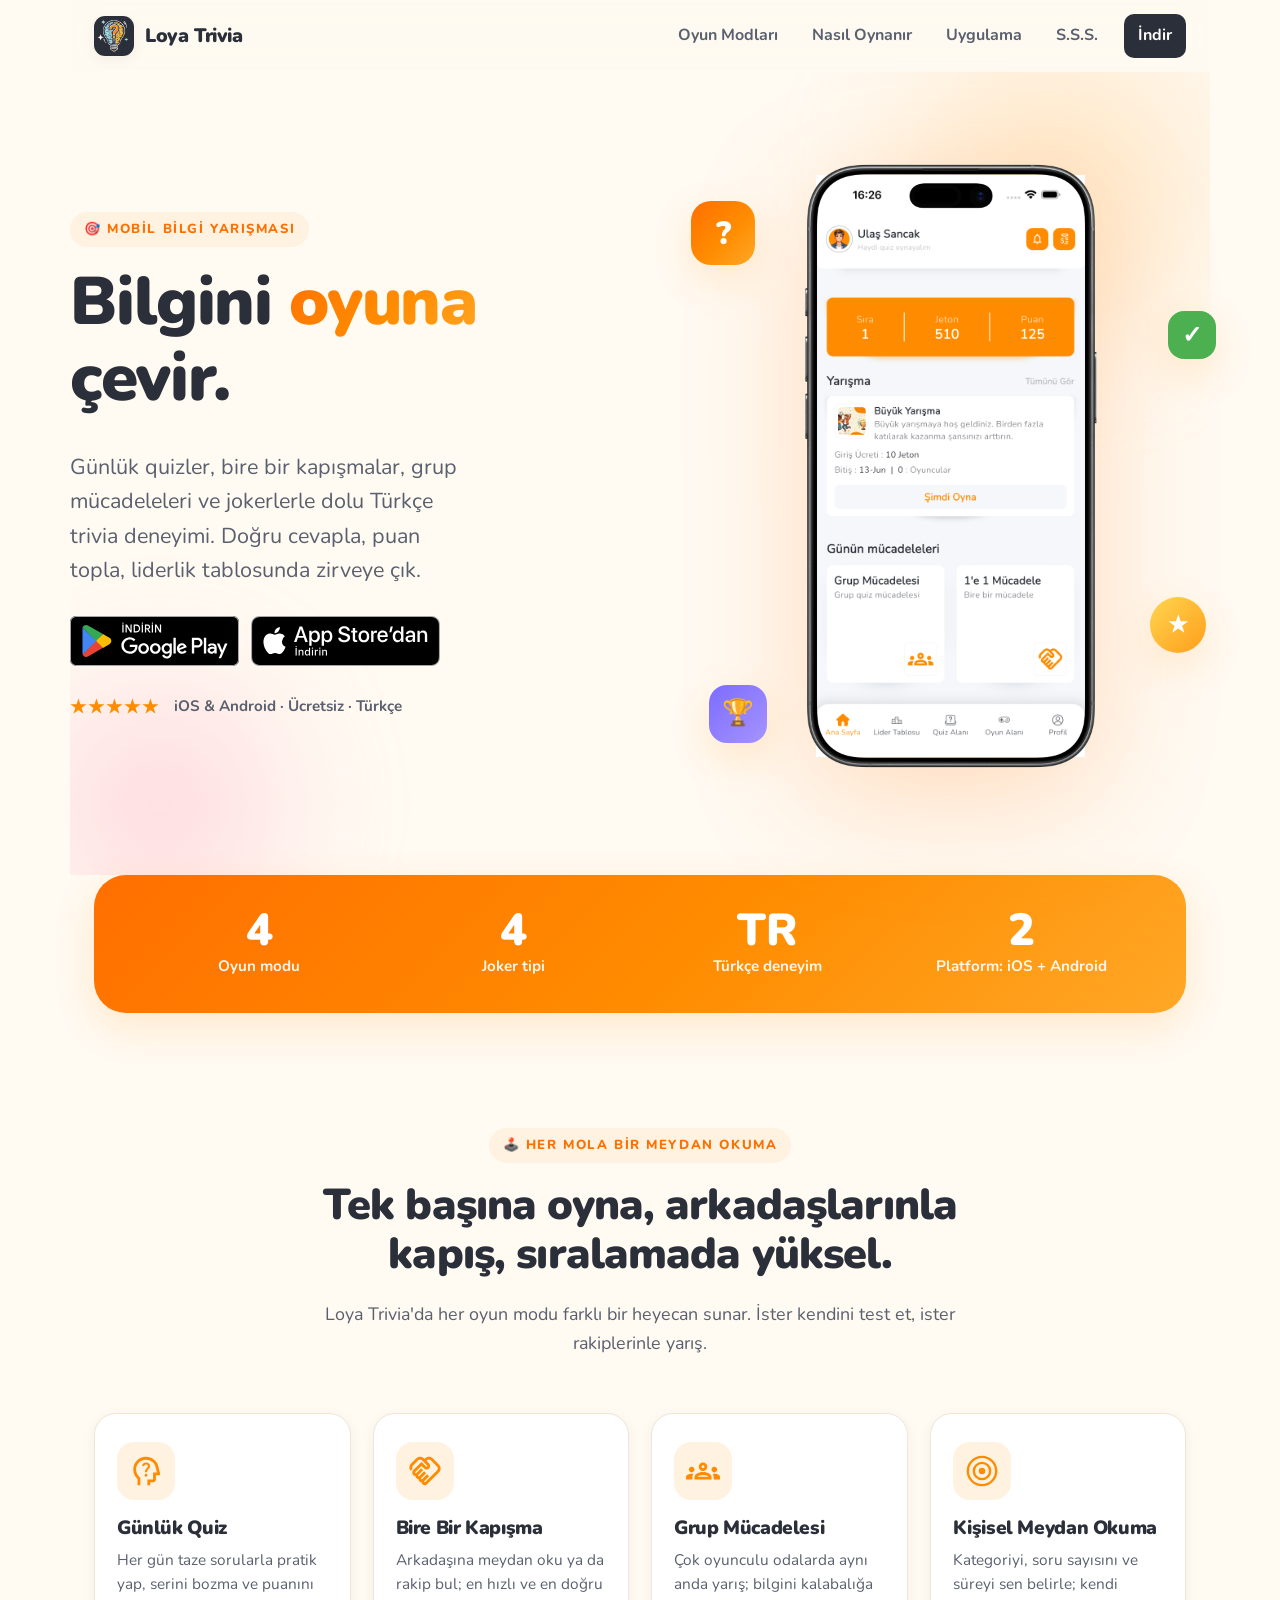
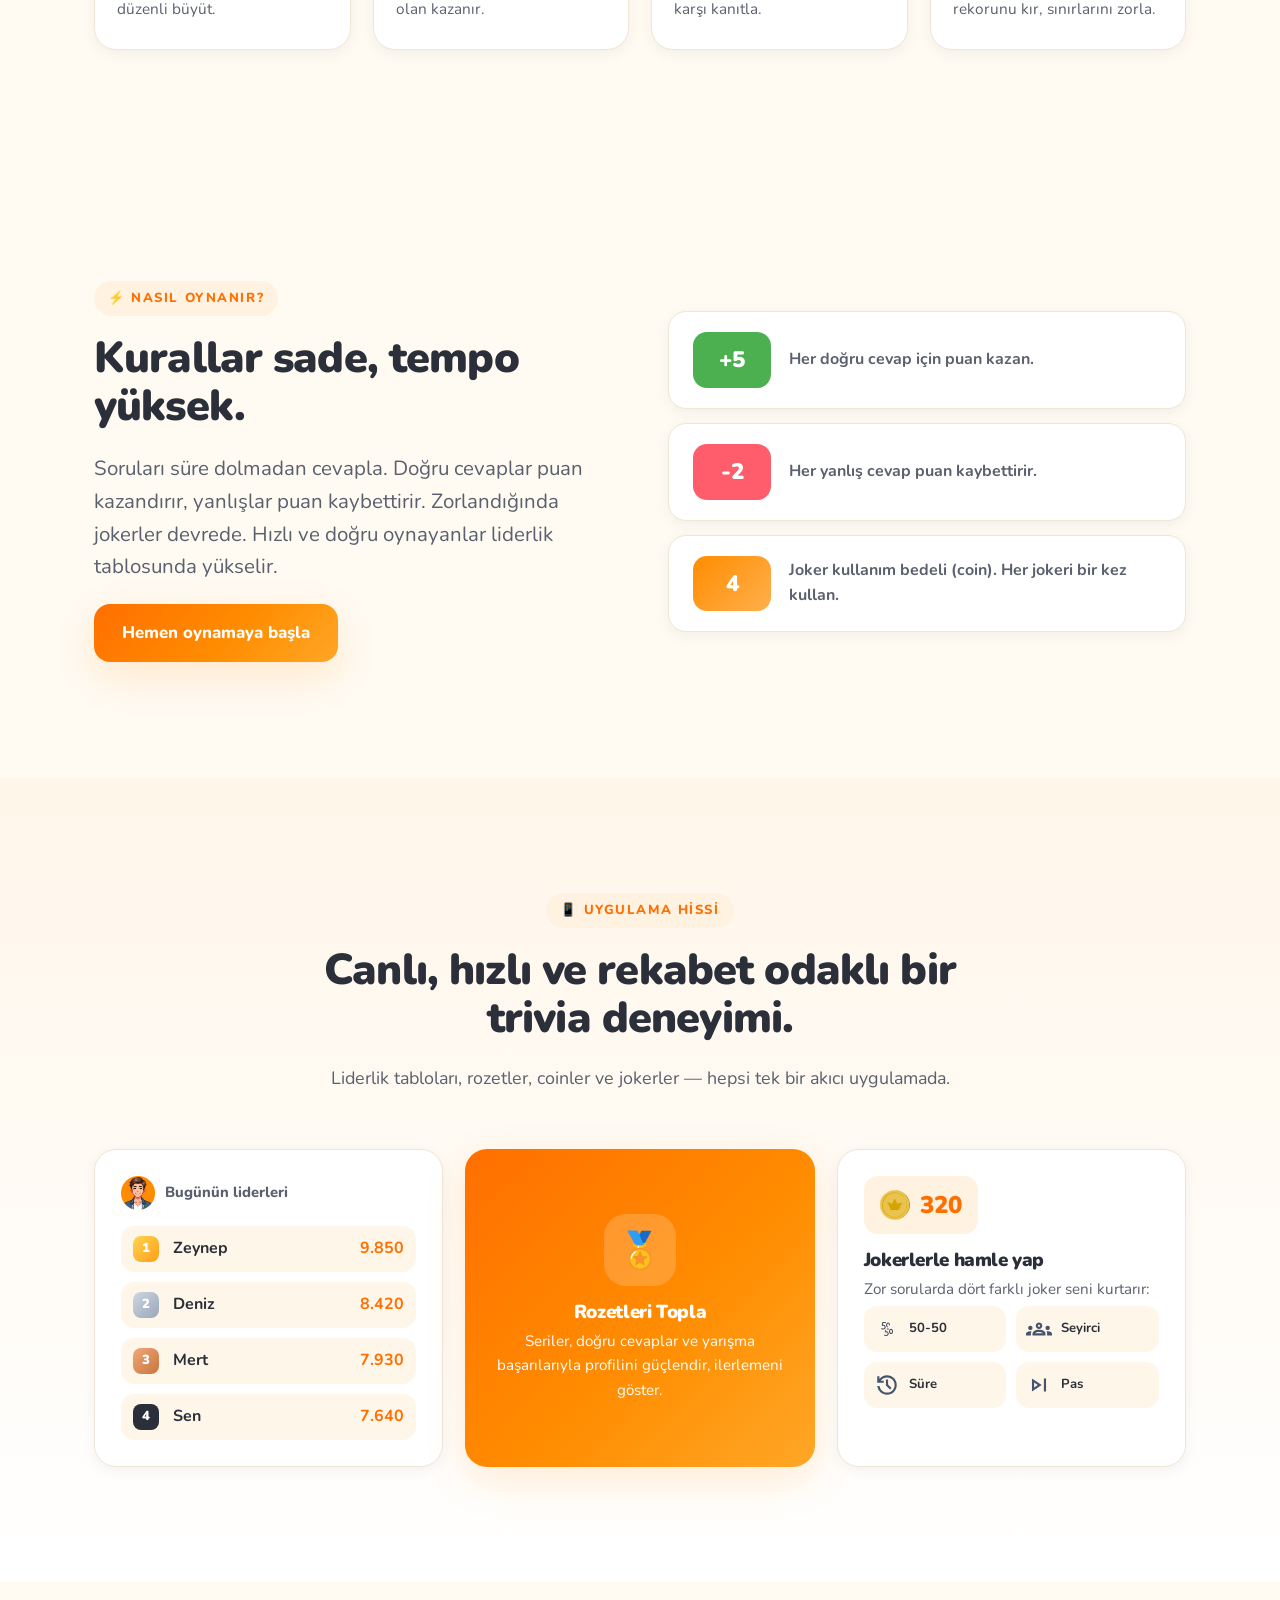
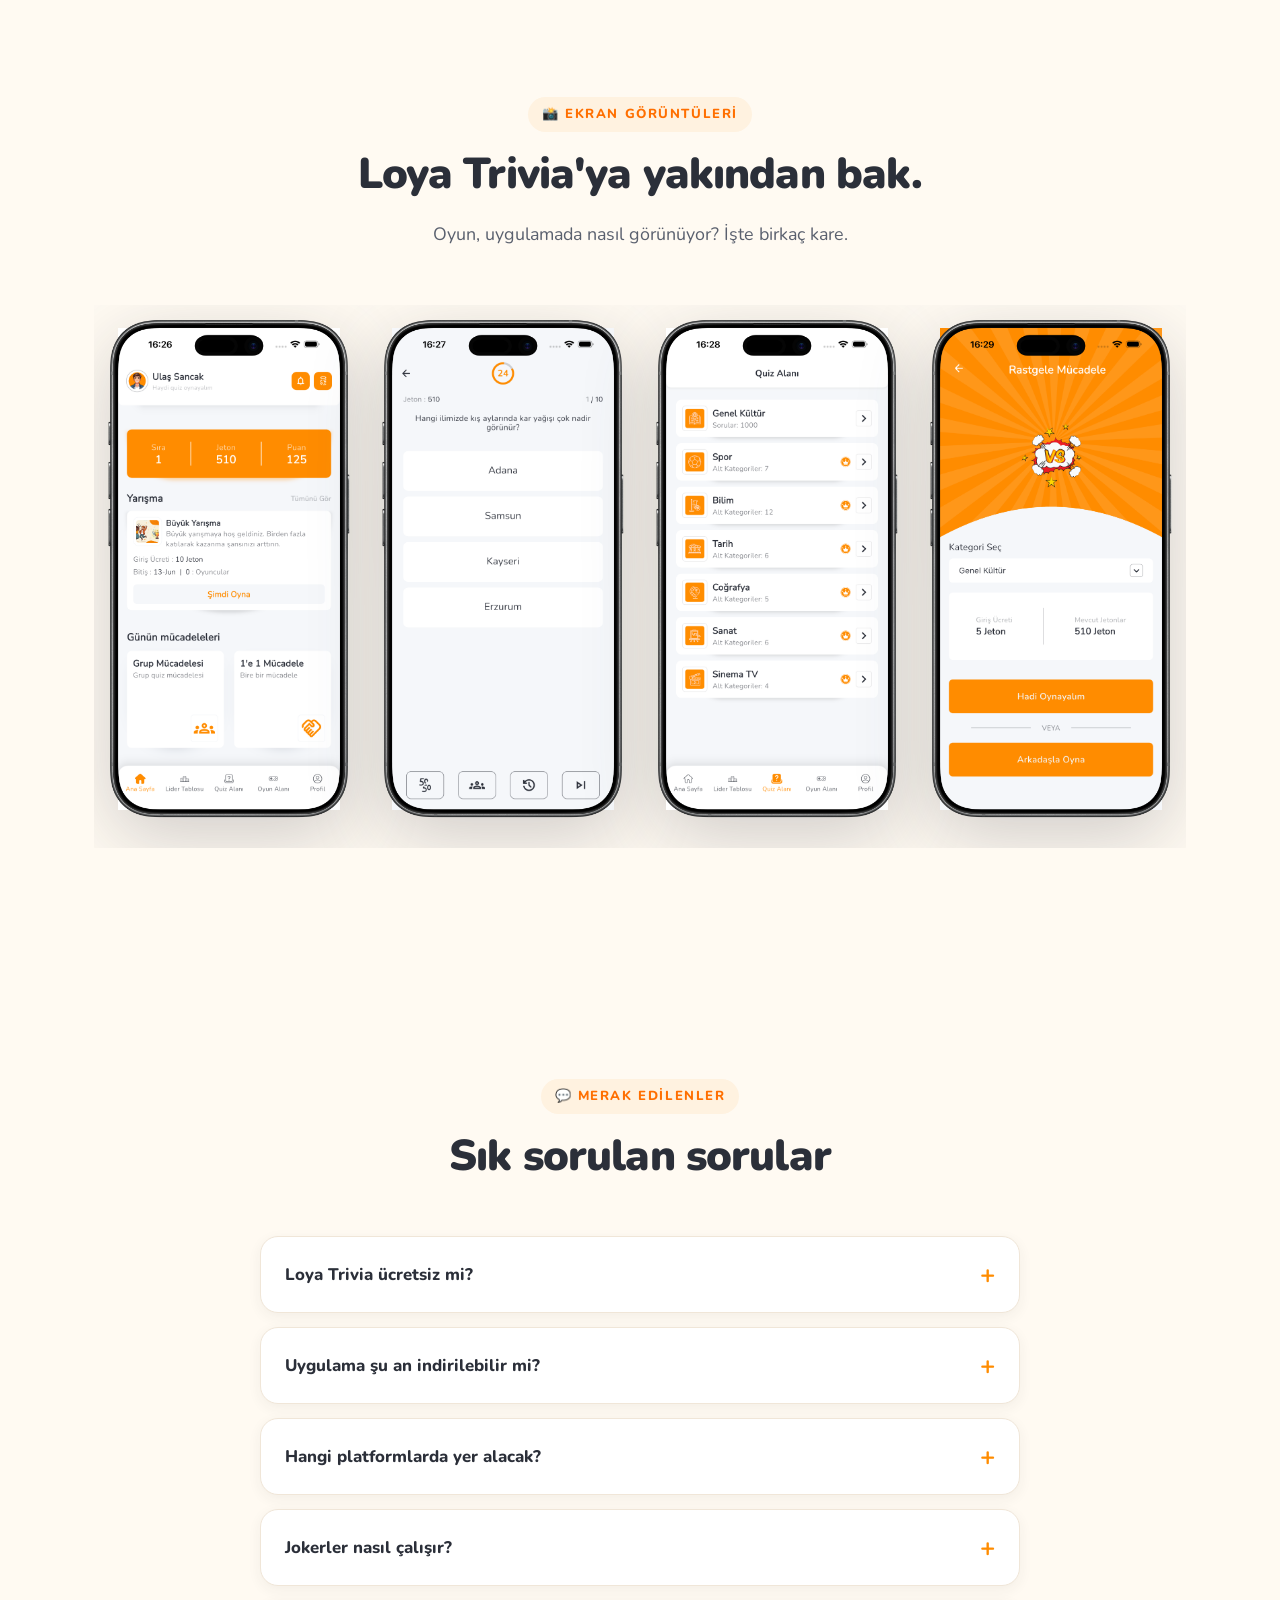
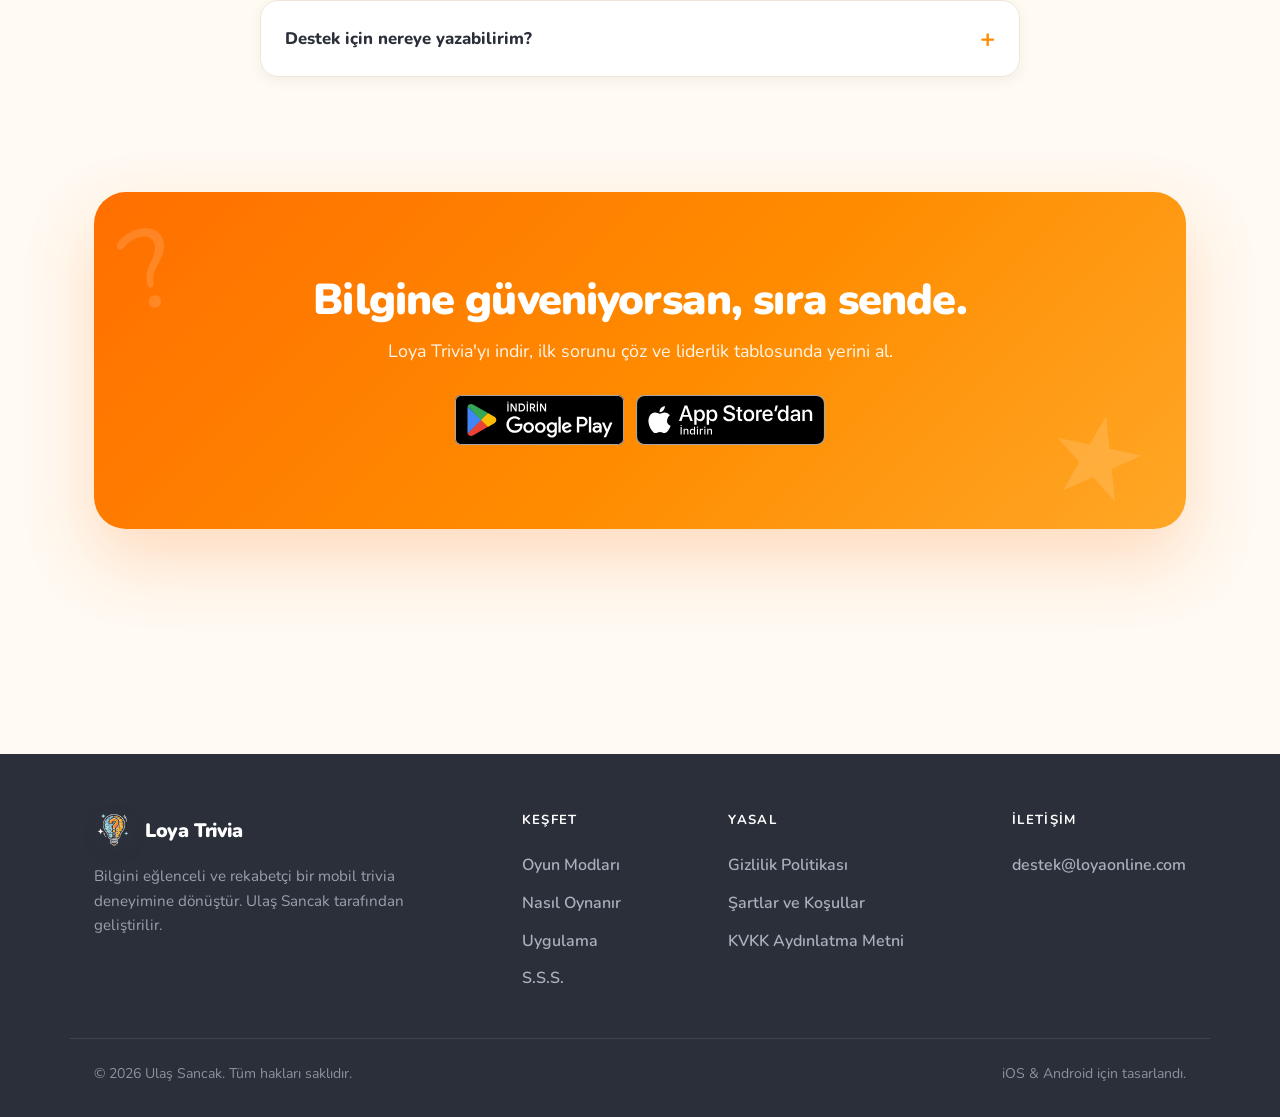
<file: index.html>
<!doctype html>
<html lang="tr">
  <head>
    <meta charset="utf-8" />
    <meta name="viewport" content="width=device-width, initial-scale=1" />
    <title>Loya Trivia | Mobil Bilgi Yarışması Oyunu</title>
    <meta
      name="description"
      content="Loya Trivia ile günlük quizler çöz, arkadaşlarınla bire bir kapış, grup mücadelelerine katıl, jokerlerle hamle yap ve liderlik tablosunda yüksel. iOS ve Android için Türkçe trivia oyunu."
    />
    <meta name="theme-color" content="#ff8c00" />

    <!-- Open Graph -->
    <meta property="og:title" content="Loya Trivia — Mobil Bilgi Yarışması" />
    <meta
      property="og:description"
      content="Bilgini eğlenceli ve rekabetçi bir mobil trivia deneyimine dönüştür."
    />
    <meta property="og:type" content="website" />
    <meta property="og:url" content="https://loyaonline.com/" />
    <meta property="og:image" content="assets/img/app-icon.png" />
    <meta property="og:locale" content="tr_TR" />
    <meta name="twitter:card" content="summary_large_image" />

    <link rel="canonical" href="https://loyaonline.com/" />
    <link rel="icon" type="image/png" href="favicon/favicon-96x96.png" sizes="96x96" />
    <link rel="icon" type="image/svg+xml" href="favicon/favicon.svg" />
    <link rel="shortcut icon" href="favicon/favicon.ico" />
    <link rel="apple-touch-icon" sizes="180x180" href="favicon/apple-touch-icon.png" />
    <meta name="apple-mobile-web-app-title" content="Loya Trivia" />
    <link rel="manifest" href="favicon/site.webmanifest" />

    <!-- Fonts (Nunito — same as the app) -->
    <link rel="preconnect" href="https://fonts.googleapis.com" />
    <link rel="preconnect" href="https://fonts.gstatic.com" crossorigin />
    <link
      href="https://fonts.googleapis.com/css2?family=Nunito:wght@400;600;700;800;900&display=swap"
      rel="stylesheet"
    />
    <link rel="stylesheet" href="assets/css/styles.css" />

    <!-- Structured data -->
    <script type="application/ld+json">
      {
        "@context": "https://schema.org",
        "@type": "MobileApplication",
        "name": "Loya Trivia",
        "operatingSystem": "ANDROID, IOS",
        "applicationCategory": "GameApplication",
        "offers": { "@type": "Offer", "price": "0", "priceCurrency": "TRY" },
        "publisher": { "@type": "Organization", "name": "Loya Online" }
      }
    </script>
  </head>
  <body>
    <header class="site-header" data-header>
      <a class="brand" href="index.html" aria-label="Loya Trivia ana sayfa">
        <img src="assets/img/app-icon.png" alt="Loya Trivia logo" />
        <span data-app-name>Loya Trivia</span>
      </a>
      <button
        class="nav-toggle"
        type="button"
        aria-label="Menüyü aç/kapat"
        aria-expanded="false"
        data-nav-toggle
      >
        <span></span><span></span><span></span>
      </button>
      <nav class="site-nav" data-nav>
        <a href="#modlar">Oyun Modları</a>
        <a href="#nasil">Nasıl Oynanır</a>
        <a href="#uygulama">Uygulama</a>
        <a href="#sss">S.S.S.</a>
        <a class="nav-cta" href="#indir">İndir</a>
      </nav>
    </header>

    <main>
      <!-- ============================================================ HERO -->
      <section class="hero wrap" id="indir">
        <div class="hero-bg" aria-hidden="true">
          <span class="blob blob-1"></span>
          <span class="blob blob-2"></span>
        </div>

        <div class="hero-copy">
          <p class="eyebrow">🎯 Mobil bilgi yarışması</p>
          <h1>Bilgini <span class="hl">oyuna</span> çevir.</h1>
          <p class="hero-lead">
            Günlük quizler, bire bir kapışmalar, grup mücadeleleri ve
            jokerlerle dolu Türkçe trivia deneyimi. Doğru cevapla, puan topla,
            liderlik tablosunda zirveye çık.
          </p>

          <div class="store-row">
            <a
              class="store-badge store-badge--google"
              href="#indir"
              data-store="googlePlay"
              aria-label="Google Play'den indir"
            >
              <img src="assets/img/badge-google-play.svg" alt="Google Play'den indir" />
            </a>
            <a
              class="store-badge store-badge--apple"
              href="#indir"
              data-store="appStore"
              aria-label="App Store'dan indir"
            >
              <img src="assets/img/badge-app-store.svg" alt="App Store'dan indir" />
            </a>
          </div>

          <div class="rating-row">
            <span class="stars" aria-hidden="true">★★★★★</span>
            <span>iOS &amp; Android · Ücretsiz · Türkçe</span>
          </div>
        </div>

        <div class="phone-stage" aria-label="Loya Trivia uygulama önizlemesi">
          <span class="spark spark-q" aria-hidden="true">?</span>
          <span class="spark spark-coin" aria-hidden="true">★</span>
          <span class="spark spark-badge" aria-hidden="true">🏆</span>
          <span class="spark spark-check" aria-hidden="true">✓</span>
          <div class="device device--hero" data-hero-device></div>
        </div>
      </section>

      <!-- =========================================================== STATS -->
      <section class="section" style="padding-top: 0">
        <div class="wrap">
          <div class="stats-strip reveal">
            <div>
              <strong data-stat-modes>4</strong>
              <span>Oyun modu</span>
            </div>
            <div>
              <strong data-stat-jokers>4</strong>
              <span>Joker tipi</span>
            </div>
            <div>
              <strong>TR</strong>
              <span>Türkçe deneyim</span>
            </div>
            <div>
              <strong>2</strong>
              <span>Platform: iOS + Android</span>
            </div>
          </div>
        </div>
      </section>

      <!-- =========================================================== MODES -->
      <section class="section" id="modlar" style="padding-top: 0">
        <div class="wrap">
          <div class="section-heading reveal">
            <p class="eyebrow">🕹️ Her mola bir meydan okuma</p>
            <h2>Tek başına oyna, arkadaşlarınla kapış, sıralamada yüksel.</h2>
            <p class="lead">
              Loya Trivia'da her oyun modu farklı bir heyecan sunar. İster
              kendini test et, ister rakiplerinle yarış.
            </p>
          </div>

          <div class="feature-grid">
            <article class="feature-card reveal">
              <div class="feature-icon">
                <img src="assets/img/icons/daily-quiz.svg" alt="" />
              </div>
              <h3>Günlük Quiz</h3>
              <p>
                Her gün taze sorularla pratik yap, serini bozma ve puanını
                düzenli büyüt.
              </p>
            </article>
            <article class="feature-card reveal">
              <div class="feature-icon">
                <img src="assets/img/icons/one-vs-one.svg" alt="" />
              </div>
              <h3>Bire Bir Kapışma</h3>
              <p>
                Arkadaşına meydan oku ya da rakip bul; en hızlı ve en doğru olan
                kazanır.
              </p>
            </article>
            <article class="feature-card reveal">
              <div class="feature-icon">
                <img src="assets/img/icons/group-battle.svg" alt="" />
              </div>
              <h3>Grup Mücadelesi</h3>
              <p>
                Çok oyunculu odalarda aynı anda yarış; bilgini kalabalığa karşı
                kanıtla.
              </p>
            </article>
            <article class="feature-card reveal">
              <div class="feature-icon">
                <img src="assets/img/icons/self-challenge.svg" alt="" />
              </div>
              <h3>Kişisel Meydan Okuma</h3>
              <p>
                Kategoriyi, soru sayısını ve süreyi sen belirle; kendi rekorunu
                kır, sınırlarını zorla.
              </p>
            </article>
          </div>
        </div>
      </section>

      <!-- ====================================================== HOW TO PLAY -->
      <section class="section" id="nasil">
        <div class="wrap split">
          <div class="reveal">
            <p class="eyebrow">⚡ Nasıl oynanır?</p>
            <h2>Kurallar sade, tempo yüksek.</h2>
            <p class="lead">
              Soruları süre dolmadan cevapla. Doğru cevaplar puan kazandırır,
              yanlışlar puan kaybettirir. Zorlandığında jokerler devrede.
              Hızlı ve doğru oynayanlar liderlik tablosunda yükselir.
            </p>
            <a class="btn btn-primary" href="#indir">Hemen oynamaya başla</a>
          </div>
          <div class="rules-list reveal">
            <div class="rule good">
              <span class="rule-badge" data-rule-correct>+5</span>
              <span>Her doğru cevap için puan kazan.</span>
            </div>
            <div class="rule bad">
              <span class="rule-badge" data-rule-wrong>-2</span>
              <span>Her yanlış cevap puan kaybettirir.</span>
            </div>
            <div class="rule coin">
              <span class="rule-badge" data-rule-joker>4</span>
              <span>Joker kullanım bedeli (coin). Her jokeri bir kez kullan.</span>
            </div>
          </div>
        </div>
      </section>

      <!-- ======================================================== SHOWCASE -->
      <section class="section showcase" id="uygulama">
        <div class="wrap">
          <div class="section-heading reveal">
            <p class="eyebrow">📱 Uygulama hissi</p>
            <h2>Canlı, hızlı ve rekabet odaklı bir trivia deneyimi.</h2>
            <p class="lead">
              Liderlik tabloları, rozetler, coinler ve jokerler — hepsi tek bir
              akıcı uygulamada.
            </p>
          </div>

          <div class="showcase-grid">
            <div class="mini-screen reveal">
              <div class="mini-header">
                <img src="assets/img/avatars/1.png" alt="" />
                <span>Bugünün liderleri</span>
              </div>
              <ol class="leader-list">
                <li>
                  <span class="rank">1</span> Zeynep <strong>9.850</strong>
                </li>
                <li>
                  <span class="rank">2</span> Deniz <strong>8.420</strong>
                </li>
                <li>
                  <span class="rank">3</span> Mert <strong>7.930</strong>
                </li>
                <li>
                  <span class="rank">4</span> Sen <strong>7.640</strong>
                </li>
              </ol>
            </div>

            <div class="mini-screen accent reveal">
              <div class="badge-big" aria-hidden="true">🏅</div>
              <h3>Rozetleri Topla</h3>
              <p>
                Seriler, doğru cevaplar ve yarışma başarılarıyla profilini
                güçlendir, ilerlemeni göster.
              </p>
            </div>

            <div class="mini-screen reveal">
              <div class="coin-bank">
                <img src="assets/img/icons/coin.svg" alt="" /> 320
              </div>
              <h3>Jokerlerle hamle yap</h3>
              <p>Zor sorularda dört farklı joker seni kurtarır:</p>
              <div class="lifeline-grid">
                <div class="lifeline-chip">
                  <img src="assets/img/icons/lifeline-fiftyfifty.svg" alt="" />
                  50-50
                </div>
                <div class="lifeline-chip">
                  <img
                    src="assets/img/icons/lifeline-audiencepoll.svg"
                    alt=""
                  />
                  Seyirci
                </div>
                <div class="lifeline-chip">
                  <img src="assets/img/icons/lifeline-resettime.svg" alt="" />
                  Süre
                </div>
                <div class="lifeline-chip">
                  <img src="assets/img/icons/lifeline-skip.svg" alt="" /> Pas
                </div>
              </div>
            </div>
          </div>
        </div>
      </section>

      <!-- ====================================================== SCREENSHOTS -->
      <!-- Hidden until media.screenshots is filled in site-config.js.
           main.js populates the row and reveals this section. -->
      <section class="section shots-section" id="ekranlar" data-shots-section hidden>
        <div class="wrap">
          <div class="section-heading reveal">
            <p class="eyebrow">📸 Ekran görüntüleri</p>
            <h2>Loya Trivia'ya yakından bak.</h2>
            <p class="lead">Oyun, uygulamada nasıl görünüyor? İşte birkaç kare.</p>
          </div>
          <div class="shots-row" data-shots-row></div>
        </div>
      </section>

      <!-- ============================================================= FAQ -->
      <section class="section" id="sss">
        <div class="wrap">
          <div class="section-heading reveal">
            <p class="eyebrow">💬 Merak edilenler</p>
            <h2>Sık sorulan sorular</h2>
          </div>

          <div class="faq-list">
            <article class="faq-item reveal" data-faq-item>
              <button type="button" data-faq-question aria-expanded="false">
                Loya Trivia ücretsiz mi?
              </button>
              <div class="faq-body">
                <p>
                  Evet. Loya Trivia ücretsiz olarak indirilip oynanabilir.
                  İsteğe bağlı uygulama içi satın almalar ve reklamlar
                  bulunabilir.
                </p>
              </div>
            </article>

            <article class="faq-item reveal" data-faq-item>
              <button type="button" data-faq-question aria-expanded="false">
                Uygulama şu an indirilebilir mi?
              </button>
              <div class="faq-body">
                <p data-prelaunch-faq>
                  Henüz değil. Loya Trivia yayın hazırlığında. App Store ve
                  Google Play yayınları tamamlandığında indirme bağlantıları
                  otomatik aktif edilecek.
                </p>
              </div>
            </article>

            <article class="faq-item reveal" data-faq-item>
              <button type="button" data-faq-question aria-expanded="false">
                Hangi platformlarda yer alacak?
              </button>
              <div class="faq-body">
                <p>
                  Android ve iOS için hazırlanıyor. Android paket adı
                  <code data-android-package></code>, iOS bundle ID
                  <code data-ios-bundle></code>.
                </p>
              </div>
            </article>

            <article class="faq-item reveal" data-faq-item>
              <button type="button" data-faq-question aria-expanded="false">
                Jokerler nasıl çalışır?
              </button>
              <div class="faq-body">
                <p>
                  Dört joker tipi vardır: 50-50, Seyirci Oylaması, Süreyi Yenile
                  ve Soruyu Geç. Her joker bir seviyede yalnızca bir kez
                  kullanılabilir ve coin karşılığında çalışır.
                </p>
              </div>
            </article>

            <article class="faq-item reveal" data-faq-item>
              <button type="button" data-faq-question aria-expanded="false">
                Destek için nereye yazabilirim?
              </button>
              <div class="faq-body">
                <p>
                  <a data-support-mailto href="mailto:destek@loyaonline.com">
                    <span data-support-email>destek@loyaonline.com</span>
                  </a>
                  adresinden bize ulaşabilirsin.
                </p>
              </div>
            </article>
          </div>
        </div>
      </section>

      <!-- ======================================================== CTA BAND -->
      <section class="section" style="padding-top: 0">
        <div class="wrap">
          <div class="cta-band reveal">
            <span class="cta-deco d1" aria-hidden="true">?</span>
            <span class="cta-deco d2" aria-hidden="true">★</span>
            <h2>Bilgine güveniyorsan, sıra sende.</h2>
            <p>
              Loya Trivia'yı indir, ilk sorunu çöz ve liderlik tablosunda
              yerini al.
            </p>
            <div class="store-row">
              <a
                class="store-badge store-badge--google"
                href="#indir"
                data-store="googlePlay"
                aria-label="Google Play'den indir"
              >
                <img
                  src="assets/img/badge-google-play.svg"
                  alt="Google Play'den indir"
                />
              </a>
              <a
                class="store-badge store-badge--apple"
                href="#indir"
                data-store="appStore"
                aria-label="App Store'dan indir"
              >
                <img
                  src="assets/img/badge-app-store.svg"
                  alt="App Store'dan indir"
                />
              </a>
            </div>
          </div>
        </div>
      </section>
    </main>

    <!-- ============================================================ FOOTER -->
    <footer class="site-footer">
      <div class="footer-grid">
        <div class="footer-brand">
          <a class="brand" href="index.html">
            <img src="assets/img/app-icon.png" alt="" />
            <span data-app-name>Loya Trivia</span>
          </a>
          <p>
            Bilgini eğlenceli ve rekabetçi bir mobil trivia deneyimine dönüştür.
            <span data-publisher-name>Loya Online</span> tarafından geliştirilir.
          </p>
          <div class="footer-social" data-social-row></div>
        </div>

        <div class="footer-col">
          <h4>Keşfet</h4>
          <a href="#modlar">Oyun Modları</a>
          <a href="#nasil">Nasıl Oynanır</a>
          <a href="#uygulama">Uygulama</a>
          <a href="#sss">S.S.S.</a>
        </div>

        <div class="footer-col">
          <h4>Yasal</h4>
          <a href="privacy.html">Gizlilik Politikası</a>
          <a href="terms.html">Şartlar ve Koşullar</a>
          <a href="kvkk.html">KVKK Aydınlatma Metni</a>
        </div>

        <div class="footer-col">
          <h4>İletişim</h4>
          <a data-support-mailto href="mailto:destek@loyaonline.com">
            <span data-support-email>destek@loyaonline.com</span>
          </a>
        </div>
      </div>

      <div class="footer-bottom">
        <span
          >© <span data-year>2026</span>
          <span data-publisher-name>Loya Online</span>. Tüm hakları saklıdır.</span
        >
        <span>iOS &amp; Android için tasarlandı.</span>
      </div>
    </footer>

    <script src="assets/js/site-config.js"></script>
    <script src="assets/js/main.js"></script>
  </body>
</html>
</file>
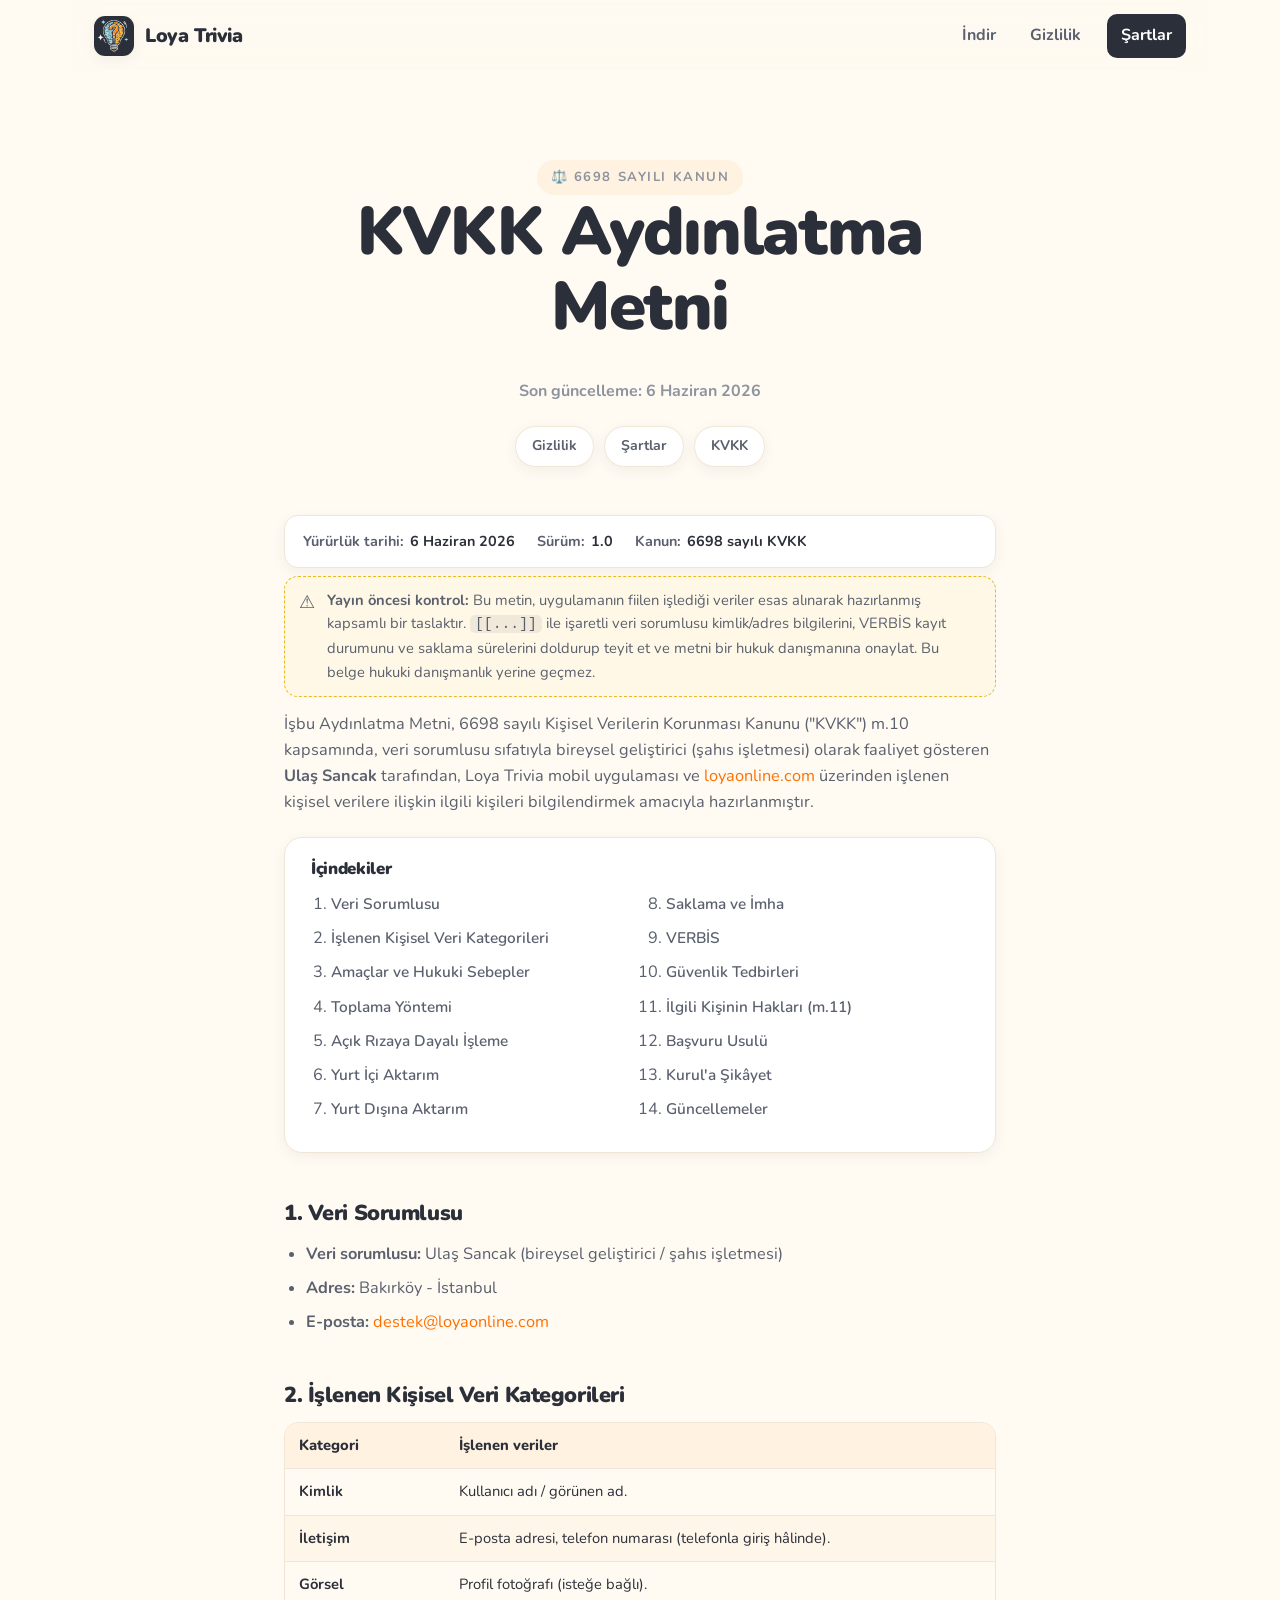
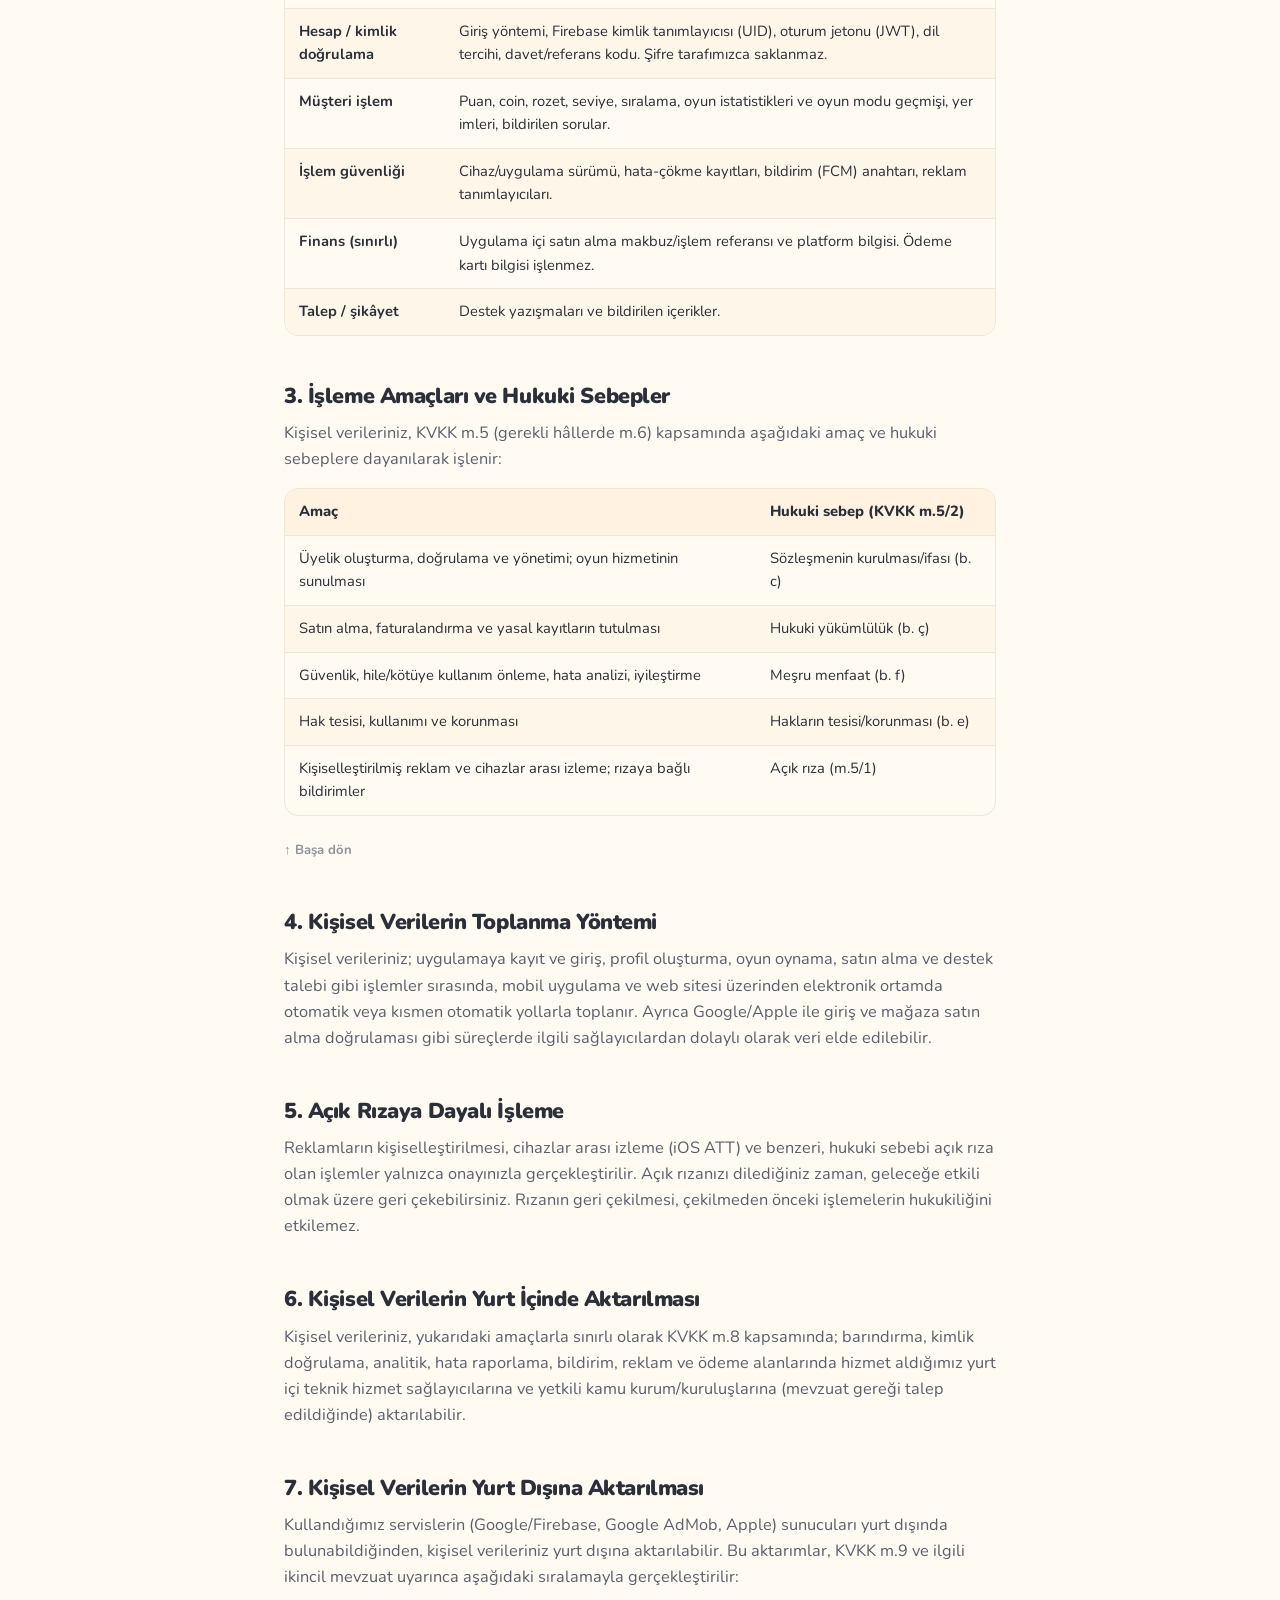
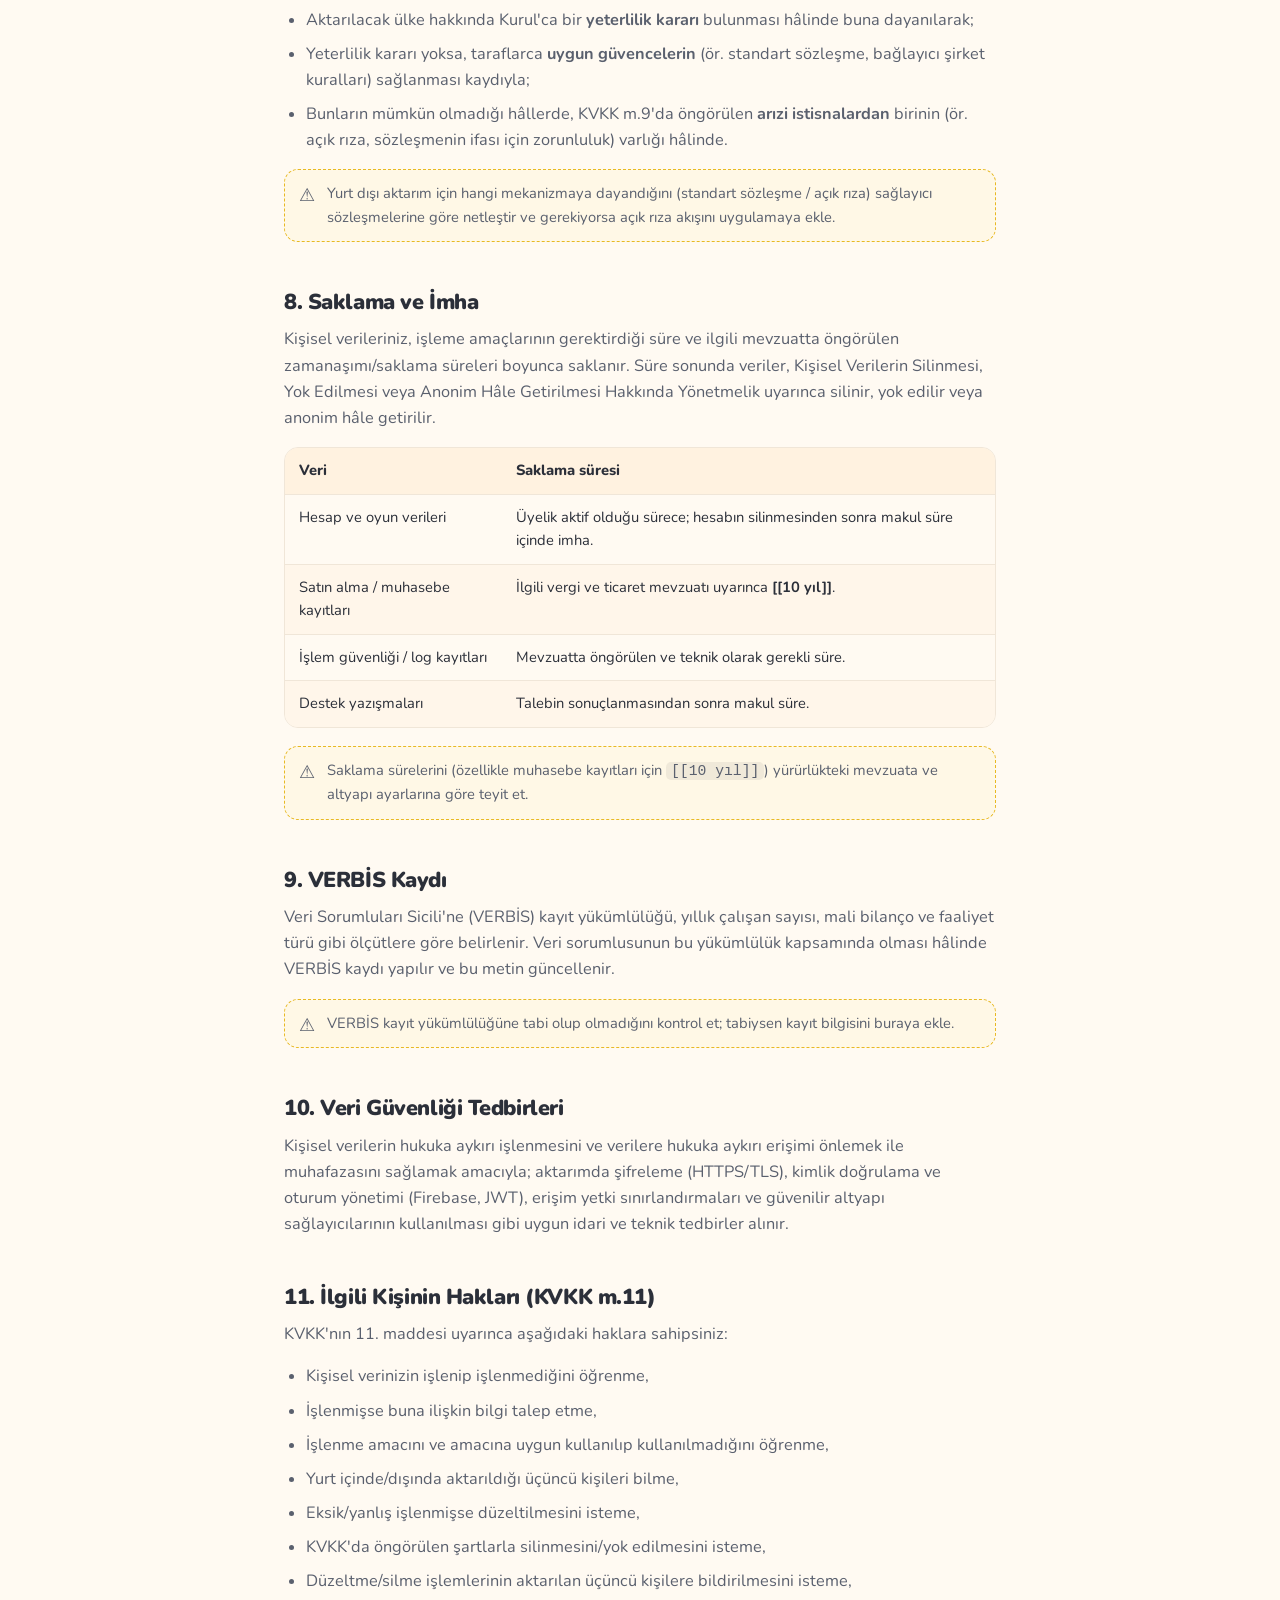
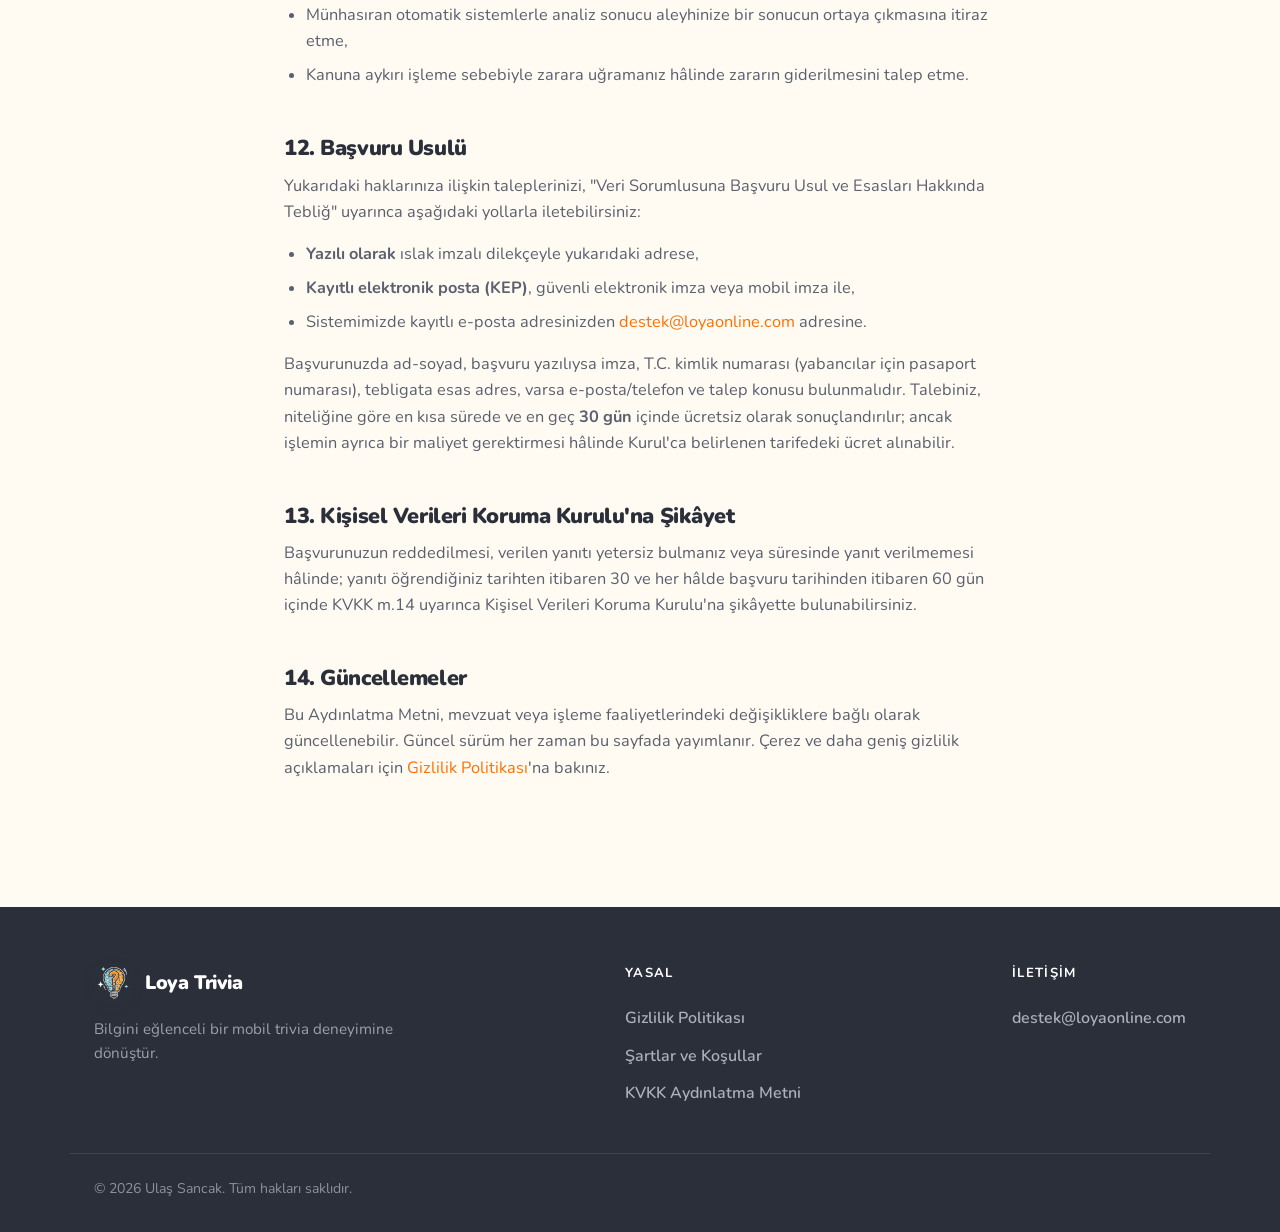
<file: kvkk.html>
<!doctype html>
<html lang="tr">
  <head>
    <meta charset="utf-8" />
    <meta name="viewport" content="width=device-width, initial-scale=1" />
    <title>KVKK Aydınlatma Metni | Loya Trivia</title>
    <meta
      name="description"
      content="Loya Trivia KVKK Aydınlatma Metni: veri sorumlusu, işlenen kişisel veri kategorileri, amaçlar ve hukuki sebepler, yurt içi/yurt dışı aktarım, saklama ve imha, VERBİS, ilgili kişi hakları (m.11), başvuru usulü ve Kurul'a şikâyet."
    />
    <meta name="theme-color" content="#ff8c00" />
    <link rel="canonical" href="https://loyaonline.com/kvkk.html" />
    <link rel="icon" type="image/png" href="favicon/favicon-96x96.png" sizes="96x96" />
    <link rel="icon" type="image/svg+xml" href="favicon/favicon.svg" />
    <link rel="shortcut icon" href="favicon/favicon.ico" />
    <link rel="apple-touch-icon" sizes="180x180" href="favicon/apple-touch-icon.png" />
    <meta name="apple-mobile-web-app-title" content="Loya Trivia" />
    <link rel="preconnect" href="https://fonts.googleapis.com" />
    <link rel="preconnect" href="https://fonts.gstatic.com" crossorigin />
    <link
      href="https://fonts.googleapis.com/css2?family=Nunito:wght@400;600;700;800;900&display=swap"
      rel="stylesheet"
    />
    <link rel="stylesheet" href="assets/css/styles.css" />
  </head>
  <body class="legal-page">
    <header class="site-header" data-header>
      <a class="brand" href="index.html">
        <img src="assets/img/app-icon.png" alt="Loya Trivia logo" />
        <span data-app-name>Loya Trivia</span>
      </a>
      <nav class="site-nav">
        <a href="index.html#indir">İndir</a>
        <a href="privacy.html">Gizlilik</a>
        <a class="nav-cta" href="terms.html">Şartlar</a>
      </nav>
    </header>

    <main>
      <section class="legal-hero" id="ust">
        <p class="eyebrow">⚖️ 6698 Sayılı Kanun</p>
        <h1>KVKK Aydınlatma Metni</h1>
        <p>Son güncelleme: <span data-last-updated>6 Haziran 2026</span></p>
        <div class="legal-toc">
          <a href="privacy.html">Gizlilik</a>
          <a href="terms.html">Şartlar</a>
          <a href="kvkk.html">KVKK</a>
        </div>
      </section>

      <article class="legal-content">
        <div class="legal-meta">
          <span>Yürürlük tarihi: <b data-last-updated>6 Haziran 2026</b></span>
          <span>Sürüm: <b>1.0</b></span>
          <span>Kanun: <b>6698 sayılı KVKK</b></span>
        </div>

        <p class="legal-flag">
          <strong>Yayın öncesi kontrol:</strong> Bu metin, uygulamanın fiilen
          işlediği veriler esas alınarak hazırlanmış kapsamlı bir taslaktır.
          <code>[[...]]</code> ile işaretli veri sorumlusu kimlik/adres
          bilgilerini, VERBİS kayıt durumunu ve saklama sürelerini doldurup teyit
          et ve metni bir hukuk danışmanına onaylat. Bu belge hukuki danışmanlık
          yerine geçmez.
        </p>

        <p>
          İşbu Aydınlatma Metni, 6698 sayılı Kişisel Verilerin Korunması Kanunu
          ("KVKK") m.10 kapsamında, veri sorumlusu sıfatıyla bireysel geliştirici
          (şahıs işletmesi) olarak faaliyet gösteren
          <strong data-controller-name>[[Ad Soyad — veri sorumlusu]]</strong>
          tarafından, <span data-app-name>Loya Trivia</span> mobil uygulaması ve
          <a href="index.html">loyaonline.com</a> üzerinden işlenen kişisel
          verilere ilişkin ilgili kişileri bilgilendirmek amacıyla
          hazırlanmıştır.
        </p>

        <!-- TOC -->
        <nav class="legal-index" aria-label="İçindekiler">
          <h2>İçindekiler</h2>
          <ol>
            <li><a href="#sorumlu">Veri Sorumlusu</a></li>
            <li><a href="#kategori">İşlenen Kişisel Veri Kategorileri</a></li>
            <li><a href="#amac">Amaçlar ve Hukuki Sebepler</a></li>
            <li><a href="#yontem">Toplama Yöntemi</a></li>
            <li><a href="#riza">Açık Rızaya Dayalı İşleme</a></li>
            <li><a href="#aktarim-ic">Yurt İçi Aktarım</a></li>
            <li><a href="#aktarim-dis">Yurt Dışına Aktarım</a></li>
            <li><a href="#saklama">Saklama ve İmha</a></li>
            <li><a href="#verbis">VERBİS</a></li>
            <li><a href="#guvenlik">Güvenlik Tedbirleri</a></li>
            <li><a href="#haklar">İlgili Kişinin Hakları (m.11)</a></li>
            <li><a href="#basvuru">Başvuru Usulü</a></li>
            <li><a href="#kurul">Kurul'a Şikâyet</a></li>
            <li><a href="#guncelleme">Güncellemeler</a></li>
          </ol>
        </nav>

        <!-- 1 -->
        <h2 id="sorumlu">1. Veri Sorumlusu</h2>
        <ul>
          <li>
            <strong>Veri sorumlusu:</strong>
            <span data-controller-name>[[Ad Soyad — veri sorumlusu]]</span>
            (bireysel geliştirici / şahıs işletmesi)
          </li>
          <li>
            <strong>Adres:</strong>
            <span data-controller-address>[[Açık adres — il/ilçe dahil]]</span>
          </li>
          <li>
            <strong>E-posta:</strong>
            <a data-support-mailto href="mailto:destek@loyaonline.com">
              <span data-support-email>destek@loyaonline.com</span>
            </a>
          </li>
        </ul>

        <!-- 2 -->
        <h2 id="kategori">2. İşlenen Kişisel Veri Kategorileri</h2>
        <div class="table-scroll">
          <table>
            <thead>
              <tr>
                <th>Kategori</th>
                <th>İşlenen veriler</th>
              </tr>
            </thead>
            <tbody>
              <tr>
                <td><strong>Kimlik</strong></td>
                <td>Kullanıcı adı / görünen ad.</td>
              </tr>
              <tr>
                <td><strong>İletişim</strong></td>
                <td>E-posta adresi, telefon numarası (telefonla giriş hâlinde).</td>
              </tr>
              <tr>
                <td><strong>Görsel</strong></td>
                <td>Profil fotoğrafı (isteğe bağlı).</td>
              </tr>
              <tr>
                <td><strong>Hesap / kimlik doğrulama</strong></td>
                <td>
                  Giriş yöntemi, Firebase kimlik tanımlayıcısı (UID), oturum
                  jetonu (JWT), dil tercihi, davet/referans kodu. Şifre
                  tarafımızca saklanmaz.
                </td>
              </tr>
              <tr>
                <td><strong>Müşteri işlem</strong></td>
                <td>
                  Puan, coin, rozet, seviye, sıralama, oyun istatistikleri ve
                  oyun modu geçmişi, yer imleri, bildirilen sorular.
                </td>
              </tr>
              <tr>
                <td><strong>İşlem güvenliği</strong></td>
                <td>
                  Cihaz/uygulama sürümü, hata-çökme kayıtları, bildirim (FCM)
                  anahtarı, reklam tanımlayıcıları.
                </td>
              </tr>
              <tr>
                <td><strong>Finans (sınırlı)</strong></td>
                <td>
                  Uygulama içi satın alma makbuz/işlem referansı ve platform
                  bilgisi. Ödeme kartı bilgisi işlenmez.
                </td>
              </tr>
              <tr>
                <td><strong>Talep / şikâyet</strong></td>
                <td>Destek yazışmaları ve bildirilen içerikler.</td>
              </tr>
            </tbody>
          </table>
        </div>

        <!-- 3 -->
        <h2 id="amac">3. İşleme Amaçları ve Hukuki Sebepler</h2>
        <p>
          Kişisel verileriniz, KVKK m.5 (gerekli hâllerde m.6) kapsamında
          aşağıdaki amaç ve hukuki sebeplere dayanılarak işlenir:
        </p>
        <div class="table-scroll">
          <table>
            <thead>
              <tr>
                <th>Amaç</th>
                <th>Hukuki sebep (KVKK m.5/2)</th>
              </tr>
            </thead>
            <tbody>
              <tr>
                <td>Üyelik oluşturma, doğrulama ve yönetimi; oyun hizmetinin sunulması</td>
                <td>Sözleşmenin kurulması/ifası (b. c)</td>
              </tr>
              <tr>
                <td>Satın alma, faturalandırma ve yasal kayıtların tutulması</td>
                <td>Hukuki yükümlülük (b. ç)</td>
              </tr>
              <tr>
                <td>Güvenlik, hile/kötüye kullanım önleme, hata analizi, iyileştirme</td>
                <td>Meşru menfaat (b. f)</td>
              </tr>
              <tr>
                <td>Hak tesisi, kullanımı ve korunması</td>
                <td>Hakların tesisi/korunması (b. e)</td>
              </tr>
              <tr>
                <td>Kişiselleştirilmiş reklam ve cihazlar arası izleme; rızaya bağlı bildirimler</td>
                <td>Açık rıza (m.5/1)</td>
              </tr>
            </tbody>
          </table>
        </div>
        <a class="to-top" href="#ust">↑ Başa dön</a>

        <!-- 4 -->
        <h2 id="yontem">4. Kişisel Verilerin Toplanma Yöntemi</h2>
        <p>
          Kişisel verileriniz; uygulamaya kayıt ve giriş, profil oluşturma, oyun
          oynama, satın alma ve destek talebi gibi işlemler sırasında, mobil
          uygulama ve web sitesi üzerinden elektronik ortamda otomatik veya
          kısmen otomatik yollarla toplanır. Ayrıca Google/Apple ile giriş ve
          mağaza satın alma doğrulaması gibi süreçlerde ilgili sağlayıcılardan
          dolaylı olarak veri elde edilebilir.
        </p>

        <!-- 5 -->
        <h2 id="riza">5. Açık Rızaya Dayalı İşleme</h2>
        <p>
          Reklamların kişiselleştirilmesi, cihazlar arası izleme (iOS ATT) ve
          benzeri, hukuki sebebi açık rıza olan işlemler yalnızca onayınızla
          gerçekleştirilir. Açık rızanızı dilediğiniz zaman, geleceğe etkili
          olmak üzere geri çekebilirsiniz. Rızanın geri çekilmesi, çekilmeden
          önceki işlemelerin hukukiliğini etkilemez.
        </p>

        <!-- 6 -->
        <h2 id="aktarim-ic">6. Kişisel Verilerin Yurt İçinde Aktarılması</h2>
        <p>
          Kişisel verileriniz, yukarıdaki amaçlarla sınırlı olarak KVKK m.8
          kapsamında; barındırma, kimlik doğrulama, analitik, hata raporlama,
          bildirim, reklam ve ödeme alanlarında hizmet aldığımız yurt içi teknik
          hizmet sağlayıcılarına ve yetkili kamu kurum/kuruluşlarına (mevzuat
          gereği talep edildiğinde) aktarılabilir.
        </p>

        <!-- 7 -->
        <h2 id="aktarim-dis">7. Kişisel Verilerin Yurt Dışına Aktarılması</h2>
        <p>
          Kullandığımız servislerin (Google/Firebase, Google AdMob, Apple)
          sunucuları yurt dışında bulunabildiğinden,
          kişisel verileriniz yurt dışına aktarılabilir. Bu aktarımlar, KVKK
          m.9 ve ilgili ikincil mevzuat uyarınca aşağıdaki sıralamayla
          gerçekleştirilir:
        </p>
        <ul>
          <li>
            Aktarılacak ülke hakkında Kurul'ca bir <strong>yeterlilik kararı</strong>
            bulunması hâlinde buna dayanılarak;
          </li>
          <li>
            Yeterlilik kararı yoksa, taraflarca <strong>uygun güvencelerin</strong>
            (ör. standart sözleşme, bağlayıcı şirket kuralları) sağlanması
            kaydıyla;
          </li>
          <li>
            Bunların mümkün olmadığı hâllerde, KVKK m.9'da öngörülen
            <strong>arızi istisnalardan</strong> birinin (ör. açık rıza,
            sözleşmenin ifası için zorunluluk) varlığı hâlinde.
          </li>
        </ul>
        <p class="legal-flag">
          Yurt dışı aktarım için hangi mekanizmaya dayandığını (standart
          sözleşme / açık rıza) sağlayıcı sözleşmelerine göre netleştir ve
          gerekiyorsa açık rıza akışını uygulamaya ekle.
        </p>

        <!-- 8 -->
        <h2 id="saklama">8. Saklama ve İmha</h2>
        <p>
          Kişisel verileriniz, işleme amaçlarının gerektirdiği süre ve ilgili
          mevzuatta öngörülen zamanaşımı/saklama süreleri boyunca saklanır. Süre
          sonunda veriler, Kişisel Verilerin Silinmesi, Yok Edilmesi veya Anonim
          Hâle Getirilmesi Hakkında Yönetmelik uyarınca silinir, yok edilir veya
          anonim hâle getirilir.
        </p>
        <div class="table-scroll">
          <table>
            <thead>
              <tr>
                <th>Veri</th>
                <th>Saklama süresi</th>
              </tr>
            </thead>
            <tbody>
              <tr>
                <td>Hesap ve oyun verileri</td>
                <td>Üyelik aktif olduğu sürece; hesabın silinmesinden sonra makul süre içinde imha.</td>
              </tr>
              <tr>
                <td>Satın alma / muhasebe kayıtları</td>
                <td>İlgili vergi ve ticaret mevzuatı uyarınca <strong>[[10 yıl]]</strong>.</td>
              </tr>
              <tr>
                <td>İşlem güvenliği / log kayıtları</td>
                <td>Mevzuatta öngörülen ve teknik olarak gerekli süre.</td>
              </tr>
              <tr>
                <td>Destek yazışmaları</td>
                <td>Talebin sonuçlanmasından sonra makul süre.</td>
              </tr>
            </tbody>
          </table>
        </div>
        <p class="legal-flag">
          Saklama sürelerini (özellikle muhasebe kayıtları için
          <code>[[10 yıl]]</code>) yürürlükteki mevzuata ve altyapı ayarlarına
          göre teyit et.
        </p>

        <!-- 9 -->
        <h2 id="verbis">9. VERBİS Kaydı</h2>
        <p>
          Veri Sorumluları Sicili'ne (VERBİS) kayıt yükümlülüğü, yıllık çalışan
          sayısı, mali bilanço ve faaliyet türü gibi ölçütlere göre belirlenir.
          Veri sorumlusunun bu yükümlülük kapsamında olması hâlinde VERBİS kaydı
          yapılır ve bu metin güncellenir.
        </p>
        <p class="legal-flag">
          VERBİS kayıt yükümlülüğüne tabi olup olmadığını kontrol et; tabiysen
          kayıt bilgisini buraya ekle.
        </p>

        <!-- 10 -->
        <h2 id="guvenlik">10. Veri Güvenliği Tedbirleri</h2>
        <p>
          Kişisel verilerin hukuka aykırı işlenmesini ve verilere hukuka aykırı
          erişimi önlemek ile muhafazasını sağlamak amacıyla; aktarımda
          şifreleme (HTTPS/TLS), kimlik doğrulama ve oturum yönetimi (Firebase,
          JWT), erişim yetki sınırlandırmaları ve güvenilir altyapı
          sağlayıcılarının kullanılması gibi uygun idari ve teknik tedbirler
          alınır.
        </p>

        <!-- 11 -->
        <h2 id="haklar">11. İlgili Kişinin Hakları (KVKK m.11)</h2>
        <p>KVKK'nın 11. maddesi uyarınca aşağıdaki haklara sahipsiniz:</p>
        <ul>
          <li>Kişisel verinizin işlenip işlenmediğini öğrenme,</li>
          <li>İşlenmişse buna ilişkin bilgi talep etme,</li>
          <li>İşlenme amacını ve amacına uygun kullanılıp kullanılmadığını öğrenme,</li>
          <li>Yurt içinde/dışında aktarıldığı üçüncü kişileri bilme,</li>
          <li>Eksik/yanlış işlenmişse düzeltilmesini isteme,</li>
          <li>KVKK'da öngörülen şartlarla silinmesini/yok edilmesini isteme,</li>
          <li>Düzeltme/silme işlemlerinin aktarılan üçüncü kişilere bildirilmesini isteme,</li>
          <li>
            Münhasıran otomatik sistemlerle analiz sonucu aleyhinize bir sonucun
            ortaya çıkmasına itiraz etme,
          </li>
          <li>Kanuna aykırı işleme sebebiyle zarara uğramanız hâlinde zararın giderilmesini talep etme.</li>
        </ul>

        <!-- 12 -->
        <h2 id="basvuru">12. Başvuru Usulü</h2>
        <p>
          Yukarıdaki haklarınıza ilişkin taleplerinizi, "Veri Sorumlusuna
          Başvuru Usul ve Esasları Hakkında Tebliğ" uyarınca aşağıdaki yollarla
          iletebilirsiniz:
        </p>
        <ul>
          <li>
            <strong>Yazılı olarak</strong> ıslak imzalı dilekçeyle yukarıdaki
            adrese,
          </li>
          <li>
            <strong>Kayıtlı elektronik posta (KEP)</strong>, güvenli elektronik
            imza veya mobil imza ile,
          </li>
          <li>
            Sistemimizde kayıtlı e-posta adresinizden
            <a data-support-mailto href="mailto:destek@loyaonline.com">
              <span data-support-email>destek@loyaonline.com</span></a
            >
            adresine.
          </li>
        </ul>
        <p>
          Başvurunuzda ad-soyad, başvuru yazılıysa imza, T.C. kimlik numarası
          (yabancılar için pasaport numarası), tebligata esas adres, varsa
          e-posta/telefon ve talep konusu bulunmalıdır. Talebiniz, niteliğine
          göre en kısa sürede ve en geç <strong>30 gün</strong> içinde
          ücretsiz olarak sonuçlandırılır; ancak işlemin ayrıca bir maliyet
          gerektirmesi hâlinde Kurul'ca belirlenen tarifedeki ücret alınabilir.
        </p>

        <!-- 13 -->
        <h2 id="kurul">13. Kişisel Verileri Koruma Kurulu'na Şikâyet</h2>
        <p>
          Başvurunuzun reddedilmesi, verilen yanıtı yetersiz bulmanız veya
          süresinde yanıt verilmemesi hâlinde; yanıtı öğrendiğiniz tarihten
          itibaren 30 ve her hâlde başvuru tarihinden itibaren 60 gün içinde
          KVKK m.14 uyarınca Kişisel Verileri Koruma Kurulu'na şikâyette
          bulunabilirsiniz.
        </p>

        <!-- 14 -->
        <h2 id="guncelleme">14. Güncellemeler</h2>
        <p>
          Bu Aydınlatma Metni, mevzuat veya işleme faaliyetlerindeki
          değişikliklere bağlı olarak güncellenebilir. Güncel sürüm her zaman bu
          sayfada yayımlanır. Çerez ve daha geniş gizlilik açıklamaları için
          <a href="privacy.html">Gizlilik Politikası</a>'na bakınız.
        </p>
      </article>
    </main>

    <footer class="site-footer">
      <div class="footer-grid">
        <div class="footer-brand">
          <a class="brand" href="index.html">
            <img src="assets/img/app-icon.png" alt="" />
            <span data-app-name>Loya Trivia</span>
          </a>
          <p>Bilgini eğlenceli bir mobil trivia deneyimine dönüştür.</p>
        </div>
        <div class="footer-col">
          <h4>Yasal</h4>
          <a href="privacy.html">Gizlilik Politikası</a>
          <a href="terms.html">Şartlar ve Koşullar</a>
          <a href="kvkk.html">KVKK Aydınlatma Metni</a>
        </div>
        <div class="footer-col">
          <h4>İletişim</h4>
          <a data-support-mailto href="mailto:destek@loyaonline.com">
            <span data-support-email>destek@loyaonline.com</span>
          </a>
        </div>
      </div>
      <div class="footer-bottom">
        <span
          >© <span data-year>2026</span>
          <span data-publisher-name>Loya Online</span>. Tüm hakları
          saklıdır.</span
        >
      </div>
    </footer>

    <script src="assets/js/site-config.js"></script>
    <script src="assets/js/main.js"></script>
  </body>
</html>
</file>
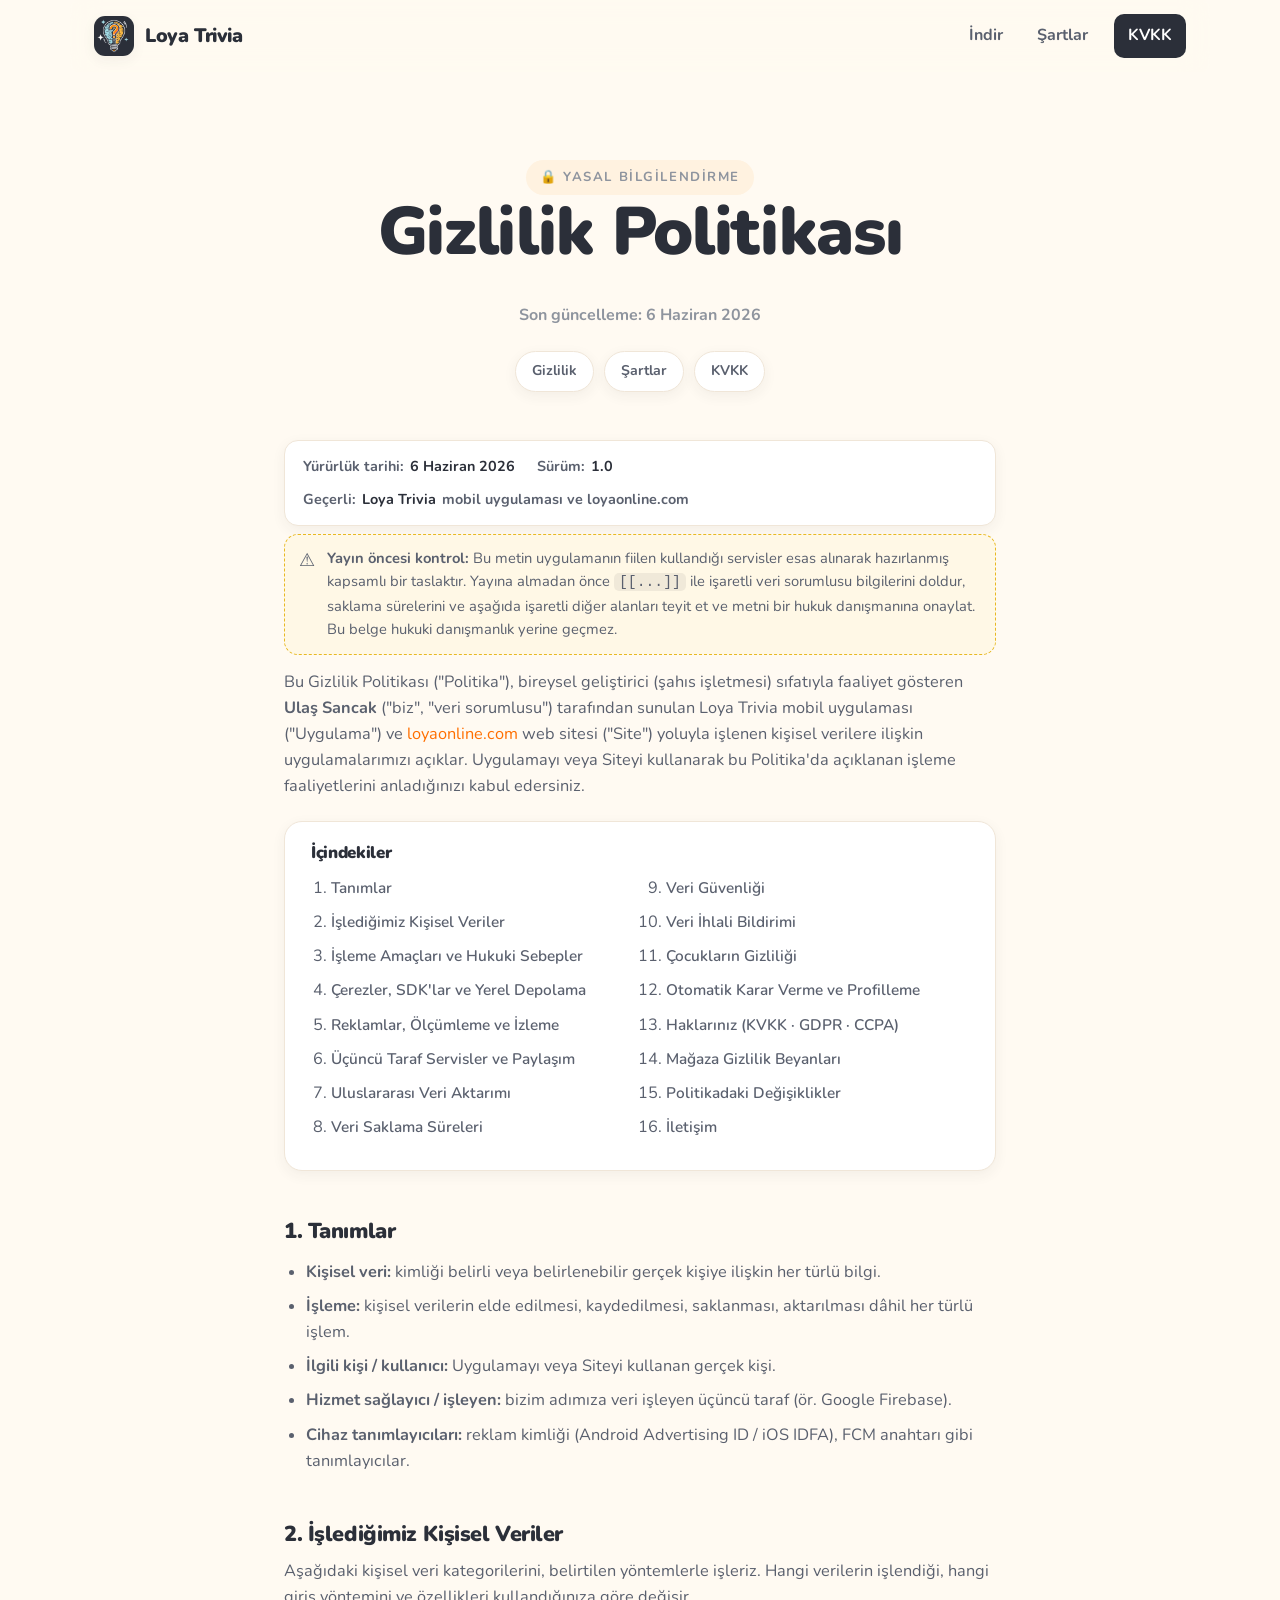
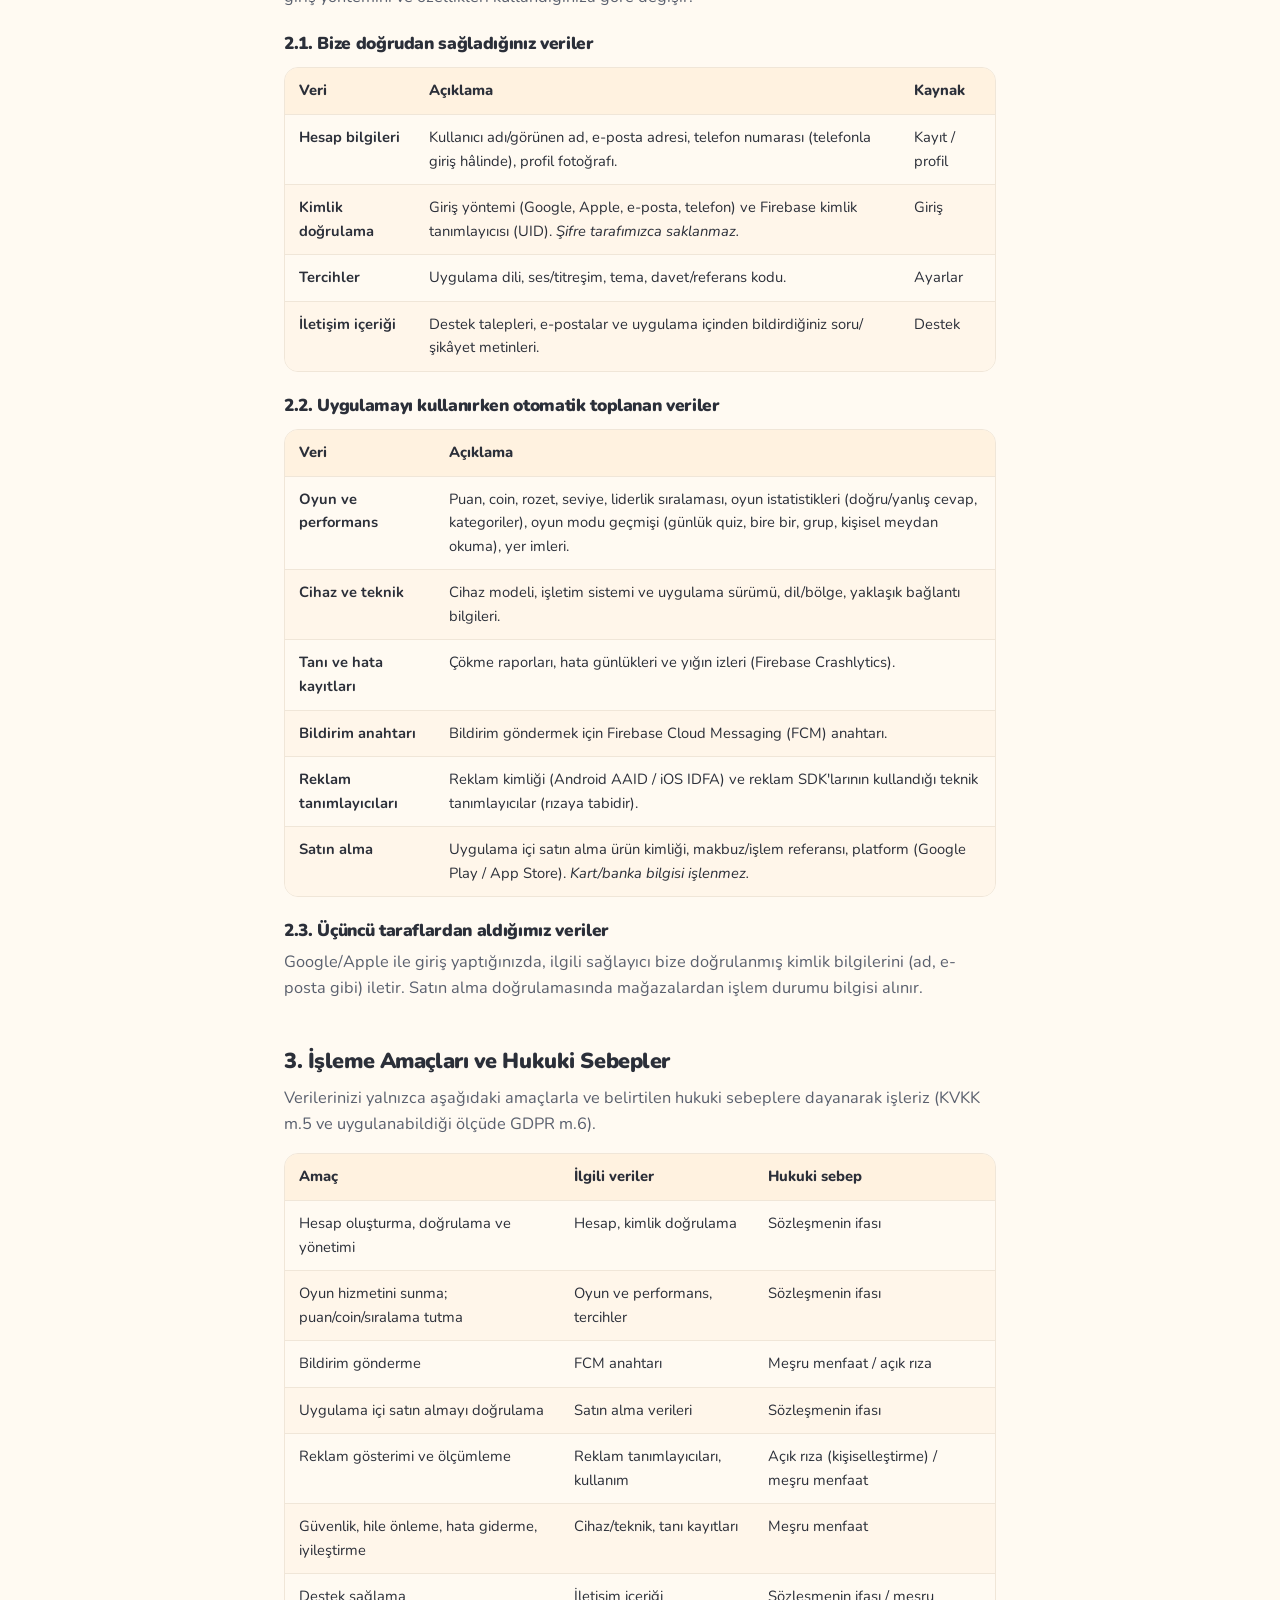
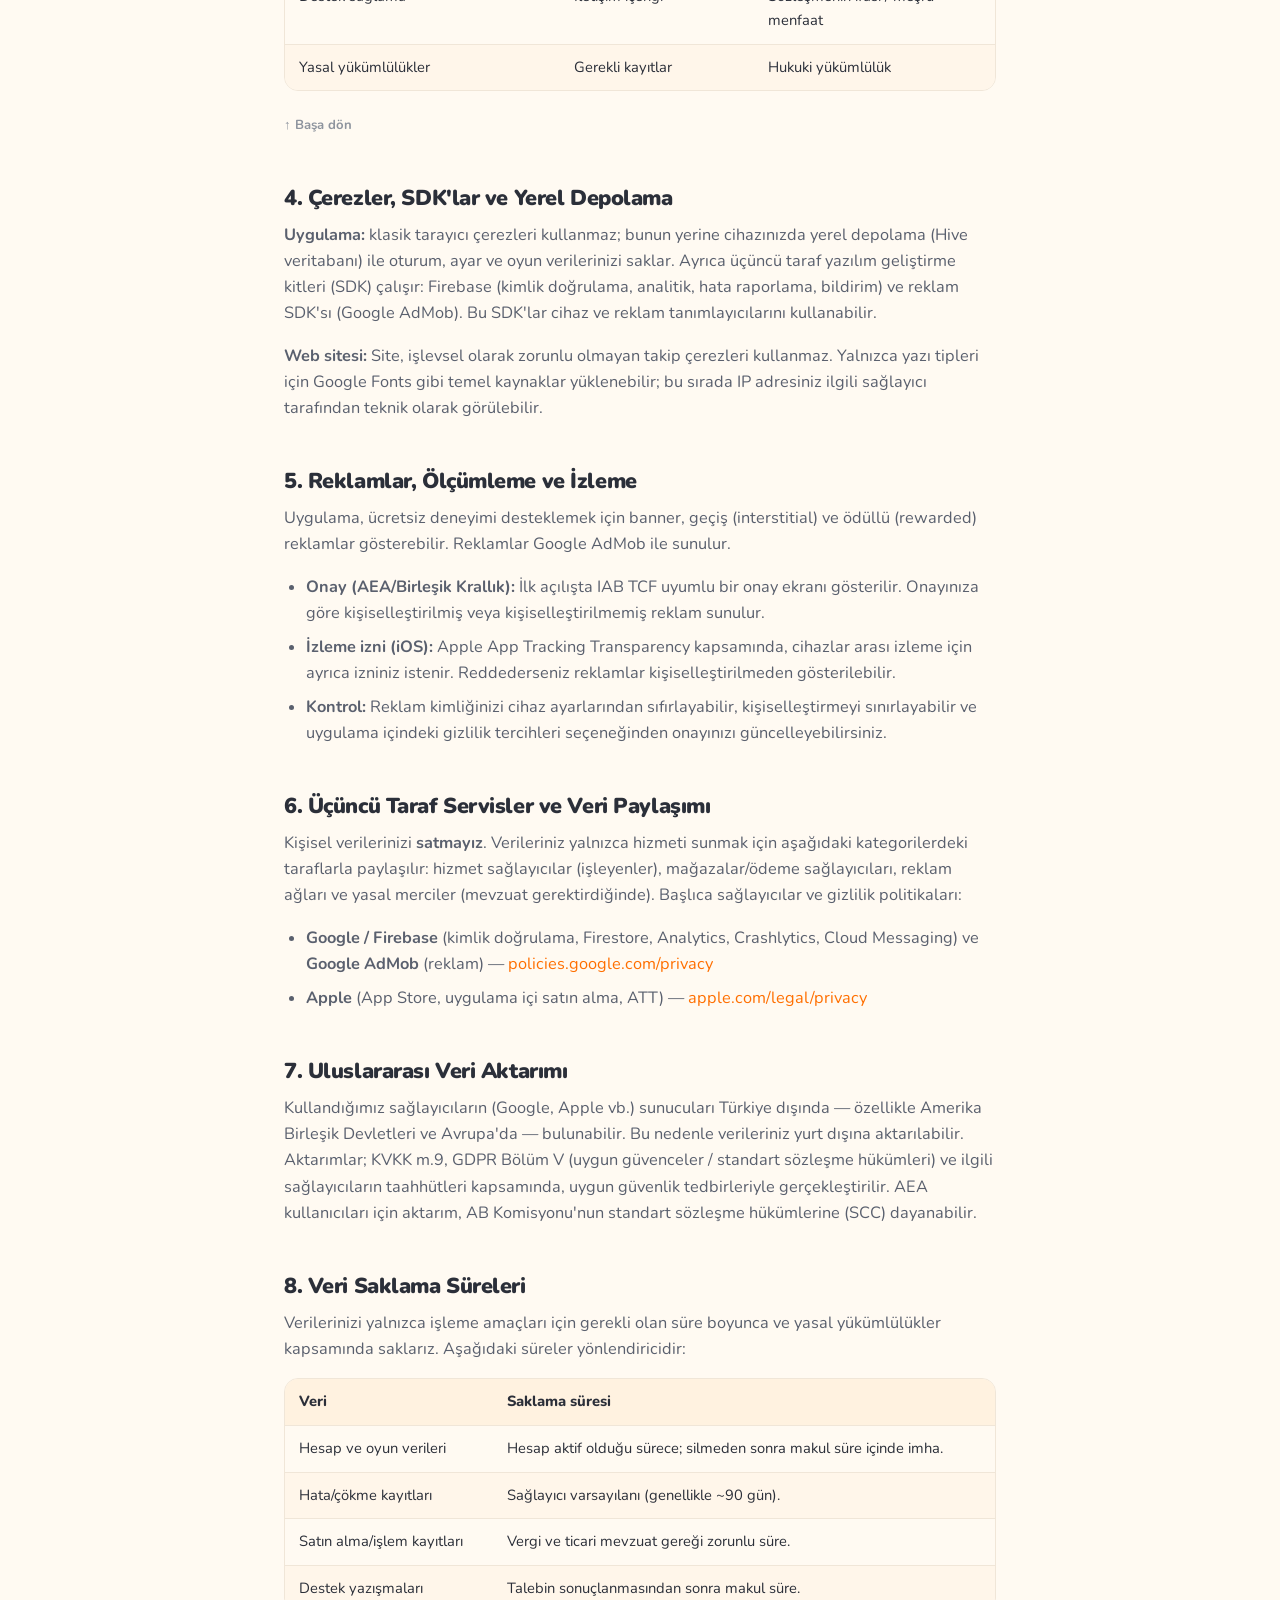
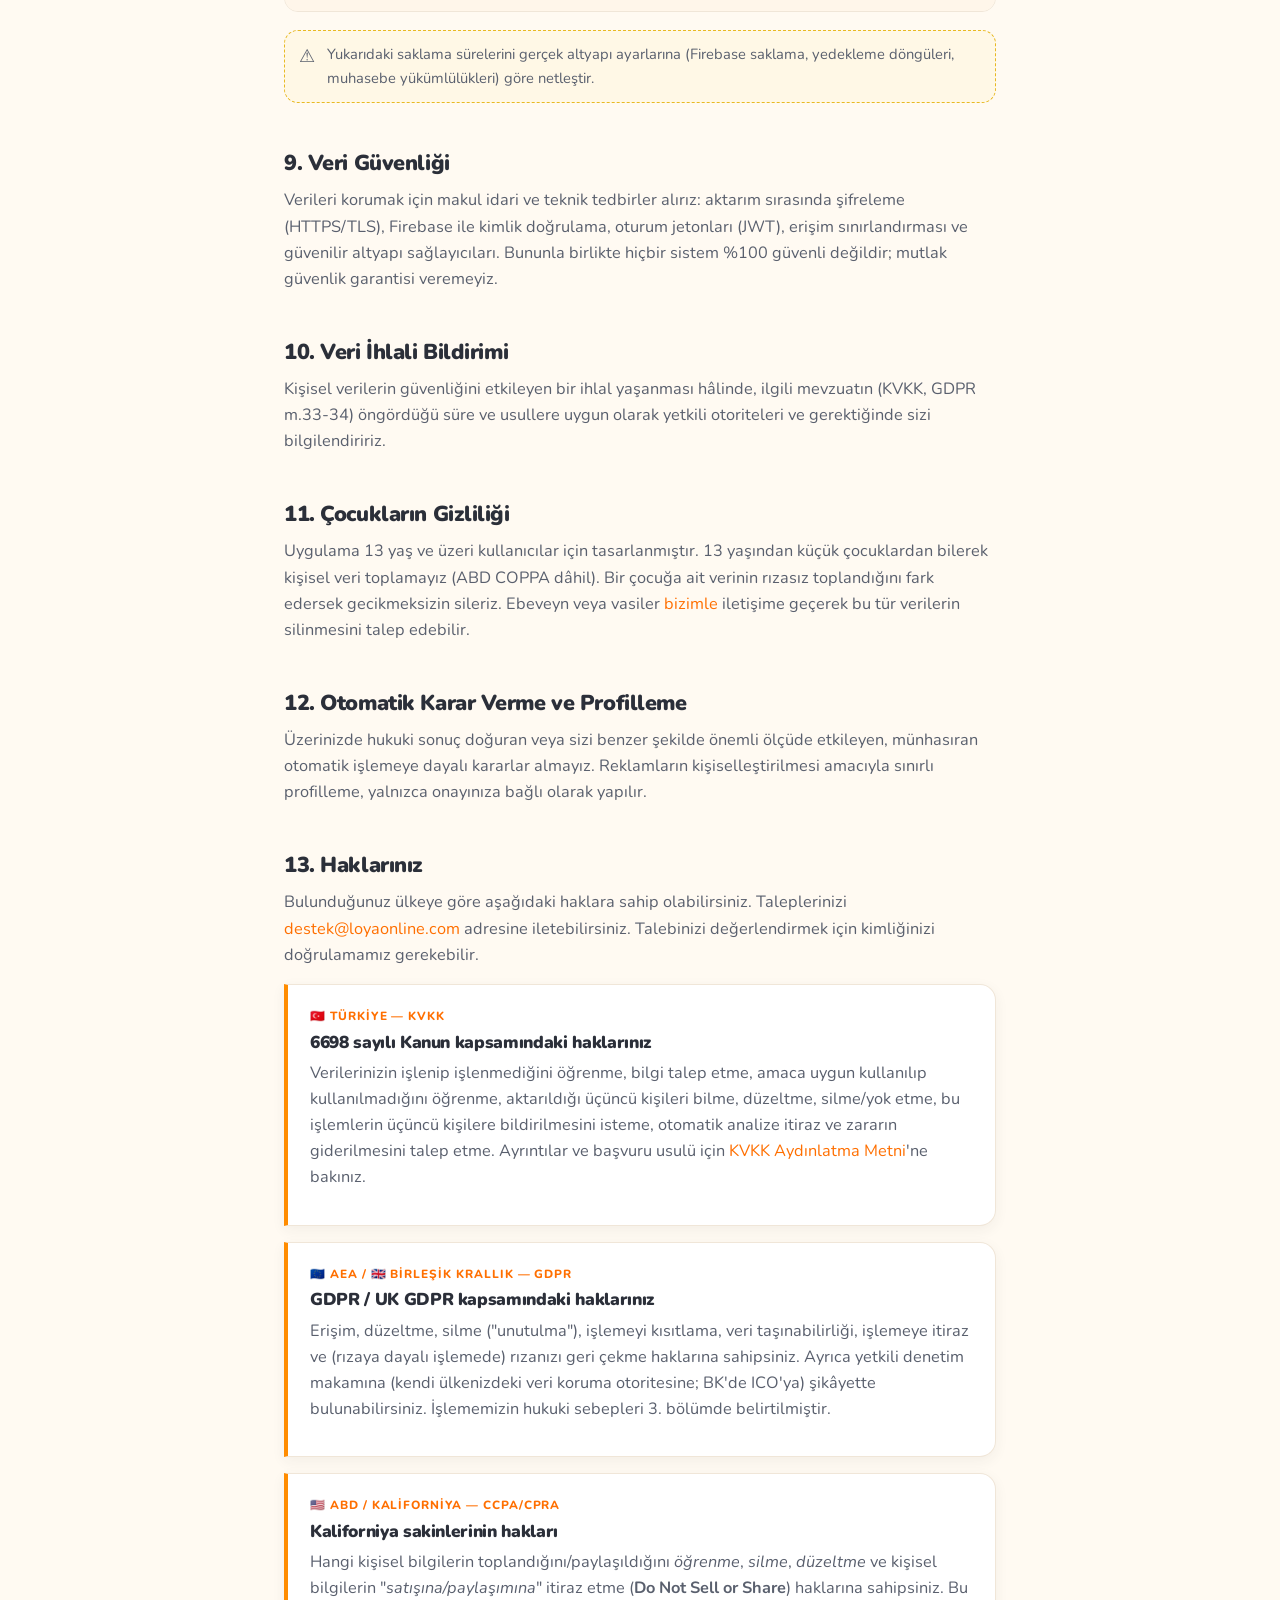
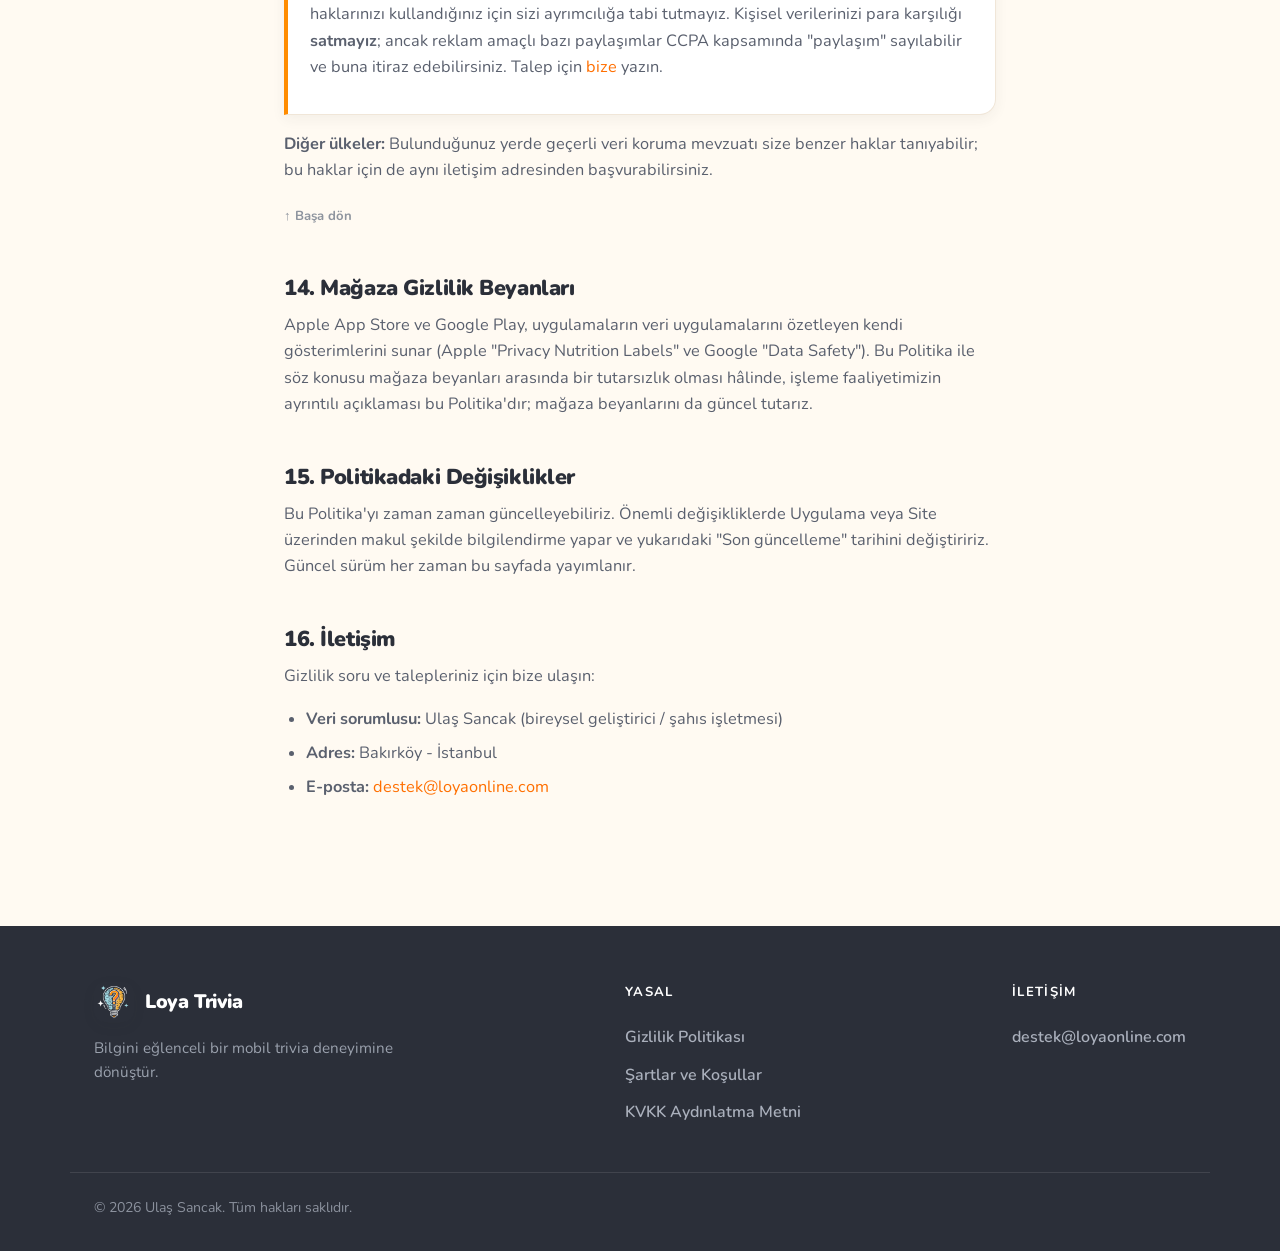
<file: privacy.html>
<!doctype html>
<html lang="tr">
  <head>
    <meta charset="utf-8" />
    <meta name="viewport" content="width=device-width, initial-scale=1" />
    <title>Gizlilik Politikası | Loya Trivia</title>
    <meta
      name="description"
      content="Loya Trivia Gizlilik Politikası: işlenen kişisel veriler, amaçlar ve hukuki sebepler, üçüncü taraf servisler (Firebase, Google AdMob), çerez/SDK, uluslararası aktarım, saklama süreleri ve KVKK / GDPR / CCPA hakları."
    />
    <meta name="theme-color" content="#ff8c00" />
    <link rel="canonical" href="https://loyaonline.com/privacy.html" />
    <link rel="icon" type="image/png" href="favicon/favicon-96x96.png" sizes="96x96" />
    <link rel="icon" type="image/svg+xml" href="favicon/favicon.svg" />
    <link rel="shortcut icon" href="favicon/favicon.ico" />
    <link rel="apple-touch-icon" sizes="180x180" href="favicon/apple-touch-icon.png" />
    <meta name="apple-mobile-web-app-title" content="Loya Trivia" />
    <link rel="preconnect" href="https://fonts.googleapis.com" />
    <link rel="preconnect" href="https://fonts.gstatic.com" crossorigin />
    <link
      href="https://fonts.googleapis.com/css2?family=Nunito:wght@400;600;700;800;900&display=swap"
      rel="stylesheet"
    />
    <link rel="stylesheet" href="assets/css/styles.css" />
  </head>
  <body class="legal-page">
    <header class="site-header" data-header>
      <a class="brand" href="index.html">
        <img src="assets/img/app-icon.png" alt="Loya Trivia logo" />
        <span data-app-name>Loya Trivia</span>
      </a>
      <nav class="site-nav">
        <a href="index.html#indir">İndir</a>
        <a href="terms.html">Şartlar</a>
        <a class="nav-cta" href="kvkk.html">KVKK</a>
      </nav>
    </header>

    <main>
      <section class="legal-hero" id="ust">
        <p class="eyebrow">🔒 Yasal Bilgilendirme</p>
        <h1>Gizlilik Politikası</h1>
        <p>Son güncelleme: <span data-last-updated>6 Haziran 2026</span></p>
        <div class="legal-toc">
          <a href="privacy.html">Gizlilik</a>
          <a href="terms.html">Şartlar</a>
          <a href="kvkk.html">KVKK</a>
        </div>
      </section>

      <article class="legal-content">
        <div class="legal-meta">
          <span>Yürürlük tarihi: <b data-last-updated>6 Haziran 2026</b></span>
          <span>Sürüm: <b>1.0</b></span>
          <span>Geçerli: <b data-app-name>Loya Trivia</b> mobil uygulaması ve loyaonline.com</span>
        </div>

        <p class="legal-flag">
          <strong>Yayın öncesi kontrol:</strong> Bu metin uygulamanın fiilen
          kullandığı servisler esas alınarak hazırlanmış kapsamlı bir taslaktır.
          Yayına almadan önce <code>[[...]]</code> ile işaretli veri sorumlusu
          bilgilerini doldur, saklama sürelerini ve aşağıda işaretli diğer
          alanları teyit et ve metni bir hukuk danışmanına onaylat. Bu belge
          hukuki danışmanlık yerine geçmez.
        </p>

        <p>
          Bu Gizlilik Politikası ("Politika"), bireysel geliştirici (şahıs
          işletmesi) sıfatıyla faaliyet gösteren
          <strong data-controller-name>[[Ad Soyad — veri sorumlusu]]</strong>
          ("biz", "veri sorumlusu") tarafından sunulan
          <span data-app-name>Loya Trivia</span> mobil uygulaması ("Uygulama")
          ve <a href="index.html">loyaonline.com</a> web sitesi ("Site") yoluyla
          işlenen kişisel verilere ilişkin uygulamalarımızı açıklar. Uygulamayı
          veya Siteyi kullanarak bu Politika'da açıklanan işleme faaliyetlerini
          anladığınızı kabul edersiniz.
        </p>

        <!-- TABLE OF CONTENTS -->
        <nav class="legal-index" aria-label="İçindekiler">
          <h2>İçindekiler</h2>
          <ol>
            <li><a href="#tanimlar">Tanımlar</a></li>
            <li><a href="#veriler">İşlediğimiz Kişisel Veriler</a></li>
            <li><a href="#amaclar">İşleme Amaçları ve Hukuki Sebepler</a></li>
            <li><a href="#cerez">Çerezler, SDK'lar ve Yerel Depolama</a></li>
            <li><a href="#reklam">Reklamlar, Ölçümleme ve İzleme</a></li>
            <li><a href="#ucuncu">Üçüncü Taraf Servisler ve Paylaşım</a></li>
            <li><a href="#aktarim">Uluslararası Veri Aktarımı</a></li>
            <li><a href="#saklama">Veri Saklama Süreleri</a></li>
            <li><a href="#guvenlik">Veri Güvenliği</a></li>
            <li><a href="#ihlal">Veri İhlali Bildirimi</a></li>
            <li><a href="#cocuk">Çocukların Gizliliği</a></li>
            <li><a href="#profil">Otomatik Karar Verme ve Profilleme</a></li>
            <li><a href="#haklar">Haklarınız (KVKK · GDPR · CCPA)</a></li>
            <li><a href="#magaza">Mağaza Gizlilik Beyanları</a></li>
            <li><a href="#degisiklik">Politikadaki Değişiklikler</a></li>
            <li><a href="#iletisim">İletişim</a></li>
          </ol>
        </nav>

        <!-- 1 -->
        <h2 id="tanimlar">1. Tanımlar</h2>
        <ul>
          <li>
            <strong>Kişisel veri:</strong> kimliği belirli veya belirlenebilir
            gerçek kişiye ilişkin her türlü bilgi.
          </li>
          <li>
            <strong>İşleme:</strong> kişisel verilerin elde edilmesi,
            kaydedilmesi, saklanması, aktarılması dâhil her türlü işlem.
          </li>
          <li>
            <strong>İlgili kişi / kullanıcı:</strong> Uygulamayı veya Siteyi
            kullanan gerçek kişi.
          </li>
          <li>
            <strong>Hizmet sağlayıcı / işleyen:</strong> bizim adımıza veri
            işleyen üçüncü taraf (ör. Google Firebase).
          </li>
          <li>
            <strong>Cihaz tanımlayıcıları:</strong> reklam kimliği (Android
            Advertising ID / iOS IDFA), FCM anahtarı gibi tanımlayıcılar.
          </li>
        </ul>

        <!-- 2 -->
        <h2 id="veriler">2. İşlediğimiz Kişisel Veriler</h2>
        <p>
          Aşağıdaki kişisel veri kategorilerini, belirtilen yöntemlerle
          işleriz. Hangi verilerin işlendiği, hangi giriş yöntemini ve
          özellikleri kullandığınıza göre değişir.
        </p>

        <h3>2.1. Bize doğrudan sağladığınız veriler</h3>
        <div class="table-scroll">
          <table>
            <thead>
              <tr>
                <th>Veri</th>
                <th>Açıklama</th>
                <th>Kaynak</th>
              </tr>
            </thead>
            <tbody>
              <tr>
                <td><strong>Hesap bilgileri</strong></td>
                <td>
                  Kullanıcı adı/görünen ad, e-posta adresi, telefon numarası
                  (telefonla giriş hâlinde), profil fotoğrafı.
                </td>
                <td>Kayıt / profil</td>
              </tr>
              <tr>
                <td><strong>Kimlik doğrulama</strong></td>
                <td>
                  Giriş yöntemi (Google, Apple, e-posta, telefon) ve Firebase
                  kimlik tanımlayıcısı (UID). <em>Şifre tarafımızca saklanmaz.</em>
                </td>
                <td>Giriş</td>
              </tr>
              <tr>
                <td><strong>Tercihler</strong></td>
                <td>Uygulama dili, ses/titreşim, tema, davet/referans kodu.</td>
                <td>Ayarlar</td>
              </tr>
              <tr>
                <td><strong>İletişim içeriği</strong></td>
                <td>
                  Destek talepleri, e-postalar ve uygulama içinden
                  bildirdiğiniz soru/şikâyet metinleri.
                </td>
                <td>Destek</td>
              </tr>
            </tbody>
          </table>
        </div>

        <h3>2.2. Uygulamayı kullanırken otomatik toplanan veriler</h3>
        <div class="table-scroll">
          <table>
            <thead>
              <tr>
                <th>Veri</th>
                <th>Açıklama</th>
              </tr>
            </thead>
            <tbody>
              <tr>
                <td><strong>Oyun ve performans</strong></td>
                <td>
                  Puan, coin, rozet, seviye, liderlik sıralaması, oyun
                  istatistikleri (doğru/yanlış cevap, kategoriler), oyun modu
                  geçmişi (günlük quiz, bire bir, grup, kişisel meydan okuma),
                  yer imleri.
                </td>
              </tr>
              <tr>
                <td><strong>Cihaz ve teknik</strong></td>
                <td>
                  Cihaz modeli, işletim sistemi ve uygulama sürümü, dil/bölge,
                  yaklaşık bağlantı bilgileri.
                </td>
              </tr>
              <tr>
                <td><strong>Tanı ve hata kayıtları</strong></td>
                <td>
                  Çökme raporları, hata günlükleri ve yığın izleri (Firebase
                  Crashlytics).
                </td>
              </tr>
              <tr>
                <td><strong>Bildirim anahtarı</strong></td>
                <td>Bildirim göndermek için Firebase Cloud Messaging (FCM) anahtarı.</td>
              </tr>
              <tr>
                <td><strong>Reklam tanımlayıcıları</strong></td>
                <td>
                  Reklam kimliği (Android AAID / iOS IDFA) ve reklam SDK'larının
                  kullandığı teknik tanımlayıcılar (rızaya tabidir).
                </td>
              </tr>
              <tr>
                <td><strong>Satın alma</strong></td>
                <td>
                  Uygulama içi satın alma ürün kimliği, makbuz/işlem referansı,
                  platform (Google Play / App Store). <em>Kart/banka bilgisi
                  işlenmez.</em>
                </td>
              </tr>
            </tbody>
          </table>
        </div>

        <h3>2.3. Üçüncü taraflardan aldığımız veriler</h3>
        <p>
          Google/Apple ile giriş yaptığınızda, ilgili sağlayıcı bize doğrulanmış
          kimlik bilgilerini (ad, e-posta gibi) iletir. Satın alma
          doğrulamasında mağazalardan işlem durumu bilgisi alınır.
        </p>

        <!-- 3 -->
        <h2 id="amaclar">3. İşleme Amaçları ve Hukuki Sebepler</h2>
        <p>
          Verilerinizi yalnızca aşağıdaki amaçlarla ve belirtilen hukuki
          sebeplere dayanarak işleriz (KVKK m.5 ve uygulanabildiği ölçüde GDPR
          m.6).
        </p>
        <div class="table-scroll">
          <table>
            <thead>
              <tr>
                <th>Amaç</th>
                <th>İlgili veriler</th>
                <th>Hukuki sebep</th>
              </tr>
            </thead>
            <tbody>
              <tr>
                <td>Hesap oluşturma, doğrulama ve yönetimi</td>
                <td>Hesap, kimlik doğrulama</td>
                <td>Sözleşmenin ifası</td>
              </tr>
              <tr>
                <td>Oyun hizmetini sunma; puan/coin/sıralama tutma</td>
                <td>Oyun ve performans, tercihler</td>
                <td>Sözleşmenin ifası</td>
              </tr>
              <tr>
                <td>Bildirim gönderme</td>
                <td>FCM anahtarı</td>
                <td>Meşru menfaat / açık rıza</td>
              </tr>
              <tr>
                <td>Uygulama içi satın almayı doğrulama</td>
                <td>Satın alma verileri</td>
                <td>Sözleşmenin ifası</td>
              </tr>
              <tr>
                <td>Reklam gösterimi ve ölçümleme</td>
                <td>Reklam tanımlayıcıları, kullanım</td>
                <td>Açık rıza (kişiselleştirme) / meşru menfaat</td>
              </tr>
              <tr>
                <td>Güvenlik, hile önleme, hata giderme, iyileştirme</td>
                <td>Cihaz/teknik, tanı kayıtları</td>
                <td>Meşru menfaat</td>
              </tr>
              <tr>
                <td>Destek sağlama</td>
                <td>İletişim içeriği</td>
                <td>Sözleşmenin ifası / meşru menfaat</td>
              </tr>
              <tr>
                <td>Yasal yükümlülükler</td>
                <td>Gerekli kayıtlar</td>
                <td>Hukuki yükümlülük</td>
              </tr>
            </tbody>
          </table>
        </div>
        <a class="to-top" href="#ust">↑ Başa dön</a>

        <!-- 4 -->
        <h2 id="cerez">4. Çerezler, SDK'lar ve Yerel Depolama</h2>
        <p>
          <strong>Uygulama:</strong> klasik tarayıcı çerezleri kullanmaz; bunun
          yerine cihazınızda yerel depolama (Hive veritabanı) ile oturum, ayar
          ve oyun verilerinizi saklar. Ayrıca üçüncü taraf yazılım geliştirme
          kitleri (SDK) çalışır: Firebase (kimlik doğrulama, analitik, hata
          raporlama, bildirim) ve reklam SDK'sı (Google AdMob). Bu SDK'lar cihaz
          ve reklam tanımlayıcılarını kullanabilir.
        </p>
        <p>
          <strong>Web sitesi:</strong> Site, işlevsel olarak zorunlu olmayan
          takip çerezleri kullanmaz. Yalnızca yazı tipleri için Google Fonts
          gibi temel kaynaklar yüklenebilir; bu sırada IP adresiniz ilgili
          sağlayıcı tarafından teknik olarak görülebilir.
        </p>

        <!-- 5 -->
        <h2 id="reklam">5. Reklamlar, Ölçümleme ve İzleme</h2>
        <p>
          Uygulama, ücretsiz deneyimi desteklemek için banner, geçiş
          (interstitial) ve ödüllü (rewarded) reklamlar gösterebilir. Reklamlar
          Google AdMob ile sunulur.
        </p>
        <ul>
          <li>
            <strong>Onay (AEA/Birleşik Krallık):</strong> İlk açılışta IAB TCF
            uyumlu bir onay ekranı gösterilir. Onayınıza göre kişiselleştirilmiş
            veya kişiselleştirilmemiş reklam sunulur.
          </li>
          <li>
            <strong>İzleme izni (iOS):</strong> Apple App Tracking Transparency
            kapsamında, cihazlar arası izleme için ayrıca izniniz istenir.
            Reddederseniz reklamlar kişiselleştirilmeden gösterilebilir.
          </li>
          <li>
            <strong>Kontrol:</strong> Reklam kimliğinizi cihaz ayarlarından
            sıfırlayabilir, kişiselleştirmeyi sınırlayabilir ve uygulama
            içindeki gizlilik tercihleri seçeneğinden onayınızı
            güncelleyebilirsiniz.
          </li>
        </ul>

        <!-- 6 -->
        <h2 id="ucuncu">6. Üçüncü Taraf Servisler ve Veri Paylaşımı</h2>
        <p>
          Kişisel verilerinizi <strong>satmayız</strong>. Verileriniz yalnızca
          hizmeti sunmak için aşağıdaki kategorilerdeki taraflarla paylaşılır:
          hizmet sağlayıcılar (işleyenler), mağazalar/ödeme sağlayıcıları, reklam
          ağları ve yasal merciler (mevzuat gerektirdiğinde). Başlıca
          sağlayıcılar ve gizlilik politikaları:
        </p>
        <ul>
          <li>
            <strong>Google / Firebase</strong> (kimlik doğrulama, Firestore,
            Analytics, Crashlytics, Cloud Messaging) ve
            <strong>Google AdMob</strong> (reklam) —
            <a href="https://policies.google.com/privacy" target="_blank" rel="noopener"
              >policies.google.com/privacy</a
            >
          </li>
          <li>
            <strong>Apple</strong> (App Store, uygulama içi satın alma, ATT) —
            <a href="https://www.apple.com/legal/privacy/" target="_blank" rel="noopener"
              >apple.com/legal/privacy</a
            >
          </li>
        </ul>

        <!-- 7 -->
        <h2 id="aktarim">7. Uluslararası Veri Aktarımı</h2>
        <p>
          Kullandığımız sağlayıcıların (Google, Apple vb.) sunucuları
          Türkiye dışında — özellikle Amerika Birleşik Devletleri ve Avrupa'da —
          bulunabilir. Bu nedenle verileriniz yurt dışına aktarılabilir.
          Aktarımlar; KVKK m.9, GDPR Bölüm V (uygun güvenceler / standart
          sözleşme hükümleri) ve ilgili sağlayıcıların taahhütleri kapsamında,
          uygun güvenlik tedbirleriyle gerçekleştirilir. AEA kullanıcıları için
          aktarım, AB Komisyonu'nun standart sözleşme hükümlerine (SCC)
          dayanabilir.
        </p>

        <!-- 8 -->
        <h2 id="saklama">8. Veri Saklama Süreleri</h2>
        <p>
          Verilerinizi yalnızca işleme amaçları için gerekli olan süre boyunca
          ve yasal yükümlülükler kapsamında saklarız. Aşağıdaki süreler
          yönlendiricidir:
        </p>
        <div class="table-scroll">
          <table>
            <thead>
              <tr>
                <th>Veri</th>
                <th>Saklama süresi</th>
              </tr>
            </thead>
            <tbody>
              <tr>
                <td>Hesap ve oyun verileri</td>
                <td>Hesap aktif olduğu sürece; silmeden sonra makul süre içinde imha.</td>
              </tr>
              <tr>
                <td>Hata/çökme kayıtları</td>
                <td>Sağlayıcı varsayılanı (genellikle ~90 gün).</td>
              </tr>
              <tr>
                <td>Satın alma/işlem kayıtları</td>
                <td>Vergi ve ticari mevzuat gereği zorunlu süre.</td>
              </tr>
              <tr>
                <td>Destek yazışmaları</td>
                <td>Talebin sonuçlanmasından sonra makul süre.</td>
              </tr>
            </tbody>
          </table>
        </div>
        <p class="legal-flag">
          Yukarıdaki saklama sürelerini gerçek altyapı ayarlarına (Firebase
          saklama, yedekleme döngüleri, muhasebe yükümlülükleri) göre netleştir.
        </p>

        <!-- 9 -->
        <h2 id="guvenlik">9. Veri Güvenliği</h2>
        <p>
          Verileri korumak için makul idari ve teknik tedbirler alırız: aktarım
          sırasında şifreleme (HTTPS/TLS), Firebase ile kimlik doğrulama, oturum
          jetonları (JWT), erişim sınırlandırması ve güvenilir altyapı
          sağlayıcıları. Bununla birlikte hiçbir sistem %100 güvenli değildir;
          mutlak güvenlik garantisi veremeyiz.
        </p>

        <!-- 10 -->
        <h2 id="ihlal">10. Veri İhlali Bildirimi</h2>
        <p>
          Kişisel verilerin güvenliğini etkileyen bir ihlal yaşanması hâlinde,
          ilgili mevzuatın (KVKK, GDPR m.33-34) öngördüğü süre ve usullere uygun
          olarak yetkili otoriteleri ve gerektiğinde sizi bilgilendiririz.
        </p>

        <!-- 11 -->
        <h2 id="cocuk">11. Çocukların Gizliliği</h2>
        <p>
          Uygulama <span data-min-age>13</span> yaş ve üzeri kullanıcılar için
          tasarlanmıştır. <span data-min-age>13</span> yaşından küçük
          çocuklardan bilerek kişisel veri toplamayız (ABD COPPA dâhil). Bir
          çocuğa ait verinin rızasız toplandığını fark edersek gecikmeksizin
          sileriz. Ebeveyn veya vasiler
          <a data-support-mailto href="mailto:destek@loyaonline.com">bizimle</a>
          iletişime geçerek bu tür verilerin silinmesini talep edebilir.
        </p>

        <!-- 12 -->
        <h2 id="profil">12. Otomatik Karar Verme ve Profilleme</h2>
        <p>
          Üzerinizde hukuki sonuç doğuran veya sizi benzer şekilde önemli ölçüde
          etkileyen, münhasıran otomatik işlemeye dayalı kararlar almayız.
          Reklamların kişiselleştirilmesi amacıyla sınırlı profilleme, yalnızca
          onayınıza bağlı olarak yapılır.
        </p>

        <!-- 13 -->
        <h2 id="haklar">13. Haklarınız</h2>
        <p>
          Bulunduğunuz ülkeye göre aşağıdaki haklara sahip olabilirsiniz.
          Taleplerinizi <a data-support-mailto href="mailto:destek@loyaonline.com">
            <span data-support-email>destek@loyaonline.com</span></a
          >
          adresine iletebilirsiniz. Talebinizi değerlendirmek için kimliğinizi
          doğrulamamız gerekebilir.
        </p>

        <div class="legal-region">
          <span class="flag">🇹🇷 Türkiye — KVKK</span>
          <h3>6698 sayılı Kanun kapsamındaki haklarınız</h3>
          <p>
            Verilerinizin işlenip işlenmediğini öğrenme, bilgi talep etme, amaca
            uygun kullanılıp kullanılmadığını öğrenme, aktarıldığı üçüncü
            kişileri bilme, düzeltme, silme/yok etme, bu işlemlerin üçüncü
            kişilere bildirilmesini isteme, otomatik analize itiraz ve zararın
            giderilmesini talep etme. Ayrıntılar ve başvuru usulü için
            <a href="kvkk.html">KVKK Aydınlatma Metni</a>'ne bakınız.
          </p>
        </div>

        <div class="legal-region">
          <span class="flag">🇪🇺 AEA / 🇬🇧 Birleşik Krallık — GDPR</span>
          <h3>GDPR / UK GDPR kapsamındaki haklarınız</h3>
          <p>
            Erişim, düzeltme, silme ("unutulma"), işlemeyi kısıtlama, veri
            taşınabilirliği, işlemeye itiraz ve (rızaya dayalı işlemede) rızanızı
            geri çekme haklarına sahipsiniz. Ayrıca yetkili denetim makamına
            (kendi ülkenizdeki veri koruma otoritesine; BK'de ICO'ya) şikâyette
            bulunabilirsiniz. İşlememizin hukuki sebepleri 3. bölümde
            belirtilmiştir.
          </p>
        </div>

        <div class="legal-region">
          <span class="flag">🇺🇸 ABD / Kaliforniya — CCPA/CPRA</span>
          <h3>Kaliforniya sakinlerinin hakları</h3>
          <p>
            Hangi kişisel bilgilerin toplandığını/paylaşıldığını <em>öğrenme</em>,
            <em>silme</em>, <em>düzeltme</em> ve kişisel bilgilerin
            "<em>satışına/paylaşımına</em>" itiraz etme (<strong>Do Not Sell or
            Share</strong>) haklarına sahipsiniz. Bu haklarınızı kullandığınız
            için sizi ayrımcılığa tabi tutmayız. Kişisel verilerinizi para
            karşılığı <strong>satmayız</strong>; ancak reklam amaçlı bazı
            paylaşımlar CCPA kapsamında "paylaşım" sayılabilir ve buna itiraz
            edebilirsiniz. Talep için
            <a data-support-mailto href="mailto:destek@loyaonline.com">bize</a>
            yazın.
          </p>
        </div>

        <p>
          <strong>Diğer ülkeler:</strong> Bulunduğunuz yerde geçerli veri koruma
          mevzuatı size benzer haklar tanıyabilir; bu haklar için de aynı
          iletişim adresinden başvurabilirsiniz.
        </p>
        <a class="to-top" href="#ust">↑ Başa dön</a>

        <!-- 14 -->
        <h2 id="magaza">14. Mağaza Gizlilik Beyanları</h2>
        <p>
          Apple App Store ve Google Play, uygulamaların veri uygulamalarını
          özetleyen kendi gösterimlerini sunar (Apple "Privacy Nutrition Labels"
          ve Google "Data Safety"). Bu Politika ile söz konusu mağaza beyanları
          arasında bir tutarsızlık olması hâlinde, işleme faaliyetimizin
          ayrıntılı açıklaması bu Politika'dır; mağaza beyanlarını da güncel
          tutarız.
        </p>

        <!-- 15 -->
        <h2 id="degisiklik">15. Politikadaki Değişiklikler</h2>
        <p>
          Bu Politika'yı zaman zaman güncelleyebiliriz. Önemli değişikliklerde
          Uygulama veya Site üzerinden makul şekilde bilgilendirme yapar ve
          yukarıdaki "Son güncelleme" tarihini değiştiririz. Güncel sürüm her
          zaman bu sayfada yayımlanır.
        </p>

        <!-- 16 -->
        <h2 id="iletisim">16. İletişim</h2>
        <p>
          Gizlilik soru ve talepleriniz için bize ulaşın:
        </p>
        <ul>
          <li>
            <strong>Veri sorumlusu:</strong>
            <span data-controller-name>[[Ad Soyad — veri sorumlusu]]</span>
            (bireysel geliştirici / şahıs işletmesi)
          </li>
          <li>
            <strong>Adres:</strong>
            <span data-controller-address>[[Açık adres — il/ilçe dahil]]</span>
          </li>
          <li>
            <strong>E-posta:</strong>
            <a data-support-mailto href="mailto:destek@loyaonline.com">
              <span data-support-email>destek@loyaonline.com</span>
            </a>
          </li>
        </ul>
      </article>
    </main>

    <footer class="site-footer">
      <div class="footer-grid">
        <div class="footer-brand">
          <a class="brand" href="index.html">
            <img src="assets/img/app-icon.png" alt="" />
            <span data-app-name>Loya Trivia</span>
          </a>
          <p>Bilgini eğlenceli bir mobil trivia deneyimine dönüştür.</p>
        </div>
        <div class="footer-col">
          <h4>Yasal</h4>
          <a href="privacy.html">Gizlilik Politikası</a>
          <a href="terms.html">Şartlar ve Koşullar</a>
          <a href="kvkk.html">KVKK Aydınlatma Metni</a>
        </div>
        <div class="footer-col">
          <h4>İletişim</h4>
          <a data-support-mailto href="mailto:destek@loyaonline.com">
            <span data-support-email>destek@loyaonline.com</span>
          </a>
        </div>
      </div>
      <div class="footer-bottom">
        <span
          >© <span data-year>2026</span>
          <span data-publisher-name>Loya Online</span>. Tüm hakları
          saklıdır.</span
        >
      </div>
    </footer>

    <script src="assets/js/site-config.js"></script>
    <script src="assets/js/main.js"></script>
  </body>
</html>
</file>
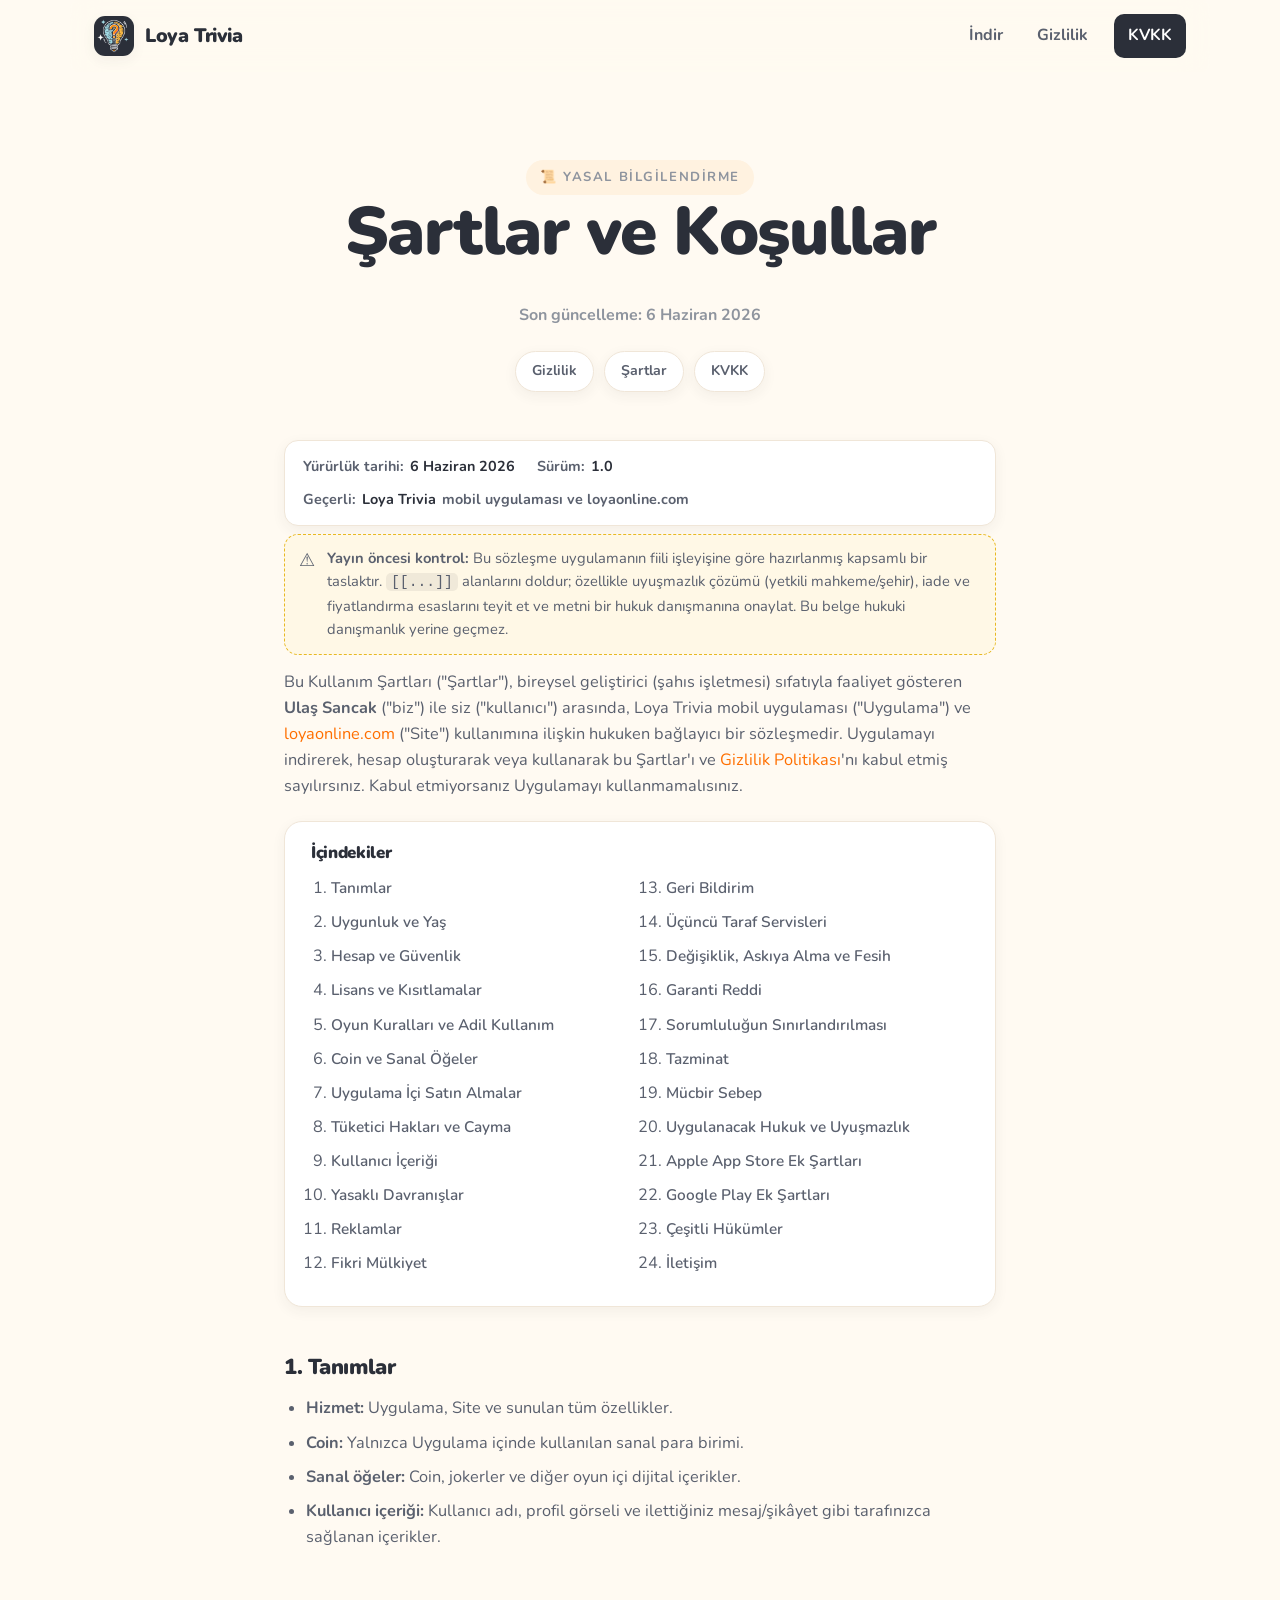
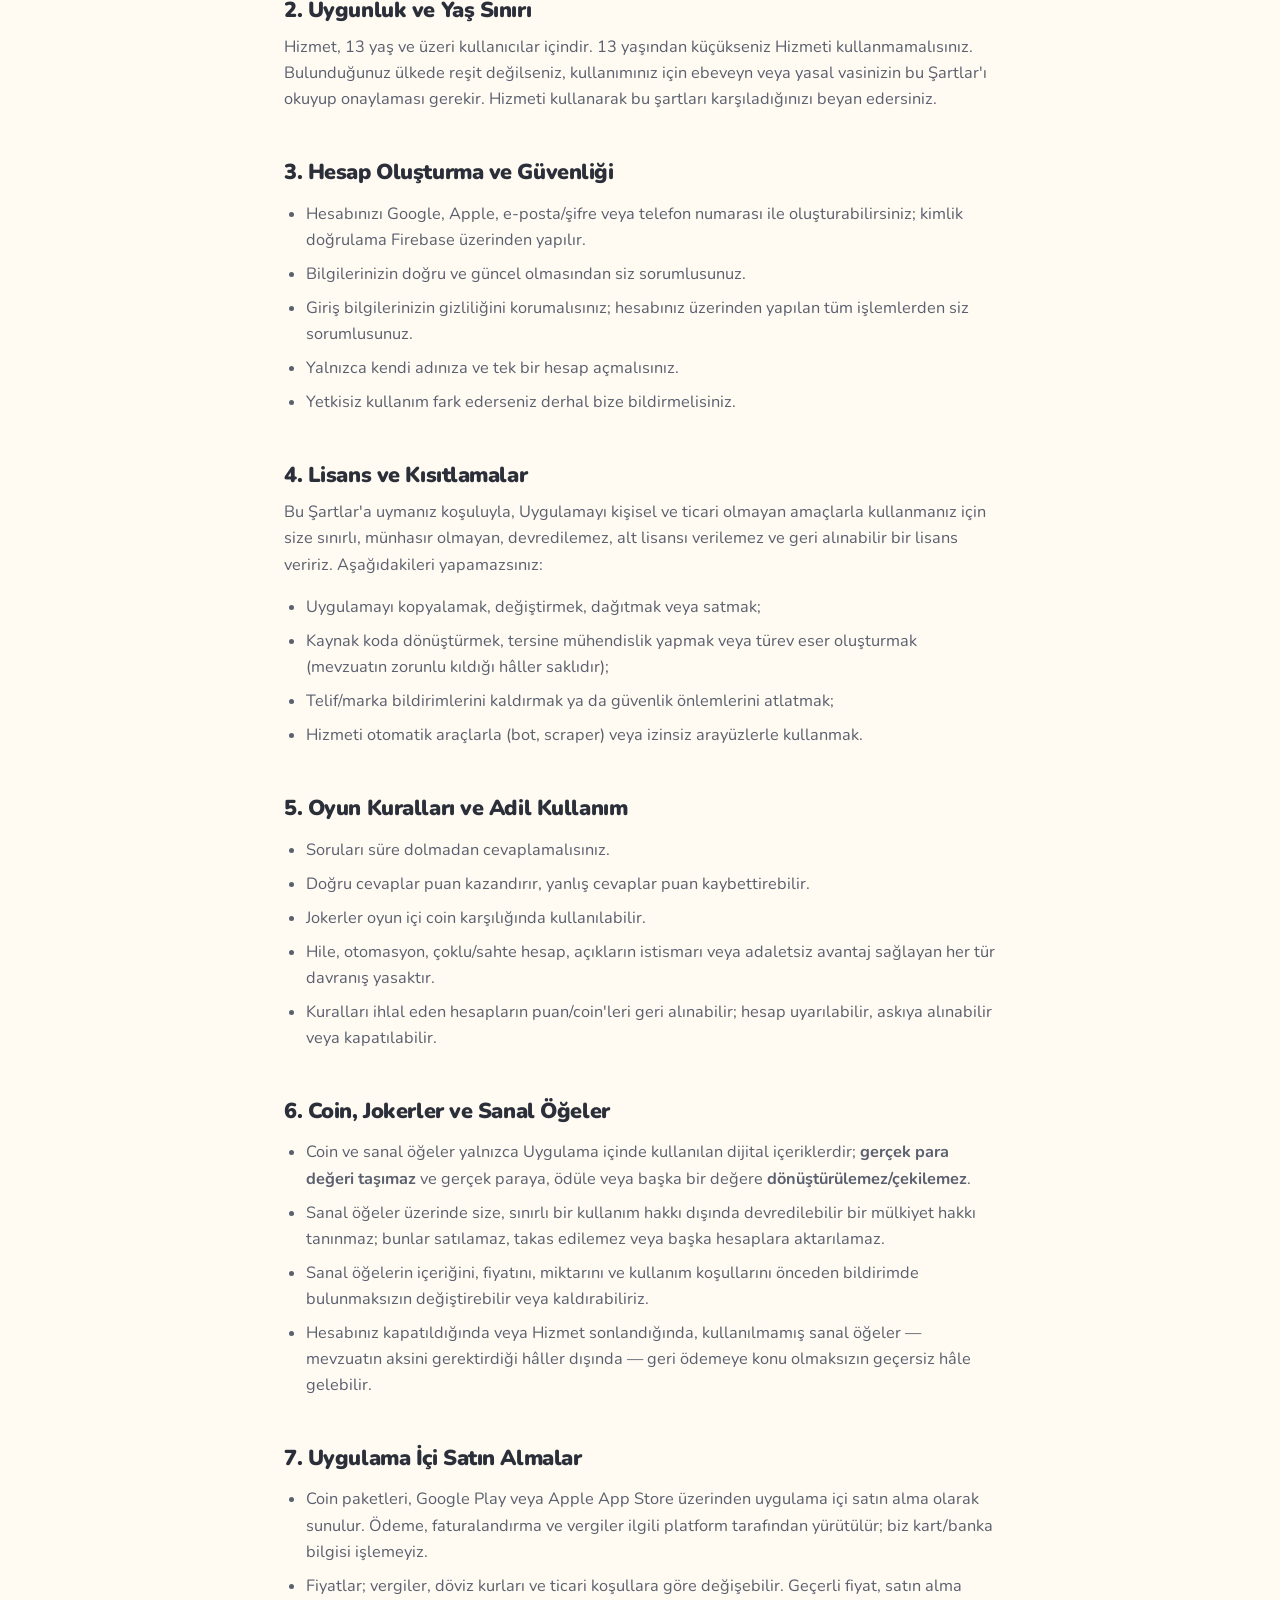
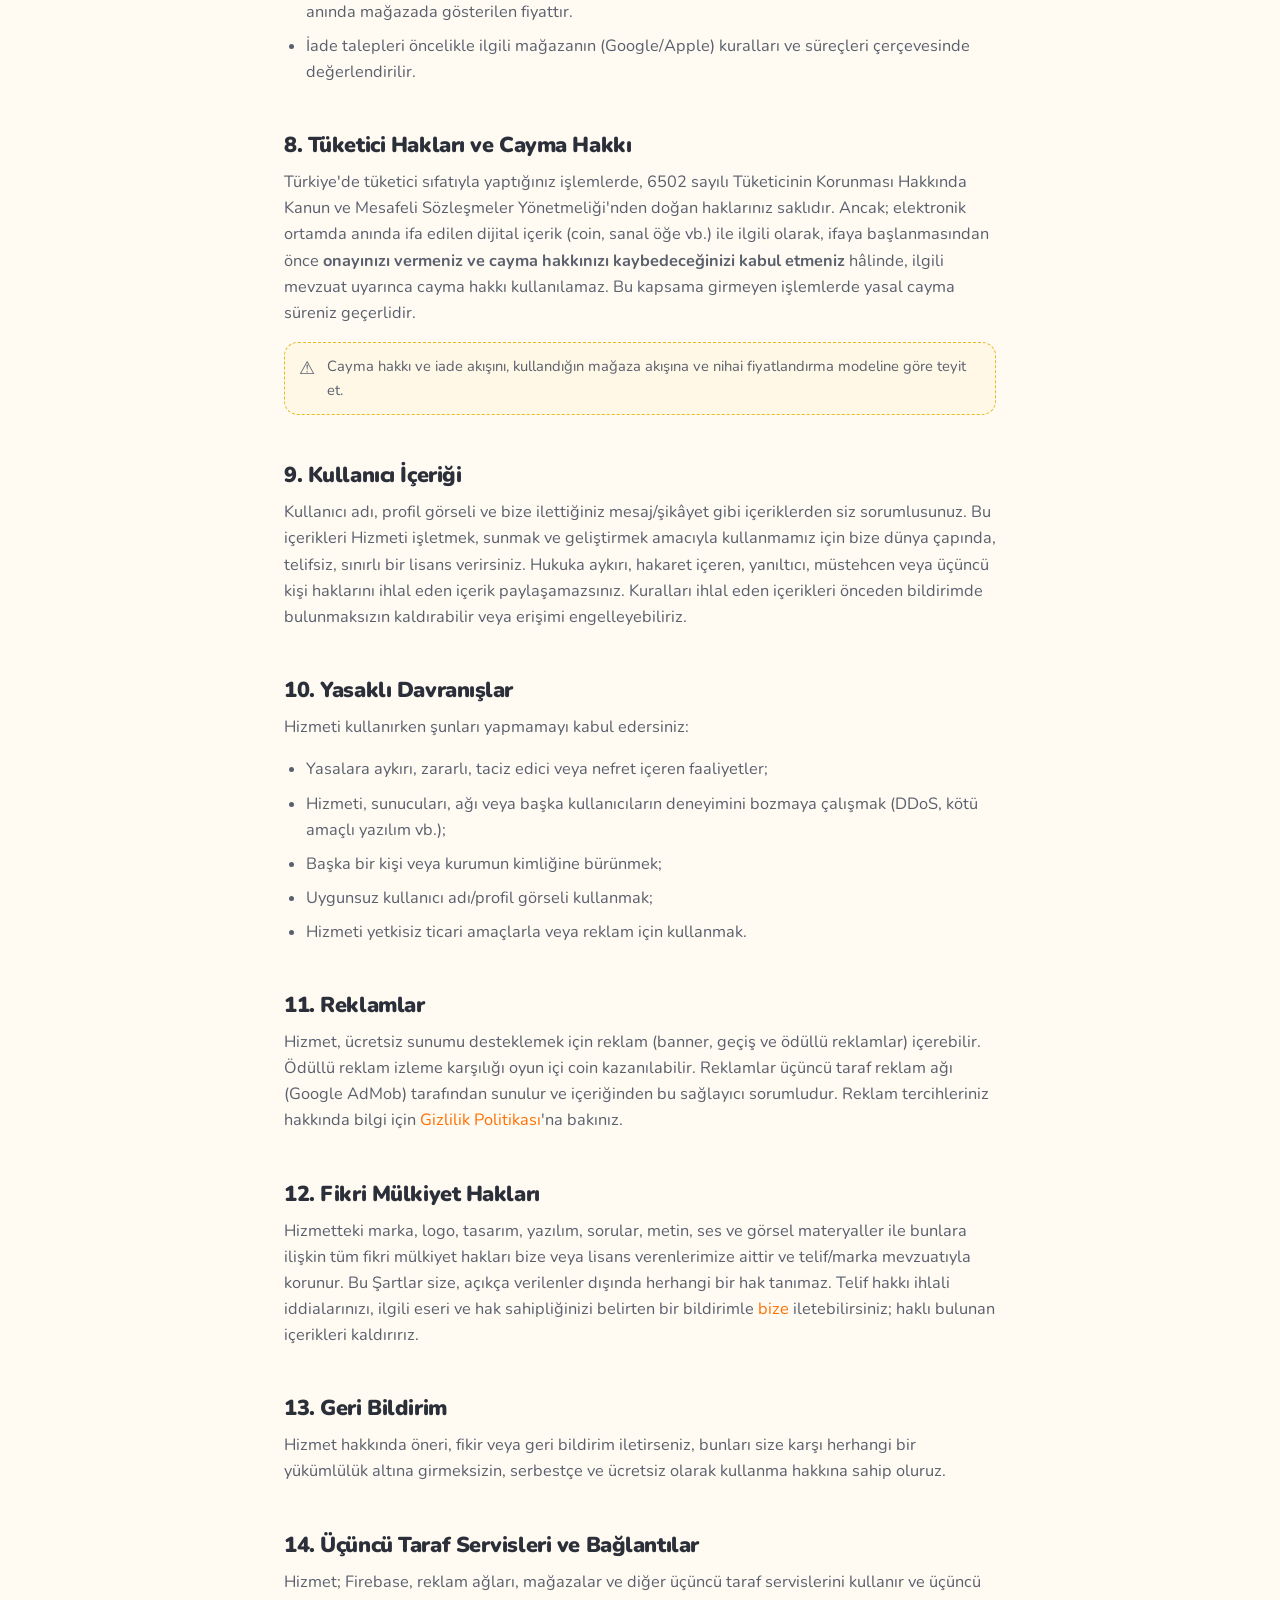
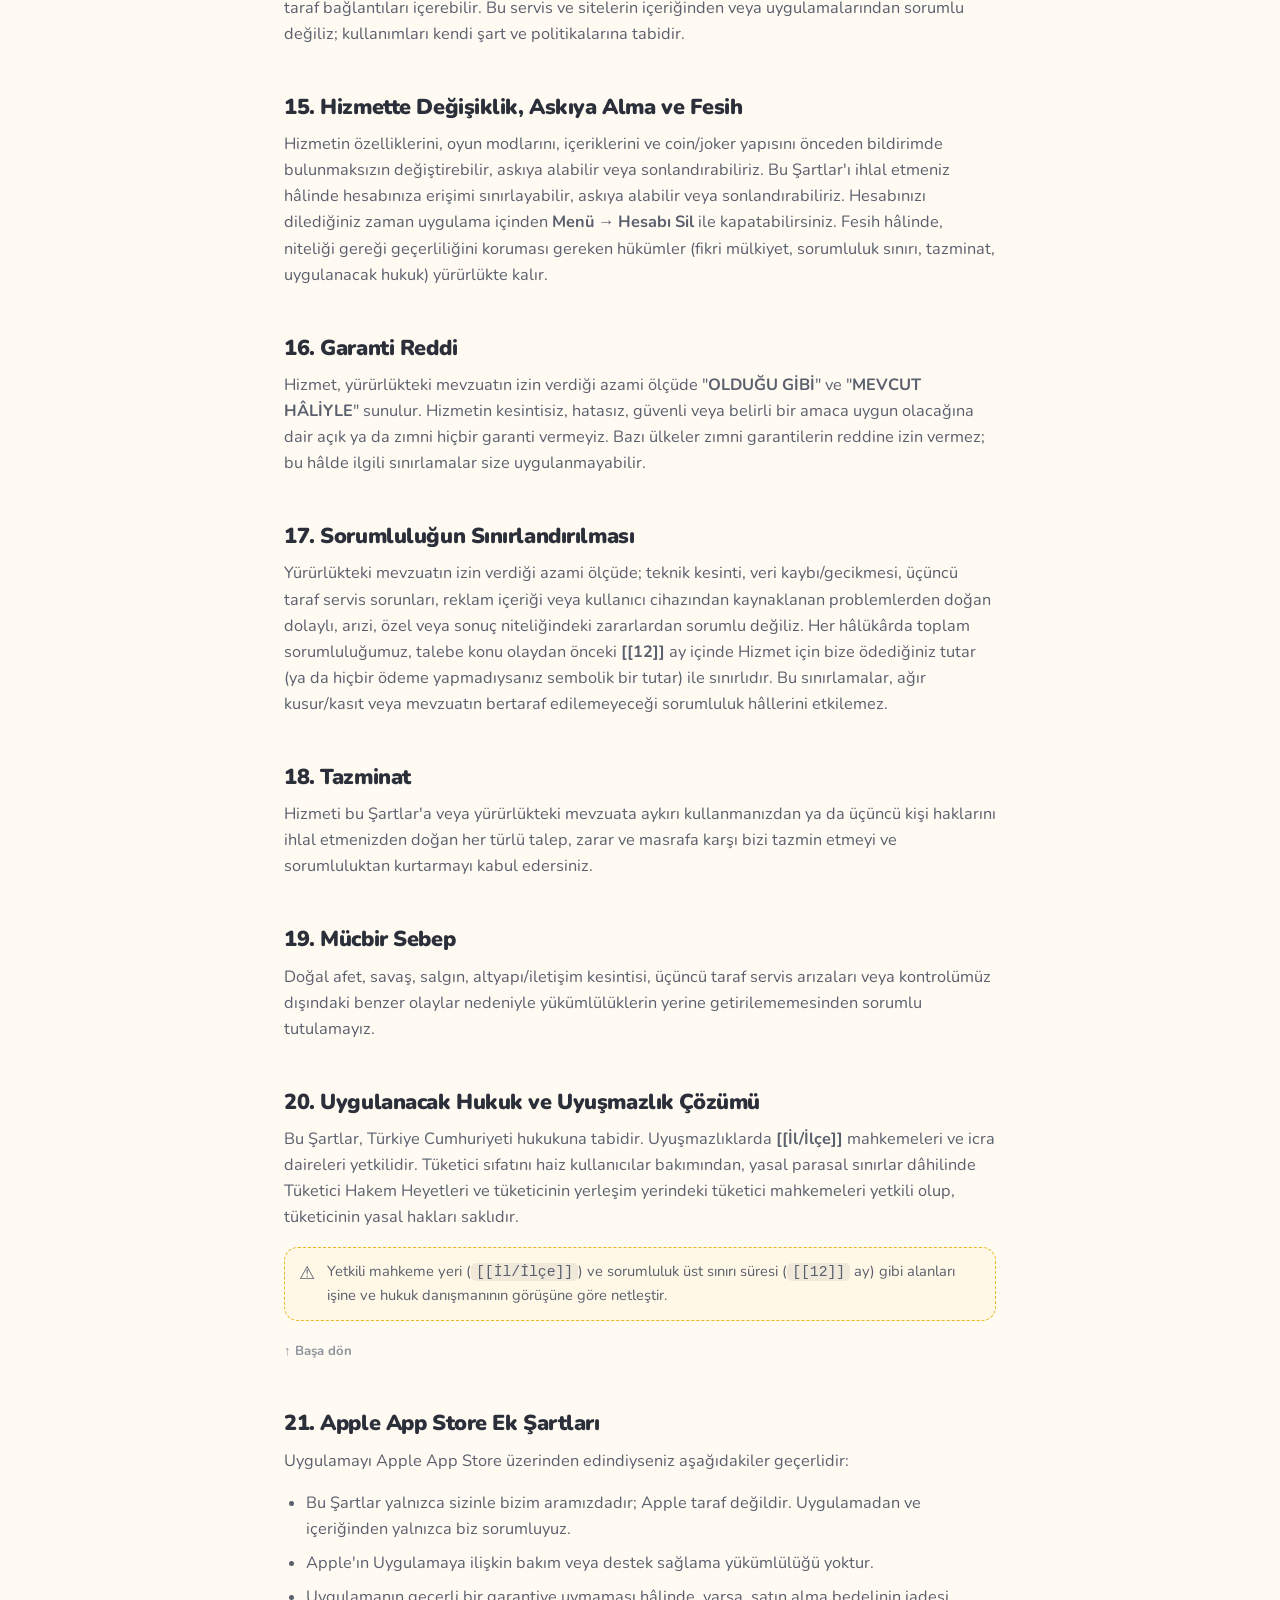
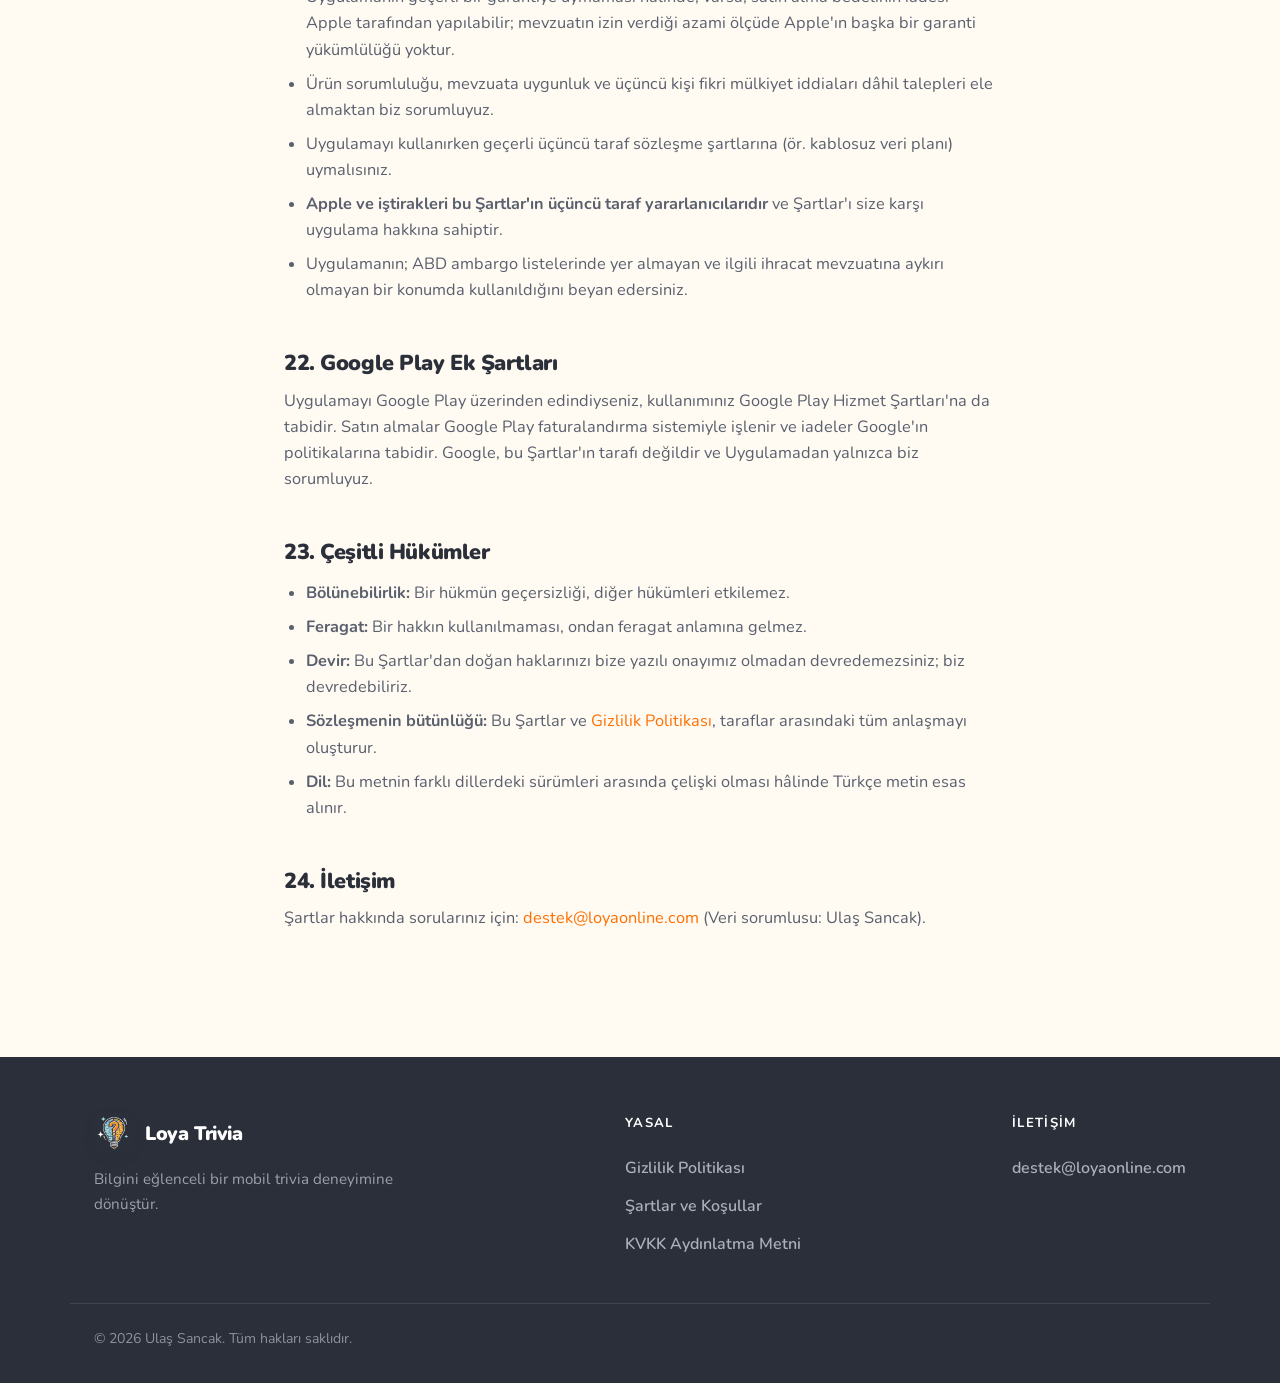
<file: terms.html>
<!doctype html>
<html lang="tr">
  <head>
    <meta charset="utf-8" />
    <meta name="viewport" content="width=device-width, initial-scale=1" />
    <title>Şartlar ve Koşullar | Loya Trivia</title>
    <meta
      name="description"
      content="Loya Trivia Kullanım Şartları: hesap, lisans, oyun kuralları, coin ve sanal öğeler, uygulama içi satın almalar, tüketici hakları, sorumluluk sınırları, Apple/Google ek şartları ve uyuşmazlık çözümü."
    />
    <meta name="theme-color" content="#ff8c00" />
    <link rel="canonical" href="https://loyaonline.com/terms.html" />
    <link rel="icon" type="image/png" href="favicon/favicon-96x96.png" sizes="96x96" />
    <link rel="icon" type="image/svg+xml" href="favicon/favicon.svg" />
    <link rel="shortcut icon" href="favicon/favicon.ico" />
    <link rel="apple-touch-icon" sizes="180x180" href="favicon/apple-touch-icon.png" />
    <meta name="apple-mobile-web-app-title" content="Loya Trivia" />
    <link rel="manifest" href="favicon/site.webmanifest" />
    <link rel="preconnect" href="https://fonts.googleapis.com" />
    <link rel="preconnect" href="https://fonts.gstatic.com" crossorigin />
    <link
      href="https://fonts.googleapis.com/css2?family=Nunito:wght@400;600;700;800;900&display=swap"
      rel="stylesheet"
    />
    <link rel="stylesheet" href="assets/css/styles.css" />
  </head>
  <body class="legal-page">
    <header class="site-header" data-header>
      <a class="brand" href="index.html">
        <img src="assets/img/app-icon.png" alt="Loya Trivia logo" />
        <span data-app-name>Loya Trivia</span>
      </a>
      <nav class="site-nav">
        <a href="index.html#indir">İndir</a>
        <a href="privacy.html">Gizlilik</a>
        <a class="nav-cta" href="kvkk.html">KVKK</a>
      </nav>
    </header>

    <main>
      <section class="legal-hero" id="ust">
        <p class="eyebrow">📜 Yasal Bilgilendirme</p>
        <h1>Şartlar ve Koşullar</h1>
        <p>Son güncelleme: <span data-last-updated>6 Haziran 2026</span></p>
        <div class="legal-toc">
          <a href="privacy.html">Gizlilik</a>
          <a href="terms.html">Şartlar</a>
          <a href="kvkk.html">KVKK</a>
        </div>
      </section>

      <article class="legal-content">
        <div class="legal-meta">
          <span>Yürürlük tarihi: <b data-last-updated>6 Haziran 2026</b></span>
          <span>Sürüm: <b>1.0</b></span>
          <span>Geçerli: <b data-app-name>Loya Trivia</b> mobil uygulaması ve loyaonline.com</span>
        </div>

        <p class="legal-flag">
          <strong>Yayın öncesi kontrol:</strong> Bu sözleşme uygulamanın fiili
          işleyişine göre hazırlanmış kapsamlı bir taslaktır.
          <code>[[...]]</code> alanlarını doldur; özellikle uyuşmazlık çözümü
          (yetkili mahkeme/şehir), iade ve fiyatlandırma esaslarını teyit et ve
          metni bir hukuk danışmanına onaylat. Bu belge hukuki danışmanlık
          yerine geçmez.
        </p>

        <p>
          Bu Kullanım Şartları ("Şartlar"), bireysel geliştirici (şahıs
          işletmesi) sıfatıyla faaliyet gösteren
          <strong data-controller-name>[[Ad Soyad — veri sorumlusu]]</strong>
          ("biz") ile siz ("kullanıcı") arasında, <span data-app-name>Loya
          Trivia</span> mobil uygulaması ("Uygulama") ve
          <a href="index.html">loyaonline.com</a> ("Site") kullanımına ilişkin
          hukuken bağlayıcı bir sözleşmedir. Uygulamayı indirerek, hesap
          oluşturarak veya kullanarak bu Şartlar'ı ve
          <a href="privacy.html">Gizlilik Politikası</a>'nı kabul etmiş
          sayılırsınız. Kabul etmiyorsanız Uygulamayı kullanmamalısınız.
        </p>

        <!-- TOC -->
        <nav class="legal-index" aria-label="İçindekiler">
          <h2>İçindekiler</h2>
          <ol>
            <li><a href="#tanimlar">Tanımlar</a></li>
            <li><a href="#uygunluk">Uygunluk ve Yaş</a></li>
            <li><a href="#hesap">Hesap ve Güvenlik</a></li>
            <li><a href="#lisans">Lisans ve Kısıtlamalar</a></li>
            <li><a href="#kurallar">Oyun Kuralları ve Adil Kullanım</a></li>
            <li><a href="#coin">Coin ve Sanal Öğeler</a></li>
            <li><a href="#satinalma">Uygulama İçi Satın Almalar</a></li>
            <li><a href="#tuketici">Tüketici Hakları ve Cayma</a></li>
            <li><a href="#icerik">Kullanıcı İçeriği</a></li>
            <li><a href="#yasak">Yasaklı Davranışlar</a></li>
            <li><a href="#reklam">Reklamlar</a></li>
            <li><a href="#fikri">Fikri Mülkiyet</a></li>
            <li><a href="#geribildirim">Geri Bildirim</a></li>
            <li><a href="#ucuncu">Üçüncü Taraf Servisleri</a></li>
            <li><a href="#fesih">Değişiklik, Askıya Alma ve Fesih</a></li>
            <li><a href="#garanti">Garanti Reddi</a></li>
            <li><a href="#sorumluluk">Sorumluluğun Sınırlandırılması</a></li>
            <li><a href="#tazminat">Tazminat</a></li>
            <li><a href="#mucbir">Mücbir Sebep</a></li>
            <li><a href="#hukuk">Uygulanacak Hukuk ve Uyuşmazlık</a></li>
            <li><a href="#apple">Apple App Store Ek Şartları</a></li>
            <li><a href="#google">Google Play Ek Şartları</a></li>
            <li><a href="#cesitli">Çeşitli Hükümler</a></li>
            <li><a href="#iletisim">İletişim</a></li>
          </ol>
        </nav>

        <!-- 1 -->
        <h2 id="tanimlar">1. Tanımlar</h2>
        <ul>
          <li><strong>Hizmet:</strong> Uygulama, Site ve sunulan tüm özellikler.</li>
          <li>
            <strong>Coin:</strong> Yalnızca Uygulama içinde kullanılan sanal para
            birimi.
          </li>
          <li>
            <strong>Sanal öğeler:</strong> Coin, jokerler ve diğer oyun içi
            dijital içerikler.
          </li>
          <li>
            <strong>Kullanıcı içeriği:</strong> Kullanıcı adı, profil görseli ve
            ilettiğiniz mesaj/şikâyet gibi tarafınızca sağlanan içerikler.
          </li>
        </ul>

        <!-- 2 -->
        <h2 id="uygunluk">2. Uygunluk ve Yaş Sınırı</h2>
        <p>
          Hizmet, <span data-min-age>13</span> yaş ve üzeri kullanıcılar
          içindir. <span data-min-age>13</span> yaşından küçükseniz Hizmeti
          kullanmamalısınız. Bulunduğunuz ülkede reşit değilseniz, kullanımınız
          için ebeveyn veya yasal vasinizin bu Şartlar'ı okuyup onaylaması
          gerekir. Hizmeti kullanarak bu şartları karşıladığınızı beyan
          edersiniz.
        </p>

        <!-- 3 -->
        <h2 id="hesap">3. Hesap Oluşturma ve Güvenliği</h2>
        <ul>
          <li>
            Hesabınızı Google, Apple, e-posta/şifre veya telefon numarası ile
            oluşturabilirsiniz; kimlik doğrulama Firebase üzerinden yapılır.
          </li>
          <li>Bilgilerinizin doğru ve güncel olmasından siz sorumlusunuz.</li>
          <li>
            Giriş bilgilerinizin gizliliğini korumalısınız; hesabınız üzerinden
            yapılan tüm işlemlerden siz sorumlusunuz.
          </li>
          <li>Yalnızca kendi adınıza ve tek bir hesap açmalısınız.</li>
          <li>
            Yetkisiz kullanım fark ederseniz derhal bize bildirmelisiniz.
          </li>
        </ul>

        <!-- 4 -->
        <h2 id="lisans">4. Lisans ve Kısıtlamalar</h2>
        <p>
          Bu Şartlar'a uymanız koşuluyla, Uygulamayı kişisel ve ticari olmayan
          amaçlarla kullanmanız için size sınırlı, münhasır olmayan,
          devredilemez, alt lisansı verilemez ve geri alınabilir bir lisans
          veririz. Aşağıdakileri yapamazsınız:
        </p>
        <ul>
          <li>Uygulamayı kopyalamak, değiştirmek, dağıtmak veya satmak;</li>
          <li>
            Kaynak koda dönüştürmek, tersine mühendislik yapmak veya türev eser
            oluşturmak (mevzuatın zorunlu kıldığı hâller saklıdır);
          </li>
          <li>
            Telif/marka bildirimlerini kaldırmak ya da güvenlik önlemlerini
            atlatmak;
          </li>
          <li>
            Hizmeti otomatik araçlarla (bot, scraper) veya izinsiz arayüzlerle
            kullanmak.
          </li>
        </ul>

        <!-- 5 -->
        <h2 id="kurallar">5. Oyun Kuralları ve Adil Kullanım</h2>
        <ul>
          <li>Soruları süre dolmadan cevaplamalısınız.</li>
          <li>Doğru cevaplar puan kazandırır, yanlış cevaplar puan kaybettirebilir.</li>
          <li>Jokerler oyun içi coin karşılığında kullanılabilir.</li>
          <li>
            Hile, otomasyon, çoklu/sahte hesap, açıkların istismarı veya
            adaletsiz avantaj sağlayan her tür davranış yasaktır.
          </li>
          <li>
            Kuralları ihlal eden hesapların puan/coin'leri geri alınabilir;
            hesap uyarılabilir, askıya alınabilir veya kapatılabilir.
          </li>
        </ul>

        <!-- 6 -->
        <h2 id="coin">6. Coin, Jokerler ve Sanal Öğeler</h2>
        <ul>
          <li>
            Coin ve sanal öğeler yalnızca Uygulama içinde kullanılan dijital
            içeriklerdir; <strong>gerçek para değeri taşımaz</strong> ve gerçek
            paraya, ödüle veya başka bir değere
            <strong>dönüştürülemez/çekilemez</strong>.
          </li>
          <li>
            Sanal öğeler üzerinde size, sınırlı bir kullanım hakkı dışında
            devredilebilir bir mülkiyet hakkı tanınmaz; bunlar satılamaz,
            takas edilemez veya başka hesaplara aktarılamaz.
          </li>
          <li>
            Sanal öğelerin içeriğini, fiyatını, miktarını ve kullanım koşullarını
            önceden bildirimde bulunmaksızın değiştirebilir veya
            kaldırabiliriz.
          </li>
          <li>
            Hesabınız kapatıldığında veya Hizmet sonlandığında, kullanılmamış
            sanal öğeler — mevzuatın aksini gerektirdiği hâller dışında — geri
            ödemeye konu olmaksızın geçersiz hâle gelebilir.
          </li>
        </ul>

        <!-- 7 -->
        <h2 id="satinalma">7. Uygulama İçi Satın Almalar</h2>
        <ul>
          <li>
            Coin paketleri, Google Play veya Apple App Store üzerinden uygulama
            içi satın alma olarak sunulur. Ödeme, faturalandırma ve vergiler
            ilgili platform tarafından yürütülür; biz kart/banka bilgisi
            işlemeyiz.
          </li>
          <li>
            Fiyatlar; vergiler, döviz kurları ve ticari koşullara göre
            değişebilir. Geçerli fiyat, satın alma anında mağazada gösterilen
            fiyattır.
          </li>
          <li>
            İade talepleri öncelikle ilgili mağazanın (Google/Apple) kuralları ve
            süreçleri çerçevesinde değerlendirilir.
          </li>
        </ul>

        <!-- 8 -->
        <h2 id="tuketici">8. Tüketici Hakları ve Cayma Hakkı</h2>
        <p>
          Türkiye'de tüketici sıfatıyla yaptığınız işlemlerde, 6502 sayılı
          Tüketicinin Korunması Hakkında Kanun ve Mesafeli Sözleşmeler
          Yönetmeliği'nden doğan haklarınız saklıdır. Ancak; elektronik ortamda
          anında ifa edilen dijital içerik (coin, sanal öğe vb.) ile ilgili
          olarak, ifaya başlanmasından önce <strong>onayınızı vermeniz ve cayma
          hakkınızı kaybedeceğinizi kabul etmeniz</strong> hâlinde, ilgili
          mevzuat uyarınca cayma hakkı kullanılamaz. Bu kapsama girmeyen
          işlemlerde yasal cayma süreniz geçerlidir.
        </p>
        <p class="legal-flag">
          Cayma hakkı ve iade akışını, kullandığın mağaza akışına ve nihai
          fiyatlandırma modeline göre teyit et.
        </p>

        <!-- 9 -->
        <h2 id="icerik">9. Kullanıcı İçeriği</h2>
        <p>
          Kullanıcı adı, profil görseli ve bize ilettiğiniz mesaj/şikâyet gibi
          içeriklerden siz sorumlusunuz. Bu içerikleri Hizmeti işletmek,
          sunmak ve geliştirmek amacıyla kullanmamız için bize dünya çapında,
          telifsiz, sınırlı bir lisans verirsiniz. Hukuka aykırı, hakaret
          içeren, yanıltıcı, müstehcen veya üçüncü kişi haklarını ihlal eden
          içerik paylaşamazsınız. Kuralları ihlal eden içerikleri önceden
          bildirimde bulunmaksızın kaldırabilir veya erişimi engelleyebiliriz.
        </p>

        <!-- 10 -->
        <h2 id="yasak">10. Yasaklı Davranışlar</h2>
        <p>Hizmeti kullanırken şunları yapmamayı kabul edersiniz:</p>
        <ul>
          <li>Yasalara aykırı, zararlı, taciz edici veya nefret içeren faaliyetler;</li>
          <li>
            Hizmeti, sunucuları, ağı veya başka kullanıcıların deneyimini bozmaya
            çalışmak (DDoS, kötü amaçlı yazılım vb.);
          </li>
          <li>Başka bir kişi veya kurumun kimliğine bürünmek;</li>
          <li>Uygunsuz kullanıcı adı/profil görseli kullanmak;</li>
          <li>Hizmeti yetkisiz ticari amaçlarla veya reklam için kullanmak.</li>
        </ul>

        <!-- 11 -->
        <h2 id="reklam">11. Reklamlar</h2>
        <p>
          Hizmet, ücretsiz sunumu desteklemek için reklam (banner, geçiş ve
          ödüllü reklamlar) içerebilir. Ödüllü reklam izleme karşılığı oyun içi
          coin kazanılabilir. Reklamlar üçüncü taraf reklam ağı (Google AdMob)
          tarafından sunulur ve içeriğinden bu sağlayıcı sorumludur. Reklam tercihleriniz hakkında bilgi için
          <a href="privacy.html">Gizlilik Politikası</a>'na bakınız.
        </p>

        <!-- 12 -->
        <h2 id="fikri">12. Fikri Mülkiyet Hakları</h2>
        <p>
          Hizmetteki marka, logo, tasarım, yazılım, sorular, metin, ses ve
          görsel materyaller ile bunlara ilişkin tüm fikri mülkiyet hakları bize
          veya lisans verenlerimize aittir ve telif/marka mevzuatıyla korunur.
          Bu Şartlar size, açıkça verilenler dışında herhangi bir hak
          tanımaz. Telif hakkı ihlali iddialarınızı, ilgili eseri ve hak
          sahipliğinizi belirten bir bildirimle
          <a data-support-mailto href="mailto:destek@loyaonline.com">bize</a>
          iletebilirsiniz; haklı bulunan içerikleri kaldırırız.
        </p>

        <!-- 13 -->
        <h2 id="geribildirim">13. Geri Bildirim</h2>
        <p>
          Hizmet hakkında öneri, fikir veya geri bildirim iletirseniz, bunları
          size karşı herhangi bir yükümlülük altına girmeksizin, serbestçe ve
          ücretsiz olarak kullanma hakkına sahip oluruz.
        </p>

        <!-- 14 -->
        <h2 id="ucuncu">14. Üçüncü Taraf Servisleri ve Bağlantılar</h2>
        <p>
          Hizmet; Firebase, reklam ağları, mağazalar ve diğer üçüncü taraf
          servislerini kullanır ve üçüncü taraf bağlantıları içerebilir. Bu
          servis ve sitelerin içeriğinden veya uygulamalarından sorumlu değiliz;
          kullanımları kendi şart ve politikalarına tabidir.
        </p>

        <!-- 15 -->
        <h2 id="fesih">15. Hizmette Değişiklik, Askıya Alma ve Fesih</h2>
        <p>
          Hizmetin özelliklerini, oyun modlarını, içeriklerini ve coin/joker
          yapısını önceden bildirimde bulunmaksızın değiştirebilir, askıya
          alabilir veya sonlandırabiliriz. Bu Şartlar'ı ihlal etmeniz hâlinde
          hesabınıza erişimi sınırlayabilir, askıya alabilir veya
          sonlandırabiliriz. Hesabınızı dilediğiniz zaman uygulama içinden
          <strong>Menü &rarr; Hesabı Sil</strong> ile kapatabilirsiniz. Fesih
          hâlinde, niteliği gereği geçerliliğini koruması gereken hükümler (fikri
          mülkiyet, sorumluluk sınırı, tazminat, uygulanacak hukuk) yürürlükte
          kalır.
        </p>

        <!-- 16 -->
        <h2 id="garanti">16. Garanti Reddi</h2>
        <p>
          Hizmet, yürürlükteki mevzuatın izin verdiği azami ölçüde "<strong>OLDUĞU
          GİBİ</strong>" ve "<strong>MEVCUT HÂLİYLE</strong>" sunulur. Hizmetin
          kesintisiz, hatasız, güvenli veya belirli bir amaca uygun olacağına
          dair açık ya da zımni hiçbir garanti vermeyiz. Bazı ülkeler zımni
          garantilerin reddine izin vermez; bu hâlde ilgili sınırlamalar size
          uygulanmayabilir.
        </p>

        <!-- 17 -->
        <h2 id="sorumluluk">17. Sorumluluğun Sınırlandırılması</h2>
        <p>
          Yürürlükteki mevzuatın izin verdiği azami ölçüde; teknik kesinti, veri
          kaybı/gecikmesi, üçüncü taraf servis sorunları, reklam içeriği veya
          kullanıcı cihazından kaynaklanan problemlerden doğan dolaylı, arızi,
          özel veya sonuç niteliğindeki zararlardan sorumlu değiliz. Her hâlükârda
          toplam sorumluluğumuz, talebe konu olaydan önceki
          <strong>[[12]]</strong> ay içinde Hizmet için bize ödediğiniz tutar (ya
          da hiçbir ödeme yapmadıysanız sembolik bir tutar) ile sınırlıdır. Bu
          sınırlamalar, ağır kusur/kasıt veya mevzuatın bertaraf edilemeyeceği
          sorumluluk hâllerini etkilemez.
        </p>

        <!-- 18 -->
        <h2 id="tazminat">18. Tazminat</h2>
        <p>
          Hizmeti bu Şartlar'a veya yürürlükteki mevzuata aykırı kullanmanızdan
          ya da üçüncü kişi haklarını ihlal etmenizden doğan her türlü talep,
          zarar ve masrafa karşı bizi tazmin etmeyi ve sorumluluktan kurtarmayı
          kabul edersiniz.
        </p>

        <!-- 19 -->
        <h2 id="mucbir">19. Mücbir Sebep</h2>
        <p>
          Doğal afet, savaş, salgın, altyapı/iletişim kesintisi, üçüncü taraf
          servis arızaları veya kontrolümüz dışındaki benzer olaylar nedeniyle
          yükümlülüklerin yerine getirilememesinden sorumlu tutulamayız.
        </p>

        <!-- 20 -->
        <h2 id="hukuk">20. Uygulanacak Hukuk ve Uyuşmazlık Çözümü</h2>
        <p>
          Bu Şartlar, Türkiye Cumhuriyeti hukukuna tabidir. Uyuşmazlıklarda
          <strong>[[İl/İlçe]]</strong> mahkemeleri ve icra daireleri yetkilidir.
          Tüketici sıfatını haiz kullanıcılar bakımından, yasal parasal sınırlar
          dâhilinde Tüketici Hakem Heyetleri ve tüketicinin yerleşim yerindeki
          tüketici mahkemeleri yetkili olup, tüketicinin yasal hakları saklıdır.
        </p>
        <p class="legal-flag">
          Yetkili mahkeme yeri (<code>[[İl/İlçe]]</code>) ve sorumluluk üst sınırı
          süresi (<code>[[12]]</code> ay) gibi alanları işine ve hukuk
          danışmanının görüşüne göre netleştir.
        </p>
        <a class="to-top" href="#ust">↑ Başa dön</a>

        <!-- 21 -->
        <h2 id="apple">21. Apple App Store Ek Şartları</h2>
        <p>
          Uygulamayı Apple App Store üzerinden edindiyseniz aşağıdakiler geçerlidir:
        </p>
        <ul>
          <li>
            Bu Şartlar yalnızca sizinle bizim aramızdadır; Apple taraf değildir.
            Uygulamadan ve içeriğinden yalnızca biz sorumluyuz.
          </li>
          <li>
            Apple'ın Uygulamaya ilişkin bakım veya destek sağlama yükümlülüğü
            yoktur.
          </li>
          <li>
            Uygulamanın geçerli bir garantiye uymaması hâlinde, varsa, satın alma
            bedelinin iadesi Apple tarafından yapılabilir; mevzuatın izin verdiği
            azami ölçüde Apple'ın başka bir garanti yükümlülüğü yoktur.
          </li>
          <li>
            Ürün sorumluluğu, mevzuata uygunluk ve üçüncü kişi fikri mülkiyet
            iddiaları dâhil talepleri ele almaktan biz sorumluyuz.
          </li>
          <li>
            Uygulamayı kullanırken geçerli üçüncü taraf sözleşme şartlarına (ör.
            kablosuz veri planı) uymalısınız.
          </li>
          <li>
            <strong>Apple ve iştirakleri bu Şartlar'ın üçüncü taraf
            yararlanıcılarıdır</strong> ve Şartlar'ı size karşı uygulama hakkına
            sahiptir.
          </li>
          <li>
            Uygulamanın; ABD ambargo listelerinde yer almayan ve ilgili ihracat
            mevzuatına aykırı olmayan bir konumda kullanıldığını beyan
            edersiniz.
          </li>
        </ul>

        <!-- 22 -->
        <h2 id="google">22. Google Play Ek Şartları</h2>
        <p>
          Uygulamayı Google Play üzerinden edindiyseniz, kullanımınız Google Play
          Hizmet Şartları'na da tabidir. Satın almalar Google Play
          faturalandırma sistemiyle işlenir ve iadeler Google'ın politikalarına
          tabidir. Google, bu Şartlar'ın tarafı değildir ve Uygulamadan yalnızca
          biz sorumluyuz.
        </p>

        <!-- 23 -->
        <h2 id="cesitli">23. Çeşitli Hükümler</h2>
        <ul>
          <li>
            <strong>Bölünebilirlik:</strong> Bir hükmün geçersizliği, diğer
            hükümleri etkilemez.
          </li>
          <li>
            <strong>Feragat:</strong> Bir hakkın kullanılmaması, ondan feragat
            anlamına gelmez.
          </li>
          <li>
            <strong>Devir:</strong> Bu Şartlar'dan doğan haklarınızı bize
            yazılı onayımız olmadan devredemezsiniz; biz devredebiliriz.
          </li>
          <li>
            <strong>Sözleşmenin bütünlüğü:</strong> Bu Şartlar ve
            <a href="privacy.html">Gizlilik Politikası</a>, taraflar arasındaki
            tüm anlaşmayı oluşturur.
          </li>
          <li>
            <strong>Dil:</strong> Bu metnin farklı dillerdeki sürümleri arasında
            çelişki olması hâlinde Türkçe metin esas alınır.
          </li>
        </ul>

        <!-- 24 -->
        <h2 id="iletisim">24. İletişim</h2>
        <p>
          Şartlar hakkında sorularınız için:
          <a data-support-mailto href="mailto:destek@loyaonline.com">
            <span data-support-email>destek@loyaonline.com</span>
          </a>
          (Veri sorumlusu:
          <span data-controller-name>[[Ad Soyad — veri sorumlusu]]</span>).
        </p>
      </article>
    </main>

    <footer class="site-footer">
      <div class="footer-grid">
        <div class="footer-brand">
          <a class="brand" href="index.html">
            <img src="assets/img/app-icon.png" alt="" />
            <span data-app-name>Loya Trivia</span>
          </a>
          <p>Bilgini eğlenceli bir mobil trivia deneyimine dönüştür.</p>
        </div>
        <div class="footer-col">
          <h4>Yasal</h4>
          <a href="privacy.html">Gizlilik Politikası</a>
          <a href="terms.html">Şartlar ve Koşullar</a>
          <a href="kvkk.html">KVKK Aydınlatma Metni</a>
        </div>
        <div class="footer-col">
          <h4>İletişim</h4>
          <a data-support-mailto href="mailto:destek@loyaonline.com">
            <span data-support-email>destek@loyaonline.com</span>
          </a>
        </div>
      </div>
      <div class="footer-bottom">
        <span
          >© <span data-year>2026</span>
          <span data-publisher-name>Loya Online</span>. Tüm hakları
          saklıdır.</span
        >
      </div>
    </footer>

    <script src="assets/js/site-config.js"></script>
    <script src="assets/js/main.js"></script>
  </body>
</html>
</file>
<file: assets/css/styles.css>
/* ============================================================================
 * Loya Trivia — Landing Stylesheet
 * Playful & bold. Orange brand (#FF8C00), Nunito, rounded chunky cards.
 *
 * Sections:
 *   1. Design tokens (CSS variables)
 *   2. Base / reset
 *   3. Layout helpers
 *   4. Buttons & store badges
 *   5. Header / nav
 *   6. Hero + device frame
 *   7. Stats strip
 *   8. Feature / mode cards
 *   9. Showcase mini-screens
 *  10. How-to-play / rules
 *  11. FAQ
 *  12. Download CTA band
 *  13. Footer
 *  14. Legal pages
 *  15. Animations
 *  16. Responsive
 * ==========================================================================*/

/* ----------------------------------------------------------------- 1. Tokens */
:root {
  /* Brand */
  --orange: #ff8c00;
  --orange-2: #ffa726;
  --orange-3: #ff6f00;
  --orange-soft: #fff2e0;

  /* Accents (from the app) */
  --green: #4caf50;
  --red: #ff5c6c;
  --yellow: #ffb74d;
  --purple: #7c6cff;

  /* Ink */
  --ink: #2b2f39;
  --ink-2: #5a606e;
  --ink-3: #8e949e;

  /* Surfaces */
  --bg: #fffaf2;
  --bg-2: #fff6ea;
  --surface: #ffffff;
  --line: #f0e6d8;

  /* Effects */
  --shadow-sm: 0 4px 14px rgba(43, 47, 57, 0.06);
  --shadow: 0 14px 40px rgba(255, 140, 0, 0.16);
  --shadow-lg: 0 30px 70px rgba(255, 111, 0, 0.22);
  --radius: 22px;
  --radius-lg: 32px;
  --grad-warm: linear-gradient(135deg, #ff8c00 0%, #ffb04d 100%);
  --grad-hot: linear-gradient(135deg, #ff6f00 0%, #ff8c00 55%, #ffa726 100%);

  --maxw: 1140px;
  --ease: cubic-bezier(0.22, 1, 0.36, 1);
}

/* ------------------------------------------------------------------- 2. Base */
*,
*::before,
*::after {
  box-sizing: border-box;
}

html {
  scroll-behavior: smooth;
  -webkit-text-size-adjust: 100%;
}

body {
  margin: 0;
  font-family: "Nunito", -apple-system, BlinkMacSystemFont, "Segoe UI", Roboto,
    Helvetica, Arial, sans-serif;
  color: var(--ink);
  background: var(--bg);
  line-height: 1.6;
  overflow-x: hidden;
  -webkit-font-smoothing: antialiased;
  text-rendering: optimizeLegibility;
}

img {
  max-width: 100%;
  display: block;
}

a {
  color: var(--orange-3);
  text-decoration: none;
}

h1,
h2,
h3 {
  line-height: 1.12;
  margin: 0 0 0.5em;
  font-weight: 900;
  letter-spacing: -0.02em;
  color: var(--ink);
}

h1 {
  font-size: clamp(2.4rem, 6vw, 4.2rem);
}

h2 {
  font-size: clamp(1.7rem, 3.6vw, 2.7rem);
}

p {
  margin: 0 0 1em;
}

:focus-visible {
  outline: 3px solid var(--orange);
  outline-offset: 3px;
  border-radius: 6px;
}

/* ---------------------------------------------------------------- 3. Layout */
.wrap {
  width: 100%;
  max-width: var(--maxw);
  margin: 0 auto;
  padding: 0 24px;
}

.section {
  padding: clamp(64px, 9vw, 120px) 0;
}

.eyebrow {
  display: inline-flex;
  align-items: center;
  gap: 8px;
  font-weight: 800;
  font-size: 0.82rem;
  letter-spacing: 0.12em;
  text-transform: uppercase;
  color: var(--orange-3);
  background: var(--orange-soft);
  padding: 7px 14px;
  border-radius: 999px;
  margin: 0 0 18px;
}

.section-heading {
  max-width: 720px;
  margin: 0 auto 56px;
  text-align: center;
}

.section-heading p.lead {
  color: var(--ink-2);
  font-size: 1.12rem;
  margin: 0;
}

.lead {
  font-size: clamp(1.05rem, 1.6vw, 1.3rem);
  color: var(--ink-2);
}

/* --------------------------------------------------------------- 4. Buttons */
.btn {
  display: inline-flex;
  align-items: center;
  justify-content: center;
  gap: 10px;
  font-weight: 800;
  font-size: 1.05rem;
  padding: 16px 28px;
  border-radius: 16px;
  border: none;
  cursor: pointer;
  transition: transform 0.2s var(--ease), box-shadow 0.2s var(--ease);
  font-family: inherit;
}

.btn-primary {
  background: var(--grad-hot);
  color: #fff;
  box-shadow: var(--shadow);
}

.btn-primary:hover {
  transform: translateY(-3px);
  box-shadow: var(--shadow-lg);
}

.btn-ghost {
  background: var(--surface);
  color: var(--ink);
  box-shadow: var(--shadow-sm);
}

.btn-ghost:hover {
  transform: translateY(-3px);
}

/* Store badges — official Apple App Store + Google Play SVG badges.
   The two badges ship with different built-in clear-space, so heights are
   tuned per badge to make them look visually balanced. Adjust here only. */
.store-row {
  display: flex;
  flex-wrap: wrap;
  align-items: center;
  gap: 12px;
}

.store-badge {
  display: inline-flex;
  border-radius: 12px;
  transition: transform 0.2s var(--ease), filter 0.2s var(--ease);
}

.store-badge img {
  display: block;
  width: auto;
}

/* The Apple badge artwork fills ~100% of its SVG height; the Google badge
   fills ~96% (it has ~4% built-in clear-space). So Google is rendered ~4%
   taller to make the two visible buttons match. */
.store-badge--apple img {
  height: var(--badge-apple-h, 50px);
}

.store-badge--google img {
  height: var(--badge-google-h, 50px);
}

.store-badge:hover {
  transform: translateY(-3px);
  filter: drop-shadow(0 10px 22px rgba(43, 47, 57, 0.24));
}

.store-badge:active {
  transform: translateY(-1px);
}

.store-badge:focus-visible {
  outline-offset: 4px;
}

/* ---------------------------------------------------------------- 5. Header */
.site-header {
  position: sticky;
  top: 0;
  z-index: 50;
  display: flex;
  align-items: center;
  justify-content: space-between;
  gap: 16px;
  padding: 14px 24px;
  max-width: var(--maxw);
  margin: 0 auto;
  background: rgba(255, 250, 242, 0.82);
  backdrop-filter: saturate(180%) blur(14px);
  -webkit-backdrop-filter: saturate(180%) blur(14px);
}

.site-header::after {
  content: "";
  position: absolute;
  left: 24px;
  right: 24px;
  bottom: 0;
  height: 1px;
  background: var(--line);
  opacity: 0;
  transition: opacity 0.3s;
}

.site-header.is-stuck::after {
  opacity: 1;
}

.brand {
  display: inline-flex;
  align-items: center;
  gap: 11px;
  font-weight: 900;
  font-size: 1.22rem;
  color: var(--ink);
  letter-spacing: -0.02em;
}

.brand img {
  width: 40px;
  height: 40px;
  border-radius: 11px;
  box-shadow: var(--shadow-sm);
}

.site-nav {
  display: flex;
  align-items: center;
  gap: 6px;
}

.site-nav a {
  color: var(--ink-2);
  font-weight: 700;
  padding: 9px 14px;
  border-radius: 10px;
  transition: color 0.2s, background 0.2s;
}

.site-nav a:hover {
  color: var(--orange-3);
  background: var(--orange-soft);
}

.site-nav .nav-cta {
  background: var(--ink);
  color: #fff;
  margin-left: 6px;
}

.site-nav .nav-cta:hover {
  background: var(--orange-3);
  color: #fff;
}

.nav-toggle {
  display: none;
  flex-direction: column;
  gap: 5px;
  width: 44px;
  height: 44px;
  border: none;
  background: var(--surface);
  border-radius: 12px;
  cursor: pointer;
  align-items: center;
  justify-content: center;
  box-shadow: var(--shadow-sm);
}

.nav-toggle span {
  width: 20px;
  height: 2.5px;
  border-radius: 2px;
  background: var(--ink);
  transition: transform 0.3s, opacity 0.3s;
}

.nav-toggle[aria-expanded="true"] span:nth-child(1) {
  transform: translateY(7.5px) rotate(45deg);
}
.nav-toggle[aria-expanded="true"] span:nth-child(2) {
  opacity: 0;
}
.nav-toggle[aria-expanded="true"] span:nth-child(3) {
  transform: translateY(-7.5px) rotate(-45deg);
}

/* ------------------------------------------------------------------ 6. Hero */
.hero {
  position: relative;
  display: grid;
  grid-template-columns: 1.05fr 0.95fr;
  align-items: center;
  gap: 48px;
  padding: clamp(40px, 7vw, 92px) 0 clamp(60px, 8vw, 110px);
}

.hero-bg {
  position: absolute;
  inset: 0;
  z-index: -1;
  overflow: hidden;
}

.hero-bg .blob {
  position: absolute;
  border-radius: 50%;
  filter: blur(46px);
  opacity: 0.5;
}

.hero-bg .blob-1 {
  width: 460px;
  height: 460px;
  background: radial-gradient(circle, #ffd093, transparent 70%);
  top: -120px;
  right: -80px;
}

.hero-bg .blob-2 {
  width: 380px;
  height: 380px;
  background: radial-gradient(circle, #ffb6c8, transparent 70%);
  bottom: -120px;
  left: -100px;
}

.hero h1 .hl {
  background: var(--grad-hot);
  -webkit-background-clip: text;
  background-clip: text;
  -webkit-text-fill-color: transparent;
}

.hero-lead {
  font-size: clamp(1.08rem, 1.7vw, 1.35rem);
  color: var(--ink-2);
  max-width: 30ch;
  margin-bottom: 28px;
}

.hero .store-row {
  margin-bottom: 16px;
}

.launch-note {
  font-size: 0.92rem;
  color: var(--ink-3);
  max-width: 40ch;
  display: flex;
  align-items: center;
  gap: 8px;
}

.launch-note::before {
  content: "✦";
  color: var(--orange);
}

.rating-row {
  display: flex;
  align-items: center;
  gap: 14px;
  margin-top: 26px;
}

.rating-row .stars {
  color: var(--orange);
  font-size: 1.15rem;
  letter-spacing: 2px;
}

.rating-row span {
  font-weight: 700;
  color: var(--ink-2);
  font-size: 0.95rem;
}

/* Phone stage */
.phone-stage {
  position: relative;
  display: grid;
  place-items: center;
  min-height: 540px;
}

/* Realistic device frame: screenshot sits behind assets/img/iphone.png; the
   frame's transparent screen cutout (measured insets) masks it. */
.device {
  position: relative;
  aspect-ratio: 900 / 1834;
}

.device .device-shot {
  position: absolute;
  top: 2.2%;
  left: 5.2%;
  width: 89.6%;
  height: 95.3%;
  object-fit: cover;
  object-position: top center;
  background: #0d0f14;
  z-index: 1;
}

.device .device-frame {
  position: absolute;
  inset: 0;
  width: 100%;
  height: 100%;
  z-index: 2;
  pointer-events: none;
}

.device--hero {
  width: 300px;
  z-index: 2;
  filter: drop-shadow(0 30px 60px rgba(255, 111, 0, 0.22));
  animation: floatY 6s ease-in-out infinite;
}

/* Floating spark chips around phone */
.spark {
  position: absolute;
  display: grid;
  place-items: center;
  border-radius: 18px;
  font-weight: 900;
  color: #fff;
  box-shadow: var(--shadow);
  z-index: 3;
}

.spark-q {
  width: 64px;
  height: 64px;
  font-size: 2rem;
  background: var(--grad-hot);
  top: 40px;
  left: 0;
  border-radius: 20px;
  animation: floatY 5s ease-in-out infinite;
}

.spark-coin {
  width: 56px;
  height: 56px;
  font-size: 1.4rem;
  background: linear-gradient(135deg, #ffd54f, #ff9e1b);
  bottom: 120px;
  right: 4px;
  border-radius: 50%;
  animation: floatY 4.4s ease-in-out infinite reverse;
}

.spark-badge {
  width: 58px;
  height: 58px;
  font-size: 1.6rem;
  background: linear-gradient(135deg, #7c6cff, #a594ff);
  bottom: 30px;
  left: 18px;
  animation: floatY 5.6s ease-in-out infinite;
}

.spark-check {
  width: 48px;
  height: 48px;
  font-size: 1.5rem;
  background: var(--green);
  top: 150px;
  right: -6px;
  border-radius: 16px;
  animation: floatY 4.8s ease-in-out infinite reverse;
}

/* ----------------------------------------------------------------- 7. Stats */
.stats-strip {
  position: relative;
  margin: 0 auto;
  max-width: var(--maxw);
  background: var(--grad-hot);
  border-radius: var(--radius-lg);
  padding: 34px clamp(20px, 4vw, 48px);
  display: grid;
  grid-template-columns: repeat(4, 1fr);
  gap: 20px;
  box-shadow: var(--shadow);
  color: #fff;
}

.stats-strip > div {
  text-align: center;
}

.stats-strip strong {
  display: block;
  font-size: clamp(1.8rem, 4vw, 2.8rem);
  font-weight: 900;
  line-height: 1;
}

.stats-strip span {
  font-weight: 700;
  opacity: 0.92;
  font-size: 0.95rem;
}

.stats-strip .divider {
  position: absolute;
}

/* ------------------------------------------------------------- 8. Mode cards */
.feature-grid {
  display: grid;
  grid-template-columns: repeat(4, 1fr);
  gap: 22px;
}

.feature-card {
  position: relative;
  background: var(--surface);
  border-radius: var(--radius);
  padding: 28px 22px;
  box-shadow: var(--shadow-sm);
  border: 1px solid var(--line);
  transition: transform 0.25s var(--ease), box-shadow 0.25s var(--ease),
    border-color 0.25s;
  overflow: hidden;
}

.feature-card::before {
  content: "";
  position: absolute;
  inset: 0 0 auto 0;
  height: 5px;
  background: var(--grad-warm);
  transform: scaleX(0);
  transform-origin: left;
  transition: transform 0.3s var(--ease);
}

.feature-card:hover {
  transform: translateY(-8px);
  box-shadow: var(--shadow);
  border-color: transparent;
}

.feature-card:hover::before {
  transform: scaleX(1);
}

.feature-icon {
  width: 58px;
  height: 58px;
  border-radius: 17px;
  display: grid;
  place-items: center;
  background: var(--orange-soft);
  margin-bottom: 18px;
}

.feature-icon img {
  width: 34px;
  height: 34px;
}

.feature-card h3 {
  font-size: 1.2rem;
  margin-bottom: 8px;
}

.feature-card p {
  color: var(--ink-2);
  font-size: 0.96rem;
  margin: 0;
}

/* --------------------------------------------------------------- 9. Showcase */
.showcase {
  background: linear-gradient(180deg, var(--bg-2), #fff);
}

.showcase-grid {
  display: grid;
  grid-template-columns: repeat(3, 1fr);
  gap: 22px;
  align-items: stretch;
}

.mini-screen {
  background: var(--surface);
  border-radius: var(--radius);
  padding: 26px;
  box-shadow: var(--shadow-sm);
  border: 1px solid var(--line);
  display: flex;
  flex-direction: column;
}

.mini-screen.accent {
  background: var(--grad-hot);
  color: #fff;
  border: none;
  text-align: center;
  align-items: center;
  justify-content: center;
  box-shadow: var(--shadow);
}

.mini-screen.accent h3,
.mini-screen.accent p {
  color: #fff;
}

.mini-header {
  display: flex;
  align-items: center;
  gap: 10px;
  margin-bottom: 16px;
  font-weight: 800;
  color: var(--ink-2);
  font-size: 0.92rem;
}

.mini-header img {
  width: 34px;
  height: 34px;
  border-radius: 10px;
}

.leader-list {
  list-style: none;
  margin: 0;
  padding: 0;
  display: flex;
  flex-direction: column;
  gap: 10px;
}

.leader-list li {
  display: grid;
  grid-template-columns: 28px 1fr auto;
  align-items: center;
  gap: 12px;
  padding: 10px 12px;
  border-radius: 13px;
  background: var(--bg-2);
  font-weight: 700;
}

.leader-list li .rank {
  display: grid;
  place-items: center;
  width: 26px;
  height: 26px;
  border-radius: 8px;
  background: var(--ink);
  color: #fff;
  font-weight: 900;
  font-size: 0.82rem;
}

.leader-list li:nth-child(1) .rank {
  background: linear-gradient(135deg, #ffd54f, #ff9e1b);
}
.leader-list li:nth-child(2) .rank {
  background: linear-gradient(135deg, #cfd6e2, #9aa6b8);
}
.leader-list li:nth-child(3) .rank {
  background: linear-gradient(135deg, #f0a878, #c9743f);
}

.leader-list li strong {
  color: var(--orange-3);
}

.badge-big {
  width: 72px;
  height: 72px;
  border-radius: 22px;
  background: rgba(255, 255, 255, 0.18);
  display: grid;
  place-items: center;
  margin-bottom: 16px;
  font-size: 2.2rem;
}

.coin-bank {
  display: inline-flex;
  align-items: center;
  gap: 10px;
  background: var(--orange-soft);
  padding: 10px 16px;
  border-radius: 14px;
  font-weight: 900;
  font-size: 1.5rem;
  color: var(--orange-3);
  margin-bottom: 16px;
  align-self: flex-start;
}

.coin-bank img {
  width: 30px;
  height: 30px;
}

.mini-screen h3 {
  font-size: 1.18rem;
  margin-bottom: 6px;
}

.mini-screen p {
  color: var(--ink-2);
  font-size: 0.95rem;
  margin: 0;
}

/* Lifeline chips inside showcase */
.lifeline-grid {
  display: grid;
  grid-template-columns: 1fr 1fr;
  gap: 10px;
  margin-top: 4px;
}

.lifeline-chip {
  display: flex;
  align-items: center;
  gap: 9px;
  padding: 10px;
  border-radius: 13px;
  background: var(--bg-2);
  font-weight: 700;
  font-size: 0.82rem;
}

.lifeline-chip img {
  width: 26px;
  height: 26px;
}

/* ------------------------------------------------- 9b. Screenshot gallery */
.shots-section[hidden] {
  display: none;
}

.shots-row {
  display: flex;
  gap: 26px;
  overflow-x: auto;
  padding: 12px 4px 26px;
  scroll-snap-type: x mandatory;
  -webkit-overflow-scrolling: touch;
  scrollbar-width: thin;
}

.shots-row::-webkit-scrollbar {
  height: 8px;
}
.shots-row::-webkit-scrollbar-thumb {
  background: var(--line);
  border-radius: 999px;
}

.shots-row .device {
  flex: 0 0 auto;
  width: 248px;
  margin: 0;
  scroll-snap-align: center;
  filter: drop-shadow(0 20px 36px rgba(43, 47, 57, 0.22));
  transition: transform 0.25s var(--ease);
}

.shots-row .device:hover {
  transform: translateY(-6px);
}

/* Center the row when there are only a few shots */
@media (min-width: 980px) {
  .shots-row {
    justify-content: center;
    flex-wrap: wrap;
  }
}

/* ------------------------------------------------------------ 10. How to play */
.split {
  display: grid;
  grid-template-columns: 1fr 1fr;
  gap: 56px;
  align-items: center;
}

.rules-list {
  display: grid;
  gap: 14px;
}

.rule {
  display: flex;
  align-items: center;
  gap: 18px;
  padding: 20px 24px;
  background: var(--surface);
  border-radius: 18px;
  box-shadow: var(--shadow-sm);
  border: 1px solid var(--line);
}

.rule .rule-badge {
  flex-shrink: 0;
  min-width: 78px;
  text-align: center;
  font-weight: 900;
  font-size: 1.4rem;
  padding: 10px 14px;
  border-radius: 14px;
  color: #fff;
}

.rule.good .rule-badge {
  background: var(--green);
}
.rule.bad .rule-badge {
  background: var(--red);
}
.rule.coin .rule-badge {
  background: var(--grad-warm);
}

.rule span {
  font-weight: 700;
  color: var(--ink-2);
}

/* ------------------------------------------------------------------- 11. FAQ */
.faq-list {
  max-width: 760px;
  margin: 0 auto;
  display: flex;
  flex-direction: column;
  gap: 14px;
}

.faq-item {
  background: var(--surface);
  border-radius: 18px;
  border: 1px solid var(--line);
  box-shadow: var(--shadow-sm);
  overflow: hidden;
}

.faq-item button {
  width: 100%;
  text-align: left;
  font-family: inherit;
  font-weight: 800;
  font-size: 1.05rem;
  color: var(--ink);
  background: none;
  border: none;
  padding: 20px 24px;
  cursor: pointer;
  display: flex;
  align-items: center;
  justify-content: space-between;
  gap: 16px;
}

.faq-item button::after {
  content: "+";
  font-size: 1.6rem;
  color: var(--orange);
  font-weight: 700;
  transition: transform 0.3s var(--ease);
  flex-shrink: 0;
}

.faq-item.is-open button::after {
  transform: rotate(45deg);
}

.faq-item .faq-body {
  max-height: 0;
  overflow: hidden;
  transition: max-height 0.35s var(--ease);
}

.faq-item.is-open .faq-body {
  max-height: 320px;
}

.faq-item .faq-body p {
  padding: 0 24px 22px;
  margin: 0;
  color: var(--ink-2);
}

/* --------------------------------------------------------------- 12. CTA band */
.cta-band {
  position: relative;
  overflow: hidden;
  max-width: var(--maxw);
  margin: 0 auto clamp(64px, 9vw, 110px);
  background: var(--grad-hot);
  border-radius: var(--radius-lg);
  padding: clamp(48px, 7vw, 84px) clamp(24px, 5vw, 64px);
  text-align: center;
  color: #fff;
  box-shadow: var(--shadow-lg);
}

.cta-band h2 {
  color: #fff;
  margin-bottom: 12px;
}

.cta-band p {
  color: rgba(255, 255, 255, 0.92);
  font-size: 1.12rem;
  max-width: 46ch;
  margin: 0 auto 30px;
}

.cta-band .store-row {
  justify-content: center;
}

.cta-band .cta-deco {
  position: absolute;
  font-size: 7rem;
  opacity: 0.14;
  pointer-events: none;
}

.cta-band .cta-deco.d1 {
  top: -10px;
  left: 30px;
  transform: rotate(-15deg);
}
.cta-band .cta-deco.d2 {
  bottom: -20px;
  right: 40px;
  transform: rotate(12deg);
}

/* ---------------------------------------------------------------- 13. Footer */
.site-footer {
  background: var(--ink);
  color: #cbd0da;
  padding: 56px 0 32px;
}

.footer-grid {
  display: flex;
  flex-wrap: wrap;
  justify-content: space-between;
  gap: 40px;
  max-width: var(--maxw);
  margin: 0 auto;
  padding: 0 24px;
}

.footer-brand {
  max-width: 320px;
}

.footer-brand .brand {
  color: #fff;
  margin-bottom: 14px;
}

.footer-brand p {
  color: #9aa1ad;
  font-size: 0.95rem;
}

.footer-col h4 {
  color: #fff;
  font-size: 0.82rem;
  letter-spacing: 0.1em;
  text-transform: uppercase;
  margin: 0 0 16px;
}

.footer-col a {
  display: block;
  color: #aab0bc;
  font-weight: 600;
  padding: 6px 0;
  transition: color 0.2s;
}

.footer-col a:hover {
  color: var(--orange-2);
}

.footer-social {
  display: flex;
  gap: 10px;
  margin-top: 16px;
}

.footer-social a {
  width: 40px;
  height: 40px;
  border-radius: 12px;
  background: rgba(255, 255, 255, 0.08);
  display: grid;
  place-items: center;
  font-size: 1.1rem;
  color: #fff;
  padding: 0;
}

.footer-social a:hover {
  background: var(--orange-3);
}

.footer-bottom {
  max-width: var(--maxw);
  margin: 40px auto 0;
  padding: 24px 24px 0;
  border-top: 1px solid rgba(255, 255, 255, 0.1);
  display: flex;
  flex-wrap: wrap;
  justify-content: space-between;
  gap: 12px;
  font-size: 0.88rem;
  color: #8b919d;
}

.footer-bottom a {
  color: #aab0bc;
}

/* ------------------------------------------------------------- 14. Legal pages */
.legal-page {
  background: var(--bg);
}

.legal-hero {
  text-align: center;
  padding: clamp(48px, 7vw, 88px) 24px clamp(28px, 4vw, 48px);
  max-width: 760px;
  margin: 0 auto;
}

.legal-hero p {
  color: var(--ink-3);
  font-weight: 700;
  margin: 0;
}

.legal-content {
  max-width: 760px;
  margin: 0 auto;
  padding: 0 24px clamp(64px, 9vw, 110px);
}

.legal-content h2 {
  font-size: 1.35rem;
  margin: 40px 0 12px;
  scroll-margin-top: 92px; /* clear the sticky header on anchor jumps */
  padding-top: 8px;
}

.legal-content h3 {
  font-size: 1.08rem;
  margin: 24px 0 8px;
  scroll-margin-top: 92px;
}

.legal-content p,
.legal-content li {
  color: var(--ink-2);
  font-size: 1.02rem;
}

.legal-content > p:first-of-type {
  margin-top: 0;
}

/* Effective-date / version bar */
.legal-meta {
  display: flex;
  flex-wrap: wrap;
  gap: 10px 22px;
  padding: 14px 18px;
  margin: 0 0 8px;
  background: var(--surface);
  border: 1px solid var(--line);
  border-radius: 14px;
  box-shadow: var(--shadow-sm);
  font-size: 0.9rem;
  font-weight: 700;
  color: var(--ink-2);
}

.legal-meta span {
  display: inline-flex;
  gap: 6px;
}

.legal-meta b {
  color: var(--ink);
}

/* In-page table of contents */
.legal-index {
  background: var(--surface);
  border: 1px solid var(--line);
  border-radius: 18px;
  padding: 22px 26px;
  margin: 22px 0 8px;
  box-shadow: var(--shadow-sm);
}

.legal-index h2 {
  margin: 0 0 12px;
  font-size: 1.05rem;
  scroll-margin-top: 0;
  padding-top: 0;
}

.legal-index ol {
  margin: 0;
  padding-left: 20px;
  columns: 2;
  column-gap: 32px;
}

.legal-index li {
  margin-bottom: 7px;
  break-inside: avoid;
}

.legal-index a {
  color: var(--ink-2);
  font-weight: 600;
  font-size: 0.96rem;
}

.legal-index a:hover {
  color: var(--orange-3);
}

@media (max-width: 560px) {
  .legal-index ol {
    columns: 1;
  }
}

/* Data tables */
.legal-content .table-scroll {
  overflow-x: auto;
  margin: 14px 0 18px;
  border-radius: 14px;
  border: 1px solid var(--line);
}

.legal-content table {
  width: 100%;
  border-collapse: collapse;
  font-size: 0.92rem;
  min-width: 520px;
}

.legal-content thead th {
  background: var(--orange-soft);
  color: var(--ink);
  text-align: left;
  font-weight: 800;
}

.legal-content th,
.legal-content td {
  padding: 11px 14px;
  border-bottom: 1px solid var(--line);
  vertical-align: top;
  text-align: left;
}

.legal-content tbody tr:last-child td {
  border-bottom: none;
}

.legal-content tbody tr:nth-child(even) {
  background: var(--bg-2);
}

.legal-content td strong {
  color: var(--ink);
}

/* Jurisdiction callout (KVKK / GDPR / CCPA blocks) */
.legal-region {
  border: 1px solid var(--line);
  border-left: 4px solid var(--orange);
  border-radius: 0 16px 16px 0;
  background: var(--surface);
  padding: 18px 22px;
  margin: 16px 0;
  box-shadow: var(--shadow-sm);
}

.legal-region h3 {
  margin-top: 4px;
}

.legal-region .flag {
  font-weight: 800;
  font-size: 0.74rem;
  letter-spacing: 0.08em;
  text-transform: uppercase;
  color: var(--orange-3);
}

/* Review flag — yellow "verify before publishing" box */
.legal-flag {
  background: #fff8e6;
  border: 1px dashed #e8b923;
  border-radius: 14px;
  padding: 12px 16px 12px 42px;
  margin: 14px 0;
  position: relative;
  font-size: 0.92rem !important;
  color: #7a5c00;
}

.legal-flag::before {
  content: "⚠";
  position: absolute;
  left: 14px;
  top: 11px;
  font-size: 1.1rem;
}

.legal-flag code {
  background: rgba(0, 0, 0, 0.06);
  padding: 1px 5px;
  border-radius: 5px;
}

/* Back-to-top link after long sections */
.legal-content .to-top {
  display: inline-block;
  margin-top: 6px;
  font-size: 0.82rem;
  font-weight: 700;
  color: var(--ink-3);
}

.legal-content .to-top:hover {
  color: var(--orange-3);
}

.legal-content ul {
  padding-left: 22px;
}

.legal-content li {
  margin-bottom: 8px;
}

.legal-note {
  background: var(--orange-soft);
  border-left: 4px solid var(--orange);
  border-radius: 0 14px 14px 0;
  padding: 16px 20px;
  font-size: 0.95rem !important;
  color: var(--ink-2);
}

.legal-toc {
  display: flex;
  flex-wrap: wrap;
  gap: 10px;
  justify-content: center;
  margin-top: 22px;
}

.legal-toc a {
  font-weight: 700;
  font-size: 0.88rem;
  padding: 8px 16px;
  border-radius: 999px;
  background: var(--surface);
  border: 1px solid var(--line);
  color: var(--ink-2);
  box-shadow: var(--shadow-sm);
}

.legal-toc a:hover {
  color: var(--orange-3);
  border-color: var(--orange);
}

/* -------------------------------------------------------------- 15. Animations */
@keyframes floatY {
  0%,
  100% {
    transform: translateY(0);
  }
  50% {
    transform: translateY(-16px);
  }
}

.reveal {
  opacity: 0;
  transform: translateY(28px);
  transition: opacity 0.7s var(--ease), transform 0.7s var(--ease);
}

.reveal.in {
  opacity: 1;
  transform: none;
}

@media (prefers-reduced-motion: reduce) {
  * {
    animation: none !important;
    scroll-behavior: auto !important;
  }
  .reveal {
    opacity: 1;
    transform: none;
    transition: none;
  }
}

/* ------------------------------------------------------------- 16. Responsive */
@media (max-width: 980px) {
  .hero {
    grid-template-columns: 1fr;
    text-align: center;
    gap: 36px;
  }
  .hero-lead,
  .launch-note {
    margin-left: auto;
    margin-right: auto;
  }
  .hero .store-row,
  .rating-row {
    justify-content: center;
  }
  .split {
    grid-template-columns: 1fr;
    gap: 32px;
  }
  .feature-grid {
    grid-template-columns: 1fr 1fr;
  }
  .showcase-grid {
    grid-template-columns: 1fr;
    max-width: 460px;
    margin: 0 auto;
  }
}

@media (max-width: 760px) {
  .nav-toggle {
    display: flex;
  }
  .site-nav {
    position: fixed;
    inset: 70px 16px auto 16px;
    flex-direction: column;
    align-items: stretch;
    gap: 4px;
    background: var(--surface);
    padding: 14px;
    border-radius: 20px;
    box-shadow: var(--shadow-lg);
    transform: translateY(-12px);
    opacity: 0;
    pointer-events: none;
    transition: opacity 0.25s, transform 0.25s;
  }
  .site-nav.is-open {
    opacity: 1;
    transform: none;
    pointer-events: auto;
  }
  .site-nav a {
    padding: 13px 16px;
  }
  .site-nav .nav-cta {
    margin-left: 0;
    text-align: center;
  }
  .stats-strip {
    grid-template-columns: 1fr 1fr;
    gap: 26px 16px;
  }
}

@media (max-width: 520px) {
  .wrap {
    padding: 0 18px;
  }
  .feature-grid {
    grid-template-columns: 1fr;
  }
  .store-row {
    flex-direction: column;
    align-items: center;
  }
  .footer-bottom {
    flex-direction: column;
    text-align: center;
  }
}
</file>
